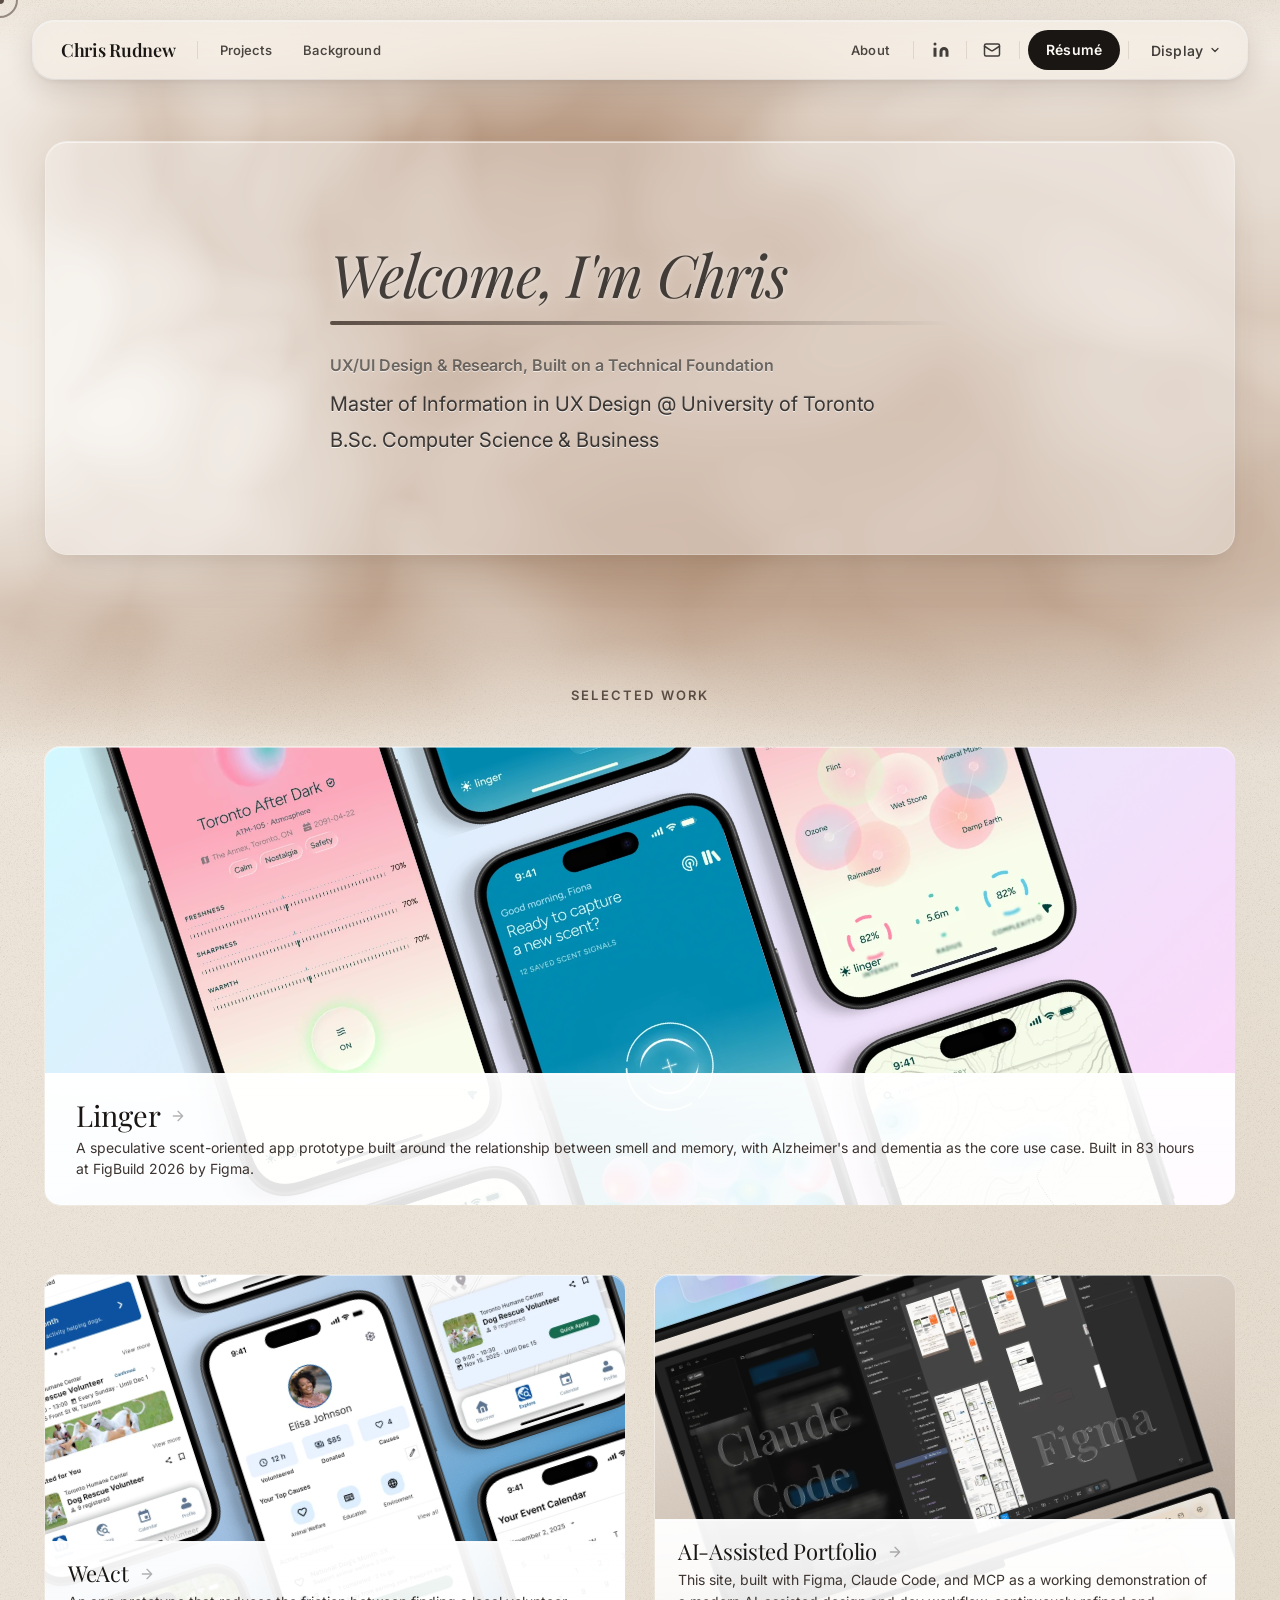
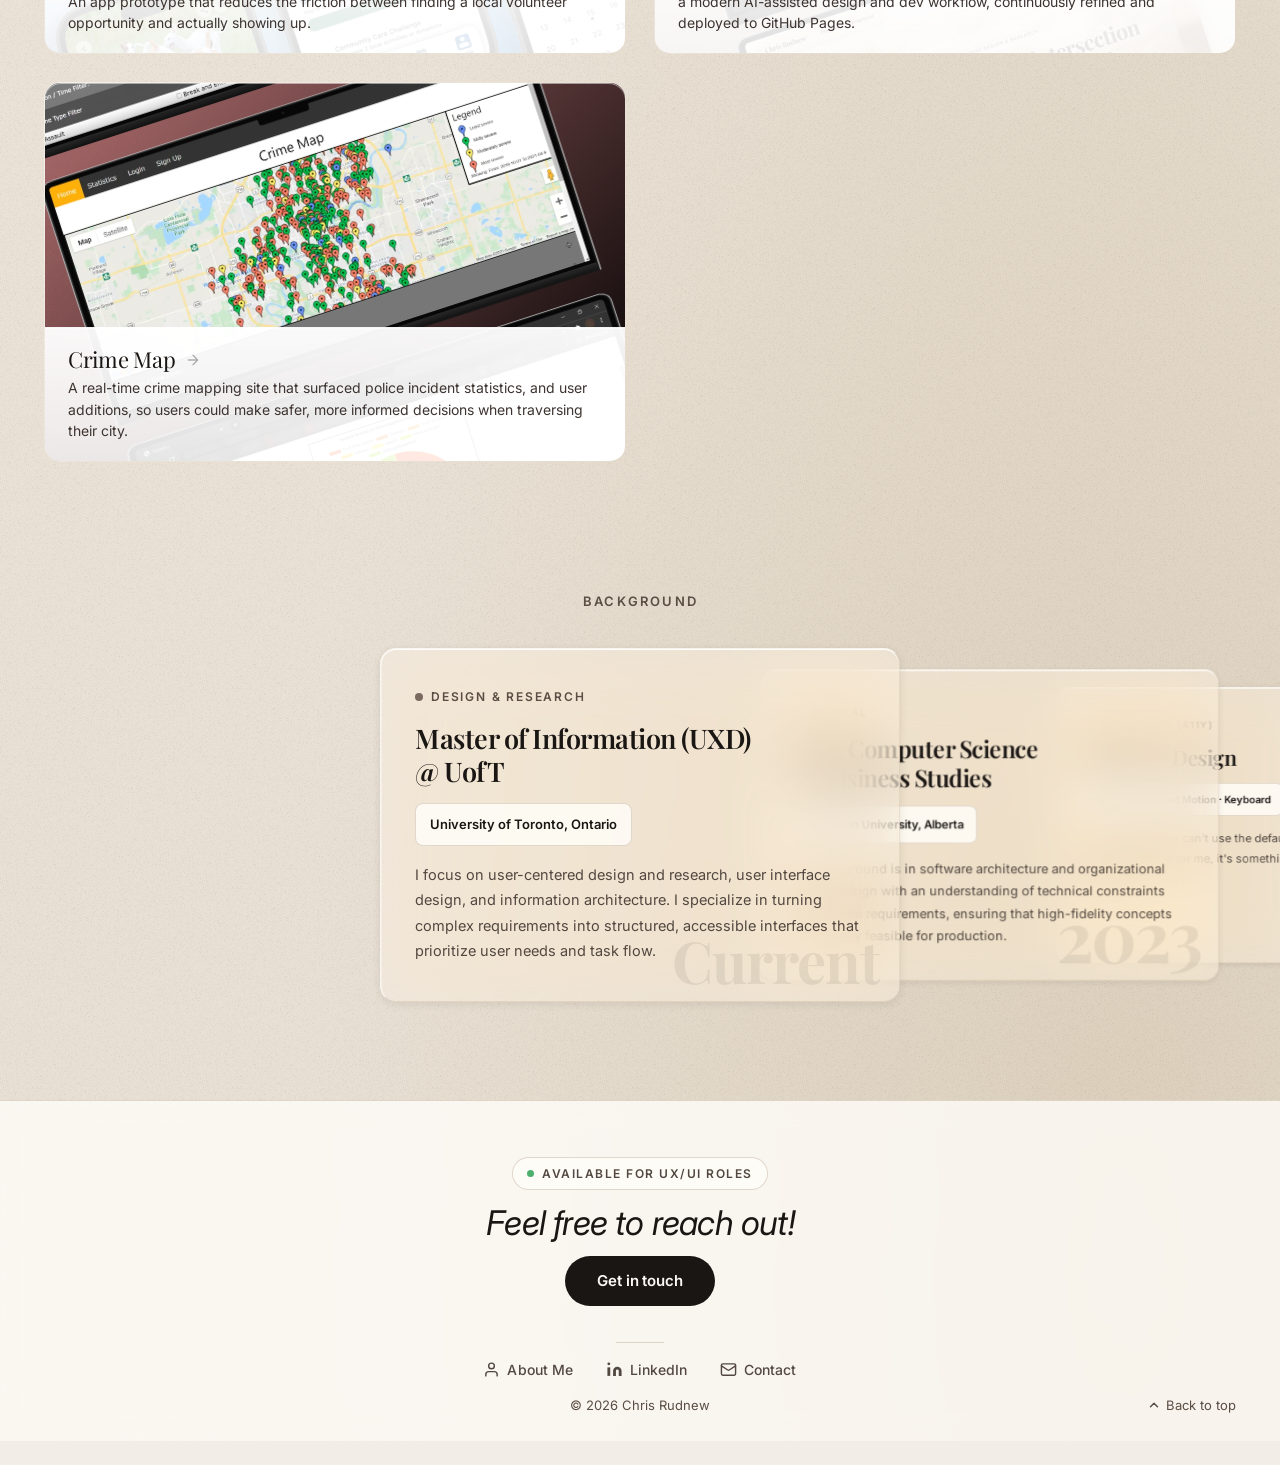
<file: index.html>
<!DOCTYPE html>
<html lang="en" data-theme="light" data-contrast="normal" data-motion="normal">
<head>
  <meta charset="UTF-8">
  <meta name="viewport" content="width=device-width, initial-scale=1.0, viewport-fit=cover">
  <title>Chris Rudnew's Portfolio</title>
  <link rel="icon" type="image/png" href="./assets/shared/favicon.png">
  <meta name="description" content="Designing at the intersection of users, systems, and business.">
  <meta name="google-site-verification" content="n-jHWmmI1K4nUezTJBax3T-KvuJLvNYayX3gX0C7y6M" />
  <link rel="preconnect" href="https://fonts.googleapis.com">
  <link rel="preconnect" href="https://fonts.gstatic.com" crossorigin>
  <link href="https://fonts.googleapis.com/css2?family=Playfair+Display:ital,wght@0,400;0,600;0,700;1,400&family=Inter:wght@400;500;600&display=swap" rel="stylesheet">
  <link rel="stylesheet" href="./style.css?v=171">
  <!-- Theme restore: runs before first paint to avoid flash; pageshow handles bfcache restores -->
  <script>(function(){function applyPrefs(){var t=localStorage.getItem('theme')||'light',c=localStorage.getItem('contrast')||'normal',m=localStorage.getItem('motion')||'normal';document.documentElement.setAttribute('data-theme',t);document.documentElement.setAttribute('data-contrast',c);document.documentElement.setAttribute('data-motion',m);}applyPrefs();var motionOn=(localStorage.getItem('motion')||'normal')!=='reduced'&&!window.matchMedia('(prefers-reduced-motion: reduce)').matches;if(motionOn){document.documentElement.classList.add('pre-anim');setTimeout(function(){document.documentElement.classList.remove('pre-anim');},1500);}window.addEventListener('pageshow',function(e){if(e.persisted)applyPrefs();});})();</script>
  <style>/* page-specific overrides (none currently) */</style>
</head>
<body data-page-tint="home">

  <!-- Skip to main content — keyboard / screen reader -->
  <a class="skip-link" href="#projects-heading">Skip to main content</a>

  <header-component></header-component>

  <!-- Hero atmospheric backdrop — full-bleed canvas, hero zone only -->
  <div class="hero-bg-zone" aria-hidden="true">
    <canvas class="liquid-canvas"></canvas>
  </div>

  <!-- ===== MAIN CONTENT ===== -->
  <main id="main-content">

    <!-- Hero -->
    <div class="hero-wrapper">
      <section class="hero" aria-labelledby="hero-heading">
        <div class="hero-text-backdrop">
          <div class="hero-sheen-follow" aria-hidden="true"></div>

          <!-- Hero body -->
          <div class="hero-body">

            <div class="hero-text-col">
              <h1 id="hero-heading">Welcome, I'm Chris<span class="underline-draw" aria-hidden="true"></span></h1>
              <div class="hero-meta">
                <p class="hero-tagline">UX/UI Design &amp; Research, Built on a Technical Foundation</p>
                <p class="hero-subtitle">
                  <span class="hero-credential">Master of Information in UX Design @ University of Toronto</span>
                  <span class="hero-credential">B.Sc. Computer Science &amp; Business</span>
                </p>
              </div>
            </div>

          </div>
        </div>
      </section>
    </div>


    <hr class="divider" aria-hidden="true">

    <!-- Projects -->
    <section id="projects" class="projects-section" aria-labelledby="projects-heading" data-nav-label="Projects">
      <h2 class="section-heading" id="projects-heading">Selected Work</h2>
      <!-- Linger (featured hero — full width) -->
      <article class="card card--feature card--linger" aria-label="Linger: Scent-Mapping Ecosystem">
        <a class="card-stretched-link" href="./linger" aria-label="View Linger case study"></a>
        <div class="card-image" aria-hidden="true">
          <img src="./assets/homepage/linger-phones.webp"
               alt="Linger app — phone screens showing the scent-mapping ecosystem">
          <div class="card-overlay" aria-hidden="true">
            <span class="card-overlay-date">2026</span>
            <div class="card-overlay-tags">
              <span class="card-overlay-tag">Speculative Design</span>
              <span class="card-overlay-tag">UX/UI Design</span>
              <span class="card-overlay-tag">Designathon</span>
              <span class="card-overlay-tag">Figma</span>
            </div>
          </div>
          <div class="card-glass-panel">
            <div class="card-glass-panel-text">
              <h3>Linger<svg class="card-arrow" viewBox="0 0 24 24" fill="none" stroke="currentColor" stroke-width="2" stroke-linecap="round" stroke-linejoin="round" aria-hidden="true" focusable="false"><path d="M5 12h14M12 5l7 7-7 7"/></svg></h3>
              <p>A speculative scent-oriented app prototype built around the relationship between smell and memory, with Alzheimer's and dementia as the core use case. Built in 83 hours at FigBuild 2026 by Figma.</p>
            </div>
          </div>
        </div>
      </article>

      <!-- MORE PROJECTS toggle + expandable section — preserved for future use
      <div class="more-toggle-wrap">
        <button class="more-toggle-btn" aria-expanded="false" aria-controls="more-projects" aria-label="Show more projects">
          <span class="more-toggle-label">MORE PROJECTS</span>
          <svg class="more-toggle-icon" width="14" height="14" viewBox="0 0 24 24" fill="none" stroke="currentColor" stroke-width="2.5" stroke-linecap="round" stroke-linejoin="round" aria-hidden="true" focusable="false"><path d="M6 9l6 6 6-6"/></svg>
        </button>
      </div>
      <div class="more-projects-wrap" id="more-projects" aria-hidden="true">
        <div class="more-projects-inner">
          <div class="cards cards--rows">
          </div>
        </div>
      </div>
      -->

      <div class="cards cards--grid" style="margin-top: 28px;">

        <!-- WeAct -->
        <article class="card card--feature card--weact" aria-label="WeAct: Reimagining Local Volunteering">
          <a class="card-stretched-link" href="/weact" aria-label="View WeAct case study"></a>
          <div class="card-image" aria-hidden="true">
            <img src="./assets/homepage/Homepage-WeAct.png"
                 alt="WeAct app — five iPhone screens showing the volunteer discovery and scheduling flow"
                 decoding="async">
            <div class="card-overlay" aria-hidden="true">
              <span class="card-overlay-date">2025</span>
              <div class="card-overlay-tags">
                <span class="card-overlay-tag">UX Research</span>
                <span class="card-overlay-tag">Prototyping</span>
                <span class="card-overlay-tag">Usability Testing</span>
              </div>
            </div>
            <div class="card-glass-panel">
              <div class="card-glass-panel-text">
                <h3>WeAct<svg class="card-arrow" viewBox="0 0 24 24" fill="none" stroke="currentColor" stroke-width="2" stroke-linecap="round" stroke-linejoin="round" aria-hidden="true" focusable="false"><path d="M5 12h14M12 5l7 7-7 7"/></svg></h3>
                <p>An app prototype that reduces the friction between finding a local volunteer opportunity and actually showing up.</p>
              </div>
            </div>
          </div>
        </article>

        <!-- AI-Assisted Portfolio -->
        <article class="card card--feature card--portfolio" aria-label="AI-Assisted Portfolio: This Site">
          <a class="card-stretched-link" href="./portfolio" aria-label="View AI-Assisted Portfolio case study"></a>
          <div class="card-image" aria-hidden="true">
            <img src="./assets/homepage/portfolio-phones.webp"
                 alt="AI-Assisted Portfolio — browser and phone screens showing the portfolio site"
                 decoding="async">
            <div class="card-overlay" aria-hidden="true">
              <span class="card-overlay-date">ONGOING</span>
              <div class="card-overlay-tags">
                <span class="card-overlay-tag">AI-Assisted Workflow</span>
                <span class="card-overlay-tag">UX/UI Design</span>
                <span class="card-overlay-tag">Accessibility</span>
                <span class="card-overlay-tag">Front-End Dev</span>
              </div>
            </div>
            <div class="card-glass-panel">
              <div class="card-glass-panel-text">
                <h3>AI-Assisted Portfolio<svg class="card-arrow" viewBox="0 0 24 24" fill="none" stroke="currentColor" stroke-width="2" stroke-linecap="round" stroke-linejoin="round" aria-hidden="true" focusable="false"><path d="M5 12h14M12 5l7 7-7 7"/></svg></h3>
                <p>This site, built with Figma, Claude Code, and MCP as a working demonstration of a modern AI-assisted design and dev workflow, continuously refined and deployed to GitHub Pages.</p>
              </div>
            </div>
          </div>
        </article>

        <!-- Crime Map -->
        <article class="card card--feature card--crimemap" aria-label="Crime Map: Undergraduate Capstone">
          <a class="card-stretched-link" href="./crimemap" aria-label="View Crime Map case study"></a>
          <div class="card-image" aria-hidden="true">
            <img src="./assets/homepage/crimemap-phones.webp"
                 alt="Crime Map website showing a map with incident markers and statistical overlays"
                 decoding="async">
            <div class="card-overlay" aria-hidden="true">
              <span class="card-overlay-date">2021</span>
              <div class="card-overlay-tags">
                <span class="card-overlay-tag">UI Design</span>
                <span class="card-overlay-tag">Data Visualization</span>
                <span class="card-overlay-tag">Front-End Dev</span>
              </div>
            </div>
            <div class="card-glass-panel">
              <div class="card-glass-panel-text">
                <h3>Crime Map<svg class="card-arrow" viewBox="0 0 24 24" fill="none" stroke="currentColor" stroke-width="2" stroke-linecap="round" stroke-linejoin="round" aria-hidden="true" focusable="false"><path d="M5 12h14M12 5l7 7-7 7"/></svg></h3>
                <p>A real-time crime mapping site that surfaced police incident statistics, and user additions, so users could make safer, more informed decisions when traversing their city.</p>
              </div>
            </div>
          </div>
        </article>

      </div><!-- /.cards.cards--grid -->

    </section>

    <hr class="divider" aria-hidden="true">

    <!-- Background / Bento Grid -->
    <section id="background" class="bento-section" aria-labelledby="background-heading" data-nav-label="Background">
      <h2 class="section-heading" id="background-heading">Background</h2>
      <div class="bento-grid-wrap">
      <div class="bento-grid">

        <article class="bento-card" aria-labelledby="bento-1-heading" data-num="Current">
          <header class="bento-header" aria-hidden="true">
            <span class="bento-pulse" aria-hidden="true"></span>
            <span class="bento-label">Design &amp; Research</span>
          </header>
          <h3 id="bento-1-heading">Master of Information (UXD)<br>@ UofT</h3>
          <div class="bento-logo-wrap">
            <span class="bento-logo-text">University of Toronto, Ontario</span>
          </div>
          <p>I focus on user-centered design and research, user interface design, and information architecture. I specialize in turning complex requirements into structured, accessible interfaces that prioritize user needs and task flow.</p>
        </article>

        <article class="bento-card" aria-labelledby="bento-2-heading" data-num="2023">
          <header class="bento-header" aria-hidden="true">
            <span class="bento-label">Technical</span>
          </header>
          <h3 id="bento-2-heading">B.Sc. Computer Science<br>&amp; Business Studies</h3>
          <div class="bento-logo-wrap">
            <span class="bento-logo-text">MacEwan University, Alberta</span>
          </div>
          <p>My background is in software architecture and organizational logic. I design with an understanding of technical constraints and system requirements, ensuring that high-fidelity concepts are actually feasible for production.</p>
        </article>

        <article class="bento-card" aria-labelledby="bento-3-heading" data-num="&">
          <header class="bento-header" aria-hidden="true">
            <span class="bento-label">Accessibility (A11y)</span>
          </header>
          <h3 id="bento-3-heading">Inclusive Design</h3>
          <div class="bento-logo-wrap">
            <span class="bento-logo-text">WCAG &middot; Reduced Motion &middot; Keyboard</span>
          </div>
          <p>I think about who can't use the default experience. Accessibility isn't a final pass for me, it's something I consider throughout my process.</p>
        </article>

      </div><!-- /.bento-grid -->
      </div><!-- /.bento-grid-wrap -->
      <p class="bento-nav-hint" aria-hidden="true"><kbd>&larr;</kbd> <kbd>&rarr;</kbd> or click and drag to browse</p>
    </section>

  </main>

  <footer-component></footer-component>

  <!-- Shared layout (header, footer, settings, cursor) -->
  <script src="./layout.js?v=32"></script>

  <!-- Bento card deck (desktop only) -->
  <script>(function(){
    var wrap = document.querySelector('.bento-grid-wrap');
    var cards = [].slice.call(document.querySelectorAll('.bento-card'));
    if (!wrap || cards.length < 2) return;
    if (!window.matchMedia('(hover:hover) and (pointer:fine)').matches) return;
    // Reduced-motion: skip deck entirely, show plain flex row.
    if (typeof motionOk === 'function' && !motionOk()) return;

    // Carousel: focused card centered, neighbors peek on either side.
    // Offsets are relative to the card's base (centered) position.
    var PEEK_X = 350;   // px offset for rel=±1 (near peek)
    var FAR_X  = 620;   // px offset for rel=±2 (far peek — still visible)

    function lp(a, b, t) { return a + (b - a) * t; }
    function clamp(v, lo, hi) { return v < lo ? lo : (v > hi ? hi : v); }

    function slotAt(rel) {
      var a = Math.abs(rel);
      var sign = rel < 0 ? -1 : 1;
      if (a >= 2) return [sign * FAR_X, 0.78, 0.40];
      if (a >= 1) {
        var t = a - 1; // 0..1
        return [sign * lp(PEEK_X, FAR_X, t), lp(0.88, 0.78, t), lp(0.65, 0.40, t)];
      }
      return [sign * lp(0, PEEK_X, a), lp(1, 0.88, a), lp(1, 0.65, a)];
    }

    function render(progress) {
      cards.forEach(function(card, i) {
        var rel = i - progress;
        var s = slotAt(rel);
        var zi = Math.round(100 - Math.abs(rel) * 10);
        card.style.transform = 'translateX(' + s[0] + 'px) scale(' + s[1] + ')';
        card.style.opacity = s[2];
        card.style.zIndex = zi;
      });
    }

    // Activate deck first so cards reflect deck width (420px), then measure
    // natural content height at that width — this is the correct tallest card.
    wrap.classList.add('bento-deck-active');

    // Measure with each card's height freed first — if a previous measurement
    // pinned a card short, that stale fixed height would cap offsetHeight and
    // the real (now-larger) content would be clipped instead of re-measured.
    function measureAndSetHeight() {
      cards.forEach(function(c) { c.style.height = 'auto'; });
      var maxH = Math.max.apply(null, cards.map(function(c) { return c.offsetHeight; }));
      wrap.style.height = (maxH + 10) + 'px';
      cards.forEach(function(c) { c.style.height = maxH + 'px'; });
    }
    measureAndSetHeight();
    // Re-measure once webfonts finish loading — Inter's metrics differ from
    // the fallback font, so the initial (pre-swap) height can be too short
    // and clip the card text against the bottom padding.
    if (document.fonts && document.fonts.ready) {
      document.fonts.ready.then(measureAndSetHeight);
    }

    var target = 0, current = 0, raf = null;
    function tick() {
      var diff = target - current;
      current += diff * 0.05;
      render(current);
      raf = Math.abs(diff) > 0.001 ? requestAnimationFrame(tick) : null;
    }

    // Wider dwell zones for the end cards so they focus easily; narrower
    // band for the middle card. Zones are ratios of wrap width and must sum to 1.
    // [c0-sticky, trans, c1-sticky, trans, c2-sticky]
    var ZONES = [0.25, 0.10, 0.30, 0.10, 0.25];
    var CUM = [0];
    for (var k = 0; k < ZONES.length; k++) CUM.push(CUM[k] + ZONES[k]);

    function mapX(x) {
      for (var j = 0; j < ZONES.length; j++) {
        if (x <= CUM[j + 1]) {
          if (j % 2 === 0) return j / 2;                    // sticky zone
          var f = (x - CUM[j]) / ZONES[j];                   // transition
          return (j - 1) / 2 + f;
        }
      }
      return cards.length - 1;
    }

    // Initial-landing guard: keep card 1 focused until user drifts past 60%.
    var armed = false;
    // Debounce mouseleave to prevent jitter when cursor grazes the wrap edge
    // or hovers over a card that's translated outside the wrap box.
    var leaveTimer = null;
    wrap.addEventListener('mousemove', function(e) {
      if (leaveTimer) { clearTimeout(leaveTimer); leaveTimer = null; }
      var r = wrap.getBoundingClientRect();
      // Use a fixed ±px range from the wrap centre so far-right cursor positions
      // outside the visible card area don't keep driving target changes.
      var HALF = 460; // half of interactive width in px
      var cx = r.left + r.width / 2;
      if (Math.abs(e.clientX - cx) > HALF) return; // outside deck — ignore
      var x = clamp((e.clientX - cx + HALF) / (HALF * 2), 0, 1);
      if (!armed) {
        if (x < 0.6) { target = 0; if (!raf) raf = requestAnimationFrame(tick); return; }
        armed = true;
      }
      target = mapX(x);
      if (!raf) raf = requestAnimationFrame(tick);
    });

    wrap.addEventListener('mouseleave', function() {
      leaveTimer = setTimeout(function() {
        leaveTimer = null;
        target = 0;
        armed = false;
        if (!raf) raf = requestAnimationFrame(tick);
      }, 120);
    });

    // Initial focus: card 1
    target = current = 0;
    render(current);
  })();</script>

  <!-- Bento card drag-to-scroll + arrow-key snap (reduced-motion mode only —
       cards aren't deck-animated then). Drag stops wherever the pointer is
       released; arrow keys still snap card-to-card, just without animation. -->
  <script>(function(){
    var wrap = document.querySelector('.bento-grid-wrap');
    if (!wrap) return;
    if (typeof motionOk === 'function' && motionOk()) return;

    wrap.setAttribute('tabindex', '0');
    wrap.addEventListener('keydown', function(e) {
      if (e.key !== 'ArrowLeft' && e.key !== 'ArrowRight') return;
      var cards = [].slice.call(wrap.querySelectorAll('.bento-card'));
      if (cards.length < 2) return;
      e.preventDefault();
      var step = cards[1].offsetLeft - cards[0].offsetLeft;
      var dir = e.key === 'ArrowRight' ? 1 : -1;
      var idx = Math.round(wrap.scrollLeft / step) + dir;
      idx = Math.max(0, Math.min(cards.length - 1, idx));
      wrap.scrollTo({ left: idx * step, behavior: 'auto' });
    });

    var isDown = false, startX = 0, startScroll = 0, moved = false;

    wrap.addEventListener('pointerdown', function(e) {
      if (e.pointerType === 'touch') return; // touch already scrolls natively
      isDown = true; moved = false;
      startX = e.clientX;
      startScroll = wrap.scrollLeft;
      wrap.classList.add('bento-dragging');
      wrap.setPointerCapture(e.pointerId);
    });

    wrap.addEventListener('pointermove', function(e) {
      if (!isDown) return;
      var dx = e.clientX - startX;
      if (Math.abs(dx) > 4) moved = true;
      wrap.scrollLeft = startScroll - dx;
    });

    function release(e) {
      if (!isDown) return;
      isDown = false;
      wrap.classList.remove('bento-dragging');
      if (e && e.pointerId != null && wrap.hasPointerCapture(e.pointerId)) {
        wrap.releasePointerCapture(e.pointerId);
      }
    }
    wrap.addEventListener('pointerup', release);
    wrap.addEventListener('pointercancel', release);

    // Suppress accidental text/card selection while dragging.
    wrap.addEventListener('click', function(e) {
      if (moved) { e.preventDefault(); e.stopPropagation(); }
    }, true);
  })();</script>

  <!-- Liquid wave WebGL animation
       GPU fragment shader port of the original CPU canvas algorithm — same
       fbm / domain-warp / palette pipeline, runs on the GPU at full resolution.
       Pauses when the tab is hidden or the canvas scrolls out of view. -->
  <script>
  (function () {
    const canvas = document.querySelector('.liquid-canvas');
    if (!canvas) return;
    const gl = canvas.getContext('webgl2', {
      alpha: false, antialias: false, premultipliedAlpha: false,
      powerPreference: 'low-power',
    });
    if (!gl) return; // graceful: page-tint covers absence on ancient browsers

    const VS = `#version 300 es
      in vec2 a_pos;
      void main() { gl_Position = vec4(a_pos, 0.0, 1.0); }
    `;

    /* Two background variants share the same hash→noise→fbm→palette pipeline:
         'liquid' — original domain-warped pools drifting in place.
         'smoke'  — sparse warm tendrils rising and dissipating upward
                    (coffee-steam concept; ties to the brown palette origin).
       Flip USE_SMOKE to switch between them so they can be compared 1:1. */
    const USE_SMOKE = true;

    const FS_COMMON = `#version 300 es
      precision highp float;
      precision highp int;
      uniform vec2 u_resolution;
      uniform float u_time;
      uniform vec2 u_seed;
      uniform sampler2D u_palette;
      out vec4 outColor;

      uint hashU(int ix, int iy) {
        uint x = uint(ix);
        uint y = uint(iy);
        uint h = x * 374761393u + y * 668265263u;
        h = (h ^ (h >> 13u)) * 1274126177u;
        return h ^ (h >> 16u);
      }
      float hash(int ix, int iy) {
        return float(hashU(ix, iy)) / 4294967295.0;
      }
      float noise(vec2 p) {
        vec2 ip = floor(p);
        vec2 fp = p - ip;
        vec2 u = fp * fp * (3.0 - 2.0 * fp);
        int ix = int(ip.x), iy = int(ip.y);
        float a = hash(ix,     iy);
        float b = hash(ix + 1, iy);
        float c = hash(ix,     iy + 1);
        float d = hash(ix + 1, iy + 1);
        return a + (b - a) * u.x + (c - a) * u.y + (a - b - c + d) * u.x * u.y;
      }
      float fbm(vec2 p) {
        return noise(p)       * 0.5000
             + noise(p * 2.1) * 0.2500
             + noise(p * 4.3) * 0.1250
             + noise(p * 8.7) * 0.0625;
      }
      float liquid(vec2 p, float t) {
        float a1 = t * 0.4;
        float a2 = t * 0.3 + 1.9;
        float q1x = fbm(p + vec2(cos(a1), sin(a1)) * 0.9);
        float q1y = fbm(p + vec2(cos(a2), sin(a2)) * 0.9 + vec2(5.2, 1.3));
        vec2 w = p + 2.8 * vec2(q1x, q1y);
        float q2x = fbm(w + vec2( sin(t * 0.25), -cos(t * 0.20)) * 0.6);
        float q2y = fbm(w + vec2(-cos(t * 0.22),  sin(t * 0.28)) * 0.6 + vec2(3.7, 7.1));
        return fbm(p + 2.4 * vec2(q2x, q2y));
      }

      /* Softened ridged fbm — folds each octave with 1-|2n-1| (avoids smooth
         rounded "liquid pool" shapes) but WITHOUT squaring the result, and
         blended 60/40 with plain fbm. Squaring (an earlier pass) collapsed the
         ridges into thin high-contrast filaments that read as veins/branches —
         real smoke has no hard edges anywhere, so this keeps the shape softer
         and fatter, closer to a blurred wisp than a drawn line. */
      float fbmRidge(vec2 p) {
        vec2 p0 = p;
        float s = 0.0, a = 0.5, w = 0.0;
        for (int i = 0; i < 4; i++) {
          float n = 1.0 - abs(2.0 * noise(p) - 1.0);
          s += a * n; w += a;
          p *= 2.0; a *= 0.5;
        }
        return mix(s / w, fbm(p0), 0.4);
      }

      /* Rising smoke: sample coords drift downward over time (features appear to
         rise), a domain-warp adds curl, and the field is read as ridged
         filaments stretched vertically. Returns raw 0..1 density. */
      float smoke(vec2 p, float t) {
        float sway = sin(t * 0.13 + p.y * 0.5) * 0.12;
        vec2 q = p + vec2(sway, -t * 0.50);
        float w1 = fbm(q * 0.90 + vec2(0.0,      -t * 0.42));
        float w2 = fbm(q * 0.90 + vec2(3.3, 1.7) - vec2(0.0,  t * 0.42));
        vec2 warped = q + 1.30 * vec2(w1 - 0.5, w2 - 0.5);
        /* Lower frequency than before — bigger, fatter wisps instead of fine
           stringy detail. */
        return fbmRidge(warped * vec2(0.95, 0.65));
      }
    `;

    const FS_MAIN_LIQUID = `
      void main() {
        vec2 uv = gl_FragCoord.xy / u_resolution;
        /* On portrait/mobile viewports, boost only the y frequency so swirl
           features stay wide (horizontal) rather than stretching vertically.
           x scale is untouched — desktop rendering is identical. */
        float aspect = u_resolution.x / u_resolution.y;
        float yBoost = max(1.0, 1.6 / aspect);
        vec2 p = uv * vec2(1.30, 1.00 * yBoost) + u_seed;
        float v = liquid(p, u_time);
        v = clamp(v, 0.0, 1.0);
        /* Soft compression toward the middle of the palette — keeps some
           range for visible swirl character while pulling the deepest darks
           and brightest creams in slightly. Lower bound lifted to reduce
           overall darkness. */
        v = 0.18 + v * 0.72;
        outColor = vec4(texture(u_palette, vec2(v, 0.5)).rgb, 1.0);
      }
    `;

    const FS_MAIN_SMOKE = `
      void main() {
        vec2 uv = gl_FragCoord.xy / u_resolution;
        float aspect = u_resolution.x / u_resolution.y;
        float yBoost = max(1.0, 1.6 / aspect);
        vec2 p = uv * vec2(1.45, 1.05 * yBoost) + u_seed;
        float d = smoke(p, u_time);
        /* Wide soft falloff — no hard edge anywhere, so wisps blur into the
           background gradually instead of reading as drawn lines. */
        d = smoothstep(0.30, 0.95, d);
        /* Soften only at the very top so the steam melts out under the header
           rather than cutting off. (uv.y: 0 bottom → 1 top.) The CSS gradient
           mask handles the bottom fade. */
        d *= smoothstep(1.04, 0.78, uv.y);
        /* Single-color alpha blend — cream base to ONE coffee-brown smoke tone.
           No palette texture here: that LUT has non-monotonic hue stops (tuned
           for the old liquid effect) and sampling smoke density through it is
           what produced the multi-tone "tie-dye" patchwork. A straight
           two-color mix guarantees one consistent tone throughout.
           bg matches --bg (#F6F2EC) exactly — no seam against the page.
           smokeCol keeps the blue channel from collapsing toward zero (that's
           what turns brown into mustard/yellow) — R > G > B with B still a
           healthy fraction of R, like a roasted coffee bean, not a dry tan.
           Pushed more saturated than the first pass: at the wide, soft falloff
           most of the visible smoke sits at mid-density, and a lightly-tinted
           color only reads as "brown" at full density — everywhere else it
           washes to a low-chroma greige, which is what was reading as cold. A
           richer base color holds its warmth through the blend, not just at
           the rare densest spot. */
        vec3 bg       = vec3(0.965, 0.949, 0.925);
        vec3 smokeCol = vec3(0.58, 0.40, 0.27);
        /* Cap max density short of 1.0 so the densest wisp stays translucent
           coffee-haze rather than a flat opaque patch (part of the "stark" feel). */
        vec3 col = mix(bg, smokeCol, d * 0.88);
        outColor = vec4(col, 1.0);
      }
    `;

    const FS = FS_COMMON + (USE_SMOKE ? FS_MAIN_SMOKE : FS_MAIN_LIQUID);

    function compile(type, src) {
      const s = gl.createShader(type);
      gl.shaderSource(s, src); gl.compileShader(s);
      if (!gl.getShaderParameter(s, gl.COMPILE_STATUS)) {
        console.error(gl.getShaderInfoLog(s)); return null;
      }
      return s;
    }
    const vs = compile(gl.VERTEX_SHADER, VS);
    const fs = compile(gl.FRAGMENT_SHADER, FS);
    if (!vs || !fs) return;
    const prog = gl.createProgram();
    gl.attachShader(prog, vs); gl.attachShader(prog, fs); gl.linkProgram(prog);
    if (!gl.getProgramParameter(prog, gl.LINK_STATUS)) {
      console.error(gl.getProgramInfoLog(prog)); return;
    }
    gl.useProgram(prog);

    /* Full-screen triangle pair */
    const vbo = gl.createBuffer();
    gl.bindBuffer(gl.ARRAY_BUFFER, vbo);
    gl.bufferData(gl.ARRAY_BUFFER, new Float32Array([
      -1, -1,  1, -1, -1,  1,
      -1,  1,  1, -1,  1,  1,
    ]), gl.STATIC_DRAW);
    const aPos = gl.getAttribLocation(prog, 'a_pos');
    gl.enableVertexAttribArray(aPos);
    gl.vertexAttribPointer(aPos, 2, gl.FLOAT, false, 0, 0);

    /* 13-stop palette uploaded as a 13×1 RGBA texture; LINEAR filtering
       gives smooth interpolation between stops automatically. */
    const PAL = new Uint8Array([
       62, 40, 22,255,  80, 54, 30,255, 100, 70, 42,255, 124, 90, 58,255,
      146,110, 76,255, 166,130, 96,255, 186,152,118,255, 208,178,148,255,
      226,204,178,255, 238,218,196,255, 244,230,212,255, 228,206,178,255,
      172,136,100,255,
    ]);
    const tex = gl.createTexture();
    gl.activeTexture(gl.TEXTURE0);
    gl.bindTexture(gl.TEXTURE_2D, tex);
    gl.texImage2D(gl.TEXTURE_2D, 0, gl.RGBA, 13, 1, 0, gl.RGBA, gl.UNSIGNED_BYTE, PAL);
    gl.texParameteri(gl.TEXTURE_2D, gl.TEXTURE_MIN_FILTER, gl.LINEAR);
    gl.texParameteri(gl.TEXTURE_2D, gl.TEXTURE_MAG_FILTER, gl.LINEAR);
    gl.texParameteri(gl.TEXTURE_2D, gl.TEXTURE_WRAP_S, gl.CLAMP_TO_EDGE);
    gl.texParameteri(gl.TEXTURE_2D, gl.TEXTURE_WRAP_T, gl.CLAMP_TO_EDGE);

    const uRes  = gl.getUniformLocation(prog, 'u_resolution');
    const uTime = gl.getUniformLocation(prog, 'u_time');
    const uSeed = gl.getUniformLocation(prog, 'u_seed');
    gl.uniform1i(gl.getUniformLocation(prog, 'u_palette'), 0);
    /* Fixed offset into the noise field — chosen so every page load starts
       from the same well-balanced configuration (no dominant pool, even
       light/dark spread). The animation drifts naturally from here. */
    gl.uniform2f(uSeed, 58.0, 41.0);

    /* DPR capped at 1.5: full-canvas-coverage on dense screens without
       paying for 4× the fragment work that 2× DPR would require. */
    function resize() {
      const dpr = Math.min(window.devicePixelRatio || 1, 1.5);
      const w = Math.max(1, Math.round(canvas.offsetWidth  * dpr));
      const h = Math.max(1, Math.round(canvas.offsetHeight * dpr));
      if (canvas.width !== w || canvas.height !== h) {
        canvas.width = w; canvas.height = h;
      }
      gl.viewport(0, 0, w, h);
      gl.uniform2f(uRes, w, h);
    }
    function render(t) {
      gl.uniform1f(uTime, t);
      gl.drawArrays(gl.TRIANGLES, 0, 6);
    }

    resize();

    /* Reduced motion: render a single static frame at t=0 (the animation's
       starting state) and stop. Re-render on resize to keep it sharp. */
    if (typeof motionOk === 'function' && !motionOk()) {
      render(0.0);
      new ResizeObserver(() => { resize(); render(0.0); }).observe(canvas);
      return;
    }

    /* Pause states — only run when the tab is foregrounded AND the canvas
       intersects the viewport. Eliminates background-tab CPU/GPU drain
       and stops painting when scrolled past the hero. */
    let _rafId = 0;
    let _running = false;
    let _visible = !document.hidden;
    let _inView = true;
    let _resizeNeeded = false;

    function tick(now) {
      if (!_running) { _rafId = 0; return; }
      /* Fold resize into the same frame as render — setting canvas.width
         clears the buffer, so a separate resize-then-wait-for-tick path
         leaves an empty frame that flashes during fast window resizes. */
      if (_resizeNeeded) { _resizeNeeded = false; resize(); }
      render(now * 0.00028);
      _rafId = requestAnimationFrame(tick);
    }
    function start() {
      if (_running) return;
      _running = true;
      _rafId = requestAnimationFrame(tick);
    }
    function stop() {
      _running = false;
      if (_rafId) cancelAnimationFrame(_rafId);
      _rafId = 0;
    }
    function update() {
      if (_visible && _inView) start(); else stop();
    }

    document.addEventListener('visibilitychange', () => {
      _visible = !document.hidden;
      update();
    });

    new IntersectionObserver(entries => {
      _inView = entries[0].isIntersecting;
      update();
    }, { rootMargin: '50px' }).observe(canvas);

    new ResizeObserver(() => {
      if (_running) {
        /* Defer to the next tick so resize + render happen in one frame */
        _resizeNeeded = true;
      } else {
        /* Paused — refresh inline so a paused-but-resized canvas isn't stretched */
        resize();
        render(performance.now() * 0.00028);
      }
    }).observe(canvas);

    canvas.addEventListener('webglcontextlost', e => { e.preventDefault(); stop(); });

    update();
  })();
  </script>

  <!-- MORE / LESS toggle -->
  <script>
  (function () {
    var btn  = document.querySelector('.more-toggle-btn');
    var wrap = document.getElementById('more-projects');
    var lbl  = btn && btn.querySelector('.more-toggle-label');
    if (!btn || !wrap) return;

    var closing = false;

    btn.addEventListener('click', function () {
      if (closing) return; // prevent double-click during close animation
      var isOpen = wrap.classList.contains('is-open');

      if (isOpen) {
        // Phase 1: fade + drop cards out
        closing = true;
        wrap.classList.add('is-closing');
        wrap.classList.remove('is-entering');
        setTimeout(function () {
          // Phase 2: collapse container, reset
          wrap.classList.remove('is-open', 'is-closing');
          btn.setAttribute('aria-expanded', 'false');
          wrap.setAttribute('aria-hidden', 'true');
          lbl.textContent = 'MORE PROJECTS';
          btn.setAttribute('aria-label', 'Show more projects');
          closing = false;
        }, 260);
      } else {
        // Phase 1: expand container
        wrap.classList.add('is-open');
        btn.setAttribute('aria-expanded', 'true');
        wrap.setAttribute('aria-hidden', 'false');
        lbl.textContent = 'LESS PROJECTS';
        btn.setAttribute('aria-label', 'Show fewer projects');
        // Phase 2: once container has started expanding, rise cards in
        setTimeout(function () {
          wrap.classList.add('is-entering');
        }, typeof motionOk === 'function' && !motionOk() ? 0 : 160);
      }
    });
  })();
  </script>

  <!-- GSAP + ScrollTrigger (locally bundled — no CDN round-trips) -->
  <script src="./assets/vendor/gsap.min.js"></script>
  <script src="./assets/vendor/ScrollTrigger.min.js"></script>
  <script src="./anim-io.js"></script>
  <script>
    gsap.registerPlugin(ScrollTrigger);
    /* Drop the FOUC pre-hide class before any tween reads computed styles —
       gsap.from() would otherwise record the hidden state as its destination. */
    document.documentElement.classList.remove('pre-anim');
    const mm = gsap.matchMedia();

    // Cursor pills (link/button labels) are bound site-wide in layout.js; project
    // cards get "← View" automatically via their stretched <a>. Nothing to do here.

    /* ==================== HERO ENTRANCE ==================== */
    function _runHeroEntrance() {
      if (!motionOk()) return;
      gsap.set('.hero-bg-zone', { opacity: 0 });
      gsap.set('.hero',         { opacity: 0, y: 60 });
      gsap.timeline({ defaults: { ease: 'power3.out' } })
        .to('.hero-bg-zone',       { opacity: 1, duration: 1.2, delay: 0.1 })
        .to('.hero',               { y: 0, opacity: 1, duration: 1 }, '<+0.1')
        .from('.hero h1',          { y: 36, opacity: 0, duration: 0.8 },  '-=0.30')
        .to('.underline-draw',     { width: '100%', duration: 0.9, ease: 'power2.inOut' }, '-=0.25')
        .from('.hero-tagline',     { y: 18, opacity: 0, duration: 0.55 }, '-=0.55')
        .from('.hero-subtitle',    { y: 24, opacity: 0, duration: 0.65 }, '-=0.40');
    }
    window._runHeroEntrance = _runHeroEntrance;
    _runHeroEntrance();

    /* ==================== DESKTOP SCROLL ANIMATIONS ==================== */
    /* Handled by anim-io.js (CSS @keyframes + IntersectionObserver).
       Zero per-frame JS — GPU-composited transform/opacity only. */


    /* ==================== HERO SHEEN + 3D TILT (cursor-reactive) ==================== */
    if (motionOk()) mm.add("(min-width: 800px) and (prefers-reduced-motion: no-preference)", () => {
      const backdrop = document.querySelector('.hero-text-backdrop');
      const sheen    = document.querySelector('.hero-sheen-follow');
      if (!backdrop || !sheen) return;

      const TILT_MAX = 2; // degrees
      gsap.set(backdrop, { transformPerspective: 1200, transformOrigin: '50% 50%' });
      const rxTo = gsap.quickTo(backdrop, 'rotationX', { duration: 0.7, ease: 'power3.out' });
      const ryTo = gsap.quickTo(backdrop, 'rotationY', { duration: 0.7, ease: 'power3.out' });

      const setSheenPos = (nx, ny) => {
        sheen.style.setProperty('--sx', (nx * 100) + '%');
        sheen.style.setProperty('--sy', (ny * 100) + '%');
      };
      function applyTilt(nx, ny) {
        ryTo((nx - 0.5) * 2 * TILT_MAX);
        rxTo((ny - 0.5) * -2 * TILT_MAX);
      }
      function onMove(e) {
        const r = backdrop.getBoundingClientRect();
        const nx = (e.clientX - r.left) / r.width;
        const ny = (e.clientY - r.top)  / r.height;
        setSheenPos(nx, ny);
        applyTilt(nx, ny);
      }
      function onEnter(e) {
        const r = backdrop.getBoundingClientRect();
        const nx = (e.clientX - r.left) / r.width;
        const ny = (e.clientY - r.top)  / r.height;
        setSheenPos(nx, ny);
        applyTilt(nx, ny);
        gsap.to(sheen, { opacity: 1, duration: 0.5, ease: 'power2.out' });
      }
      function onLeave() {
        gsap.to(sheen, { opacity: 0, duration: 0.7, ease: 'power3.out' });
        rxTo(0); ryTo(0);
      }
      backdrop.addEventListener('mousemove', onMove);
      backdrop.addEventListener('mouseenter', onEnter);
      backdrop.addEventListener('mouseleave', onLeave);
    });

    /* ==================== PHONE LOOP (shared) ==================== */
    (function() {
      [
        /* speed: duration multiplier on the desktop (widest) JS-computed loop
           duration only — tablet/mobile durations are fixed in CSS media
           queries and unaffected by this. <1 = faster, >1 = slower. */
        { selector: '.card--feature.card--weact .card-image', src: './assets/homepage/weact-phones.webp', speed: 0.90 },
        { selector: '.card--feature.card--linger .card-image', src: './assets/homepage/linger-phones.webp', speed: 1.15 },
        { selector: '.card--feature.card--crimemap .card-image', src: './assets/homepage/crimemap-phones.webp', speed: 1.0 },
        { selector: '.card--feature.card--portfolio .card-image', src: './assets/homepage/portfolio-phones.webp', speed: 1.0 }
      ].forEach(function(item) {
        const ci = document.querySelector(item.selector);
        if (!ci) return;
        const img = new Image();
        img.onload = function() {
          const tileH = Math.round(img.naturalHeight * (ci.clientWidth * 0.76 / img.naturalWidth)); // 0.76 = 38% bg-size × 2 (::after is double-width)
          ci.style.setProperty('--tile-h', tileH + 'px');
          ci.style.setProperty('--loop-dur', (tileH / 80 * item.speed).toFixed(2) + 's');
        };
        img.src = item.src;
      });
    })();


    /* ==================== HERO PARALLAX ==================== */
    if (motionOk()) mm.add("(min-width: 800px) and (prefers-reduced-motion: no-preference)", () => {
      // Animate the whole wrapper so canvas bg, section, and sheen all move together
      gsap.to('.hero-wrapper', {
        yPercent: -4, ease: 'none',
        scrollTrigger: { trigger: '.hero-wrapper', start: 'top top', end: 'bottom top', scrub: 1.5 }
      });
    }); // end mm.add desktop
  </script>

</body>
</html>
</file>
<file: style.css>
/* ============================================================
   CSS CUSTOM PROPERTIES
   All contrast ratios calculated against --bg (#FAF8F4)
   Targeting WCAG AAA (7:1 for normal text, 4.5:1 large text)
============================================================ */
:root {
  --bg:             #F6F2EC;
  --bg-secondary:   #EDE7DC;
  --surface:        rgba(255, 253, 249, 0.80);
  --surface-solid:  #FDFAF5;
  --border:         rgba(196, 180, 162, 0.52);
  --border-solid:   #C8B9A8;
  --border-hi:      rgba(255, 255, 255, 0.55);
  --text-primary:   #1A1614;   /* 16.8:1 ✓ AAA */
  --text-secondary: #524841;   /* 8.2:1  ✓ AAA */
  --text-muted:     #5A4D44;   /* 7.5:1  ✓ AAA */
  --accent-text:    #5C4E45;   /* 7.3:1  ✓ AAA */
  --accent:         #7B6A5F;
  --accent-btn-bg:  #4A3E38;
  --accent-light:   #E8DDD4;
  --accent-lighter: #F2EDE7;
  --shadow-sm:  0 2px 8px rgba(26,22,20,0.09);
  --shadow-md:  0 8px 28px rgba(26,22,20,0.13);
  --shadow-lg:  0 24px 56px rgba(26,22,20,0.17);
  --font-heading: 'Playfair Display', Georgia, serif;
  --font-body:    'Inter', system-ui, sans-serif;
  --radius-sm:  10px;
  --radius-md:  16px;
  --radius-lg:  22px;
  --ease: cubic-bezier(0.22, 1, 0.36, 1);
  --focus-color: #5C4E45;
  /* Header chips are fixed at top:20px, ~55px tall → bottom at ~75px.
     64px breathing room (matching main gap) = 139px. */
  --header-clearance: 140px;
}

/* ---- Dark mode ---- */
[data-theme="dark"] {
  --bg:             #17110E;
  --bg-secondary:   #211710;
  --surface:        rgba(36, 26, 22, 0.82);
  --surface-solid:  #2A1E18;
  --border:         rgba(123,106,95,0.22);
  --border-solid:   rgba(123,106,95,0.35);
  --border-hi:      rgba(255,255,255,0.08);
  --text-primary:   #F5F0EA;
  --text-secondary: #C9BCB2;
  --text-muted:     #A89A90;
  --accent-text:    #D4C5BC;
  --accent:         #C4B5AA;
  --accent-btn-bg:  #D4C5BC;
  --accent-light:   rgba(123,106,95,0.22);
  --accent-lighter: rgba(123,106,95,0.12);
  --shadow-sm:  0 2px 8px rgba(0,0,0,0.28);
  --shadow-md:  0 8px 28px rgba(0,0,0,0.32);
  --shadow-lg:  0 24px 56px rgba(0,0,0,0.44);
}

/* ---- High contrast ---- */
[data-contrast="high"] {
  --bg:             #FFFFFF;
  --bg-secondary:   #F5F5F5;
  --surface:        rgba(255,255,255,0.98);
  --surface-solid:  #FFFFFF;
  --border:         #1A1614;
  --border-solid:   #1A1614;
  --text-primary:   #000000;
  --text-secondary: #000000;
  --text-muted:     #111111;
  --accent-text:    #1A0A00;
  --accent:         #1A0A00;
  --accent-btn-bg:  #000000;
  --accent-light:   #E0E0E0;
  --accent-lighter: #F0F0F0;
  --focus-color:    #000000;
}

[data-theme="dark"][data-contrast="high"] {
  --bg:             #000000;
  --bg-secondary:   #0A0A0A;
  --surface:        rgba(0,0,0,0.98);
  --surface-solid:  #000000;
  --border:         #FFFFFF;
  --border-solid:   #FFFFFF;
  --text-primary:   #FFFFFF;
  --text-secondary: #EEEEEE;
  --text-muted:     #DDDDDD;
  --accent-text:    #FFD9CC;
  --accent:         #FFD9CC;
  --accent-btn-bg:  #FFD9CC;
  --accent-light:   #1A1A1A;
  --accent-lighter: #0D0D0D;
  --focus-color:    #FFFFFF;
}

/* ============================================================
   RESET & BASE
============================================================ */
*, *::before, *::after { margin: 0; padding: 0; box-sizing: border-box; }
html { scroll-behavior: smooth; } /* Native smooth scroll (Lenis removed). Reduced-motion overrides to auto below. */

body {
  font-family: var(--font-body);
  line-height: 1.6;
  scrollbar-gutter: stable;
  background-color: #F2EDE6;
  background-image:
    linear-gradient(rgba(242, 237, 230, 0.25), rgba(242, 237, 230, 0.25)),
    url('./assets/shared/background-noise.png'),
    radial-gradient(ellipse at 14% 8%,  #FAF5EE 0%, transparent 58%),
    radial-gradient(ellipse at 88% 94%, #E0D5C0 0%, transparent 52%);
  background-size: 100% 100%, 200px 200px, 100% 100%, 100% 100%;
  background-repeat: no-repeat, repeat, no-repeat, no-repeat;
  background-blend-mode: normal, multiply, normal, normal;
  color: var(--text-primary);
  overflow-x: hidden;
  transition: background 0.3s ease, color 0.3s ease;
}
[data-theme="dark"] body {
  background-color: #17110E;
  background-image:
    linear-gradient(rgba(23, 17, 14, 0.65), rgba(23, 17, 14, 0.65)),
    url('./assets/shared/background-noise.png'),
    radial-gradient(ellipse at 14% 8%,  rgba(40, 28, 16, 1) 0%, transparent 58%),
    radial-gradient(ellipse at 88% 94%, rgba(5,  2,  0,  1) 0%, transparent 52%);
  background-blend-mode: normal, multiply, normal, normal;
}

/* ============================================================
   FOCUS STATES — WCAG 2.4.11
============================================================ */
:focus { outline: none; }
:focus-visible {
  outline: 2px dashed var(--focus-color);
  outline-offset: 4px;
  border-radius: 3px;
}
.card:focus-visible,
.bento-card:focus-visible {
  outline: 2px dashed var(--focus-color);
  outline-offset: 4px;
  border-radius: var(--radius-md);
}
a:focus-visible,
button:focus-visible {
  outline: 2px dashed var(--focus-color);
  outline-offset: 4px;
  border-radius: 4px;
}

/* ============================================================
   SKIP LINK
============================================================ */
.skip-link {
  position: absolute; top: -100%; left: 16px;
  padding: 8px 16px;
  background: var(--text-primary); color: var(--bg);
  font-size: 14px; font-weight: 600;
  border-radius: 0 0 var(--radius-sm) var(--radius-sm);
  z-index: 9999; text-decoration: none;
  transition: top 0.2s ease;
}
.skip-link:focus { top: 0; }

/* ============================================================
   KEYFRAME ANIMATIONS
============================================================ */
@keyframes blobFloat1 {
  0%,100% { transform: translate(0,0) scale(1); }
  33%      { transform: translate(30px,-20px) scale(1.05); }
  66%      { transform: translate(-15px,15px) scale(0.97); }
}
@keyframes blobFloat2 {
  0%,100% { transform: translate(0,0) scale(1); }
  33%      { transform: translate(-25px,20px) scale(1.03); }
  66%      { transform: translate(20px,-10px) scale(0.95); }
}
@keyframes fadeIn    { from { opacity:0 } to { opacity:1 } }
@keyframes slideLeft { from { opacity:0; transform:translateX(-20px) } to { opacity:1; transform:translateX(0) } }


/* ============================================================
   CUSTOM CURSOR
============================================================ */
.cursor-dot {
  position: fixed; left: 0; top: 0;
  width: 8px; height: 8px;
  background: var(--accent-text); border-radius: 50%;
  pointer-events: none; z-index: 9999;
  will-change: transform;
  /* No transform transition — the dot tracks the pointer instantly (the 0.15s
     ease here was a hidden source of lag). */
}
.cursor-ring {
  position: fixed; left: 0; top: 0;
  width: 36px; height: 36px;
  /* Theme-adaptive + higher contrast so the ring stays trackable on every
     background (was hardcoded light-brown → invisible on dark). */
  border: 2px solid color-mix(in srgb, var(--accent-text) 60%, transparent);
  border-radius: 50%; pointer-events: none; z-index: 9998;
  will-change: transform;
  display: flex; align-items: center; justify-content: center;
  overflow: hidden; white-space: nowrap; box-sizing: border-box;
  transition: width 0.28s cubic-bezier(0.22,1,0.36,1),
              height 0.28s cubic-bezier(0.22,1,0.36,1),
              border-radius 0.28s cubic-bezier(0.22,1,0.36,1),
              border-color 0.3s ease,
              background-color 0.2s ease,
              padding 0.28s cubic-bezier(0.22,1,0.36,1);
}
.cursor-ring.hovering { width: 54px; height: 54px; border-color: var(--accent-text); }

/* Label pill — ring morphs into a small accent-filled pill on hover.
   Label colour is --bg, which auto-contrasts against the --accent-text fill
   in every theme (cream-on-brown light, dark-on-tan dark). */
.cursor-label {
  opacity: 0;
  font-family: var(--font-body, 'Inter', sans-serif);
  font-size: 12px; font-weight: 600; letter-spacing: 0.01em; line-height: 1;
  color: var(--bg);
  transition: opacity 0.16s ease;
}
.cursor-ring.is-label { background: var(--accent-text); border-color: transparent; }
.cursor-ring.is-label .cursor-label { opacity: 1; }
.cursor-ring.is-view { width: 88px; height: 30px; border-radius: 16px; padding: 0 14px; }
.cursor-ring.is-ext  { width: 46px; height: 30px; border-radius: 16px; padding: 0 12px; font-size: 14px; }

/* ============================================================
   HEADER — Glassmorphism
============================================================ */
/* Floating header:
   Nav pill anchors to the left, extras pill + cog anchor to the right.
   justify-content: space-between keeps them at opposite edges; the nav
   pill shrinks fluidly via clamp() on its internal spacing so the two
   pills never collide on mid-size laptop widths.
   Container is transparent and pointer-events:none so gaps don't
   block clicks; each floating chip re-enables pointer events. */
body > header {
  position: fixed; top: 20px; left: 0; right: 0;
  z-index: 100;
  display: flex;
  justify-content: center;
  align-items: center;
  padding: 0 32px;
  background: transparent;
  border: none;
  box-shadow: none;
  backdrop-filter: none;
  pointer-events: none;
  transition: transform 0.35s cubic-bezier(0.22,1,0.36,1);
}
body > header > * { pointer-events: auto; }
.header-spacer { display: none; }

/* ---- Shared glass treatment — nav pills, hamburger, settings cog ----
   Higher opacity + tighter bevel keeps text WCAG-readable over any
   underlying image (including dark card hero backgrounds).

   Page tint system: each page declares data-page-tint on <body>, setting
   --tint-color to a muted version of that page's background. A ::before
   pseudo-element carries the tint and fades in after the typewriter
   completes, gently shifting the glass toward the page's signature color. */
/* The unified bar carries the glass; inner controls are transparent.
   Brighter white frost (mirrors the project-card caption strips) so the bar
   reads as glass over the same-hue sand background instead of vanishing. */
nav.nav-pill {
  background-color: rgba(255, 255, 255, 0.60);
  backdrop-filter: blur(28px) saturate(1.4) brightness(1.08);
  -webkit-backdrop-filter: blur(28px) saturate(1.4) brightness(1.08);
  border: 1px solid rgba(255,255,255,0.65);
  box-shadow: inset 0 1px 0 rgba(255,255,255,0.80);
  position: relative;
}

/* Tint layer — sits above the glass, fades in via body.tint-filled */
nav.nav-pill::before {
  content: '';
  position: absolute;
  inset: 0;
  border-radius: inherit;
  background: var(--tint-color, transparent);
  opacity: 0;
  transition: opacity 700ms ease;
  pointer-events: none;
}
body.tint-filled nav.nav-pill::before {
  opacity: 1;
}

/* Shadow layer behind the backdrop-filter stacking context — prevents the
   drop shadow from compositing through the glass and causing flash/bleed. */
nav.nav-pill::after {
  content: '';
  position: absolute;
  inset: 0;
  border-radius: inherit;
  box-shadow:
    0 8px 28px rgba(62,40,22,0.16),
    0 2px 6px  rgba(62,40,22,0.08);
  z-index: -1;
  pointer-events: none;
}

/* Keep bar content above the tint layer */
nav.nav-pill > * {
  position: relative;
  z-index: 1;
}

[data-theme="dark"] nav.nav-pill {
  background-color: rgba(30,22,16,0.72);
  border-color: rgba(255,255,255,0.14);
  box-shadow: inset 0 1px 0 rgba(255,255,255,0.10);
}
[data-theme="dark"] nav.nav-pill::after {
  box-shadow:
    0 8px 28px rgba(0,0,0,0.35),
    0 2px 6px  rgba(0,0,0,0.20);
}
/* Reduced motion: snap to final state — no fade */
[data-motion="reduced"] nav.nav-pill::before {
  transition: none;
}
/* High contrast: remove the tint overlay entirely so the bar stays crisp */
[data-contrast="high"] nav.nav-pill::before {
  background: transparent;
}
@supports not (backdrop-filter: blur(1px)) {
  nav.nav-pill {
    background-color: var(--surface-solid);
  }
  nav.nav-pill::before {
    background: transparent;
  }
}


/* Per-page tint palette — a desaturated MID-TONE of each page's own --bg, so
   the header reads as "the page background, gently intensified" rather than a
   saturated brand wash. Low alpha keeps it glass, not paint. */
body[data-page-tint="home"]     { --tint-color: rgba(205, 186, 158, 0.20); } /* warm sand  (#F6F2EC) */
body[data-page-tint="about"]    { --tint-color: rgba(203, 184, 158, 0.20); } /* warm sand  (#F6F2EC) */
body[data-page-tint="linger"]   { --tint-color: rgba(150, 190, 222, 0.20); } /* pale sky   (#E8F4FD) */
body[data-page-tint="weact"]    { --tint-color: rgba(158, 182, 216, 0.22); } /* pale blue  (#EEF2F8) */
body[data-page-tint="crimemap"] { --tint-color: rgba(16, 19, 25, 0.48); }    /* cool black (#0F1115) */
body[data-page-tint="portfolio"]{ --tint-color: rgba(26, 27, 33, 0.42); }    /* near-black (#0D0D0D) */
/* Dark theme: sample the deepened dark --bg of each page, faint tint. */
[data-theme="dark"] body[data-page-tint="home"]     { --tint-color: rgba(150, 122, 92, 0.14); } /* warm brown (#17110E) */
[data-theme="dark"] body[data-page-tint="about"]    { --tint-color: rgba(150, 122, 92, 0.14); } /* warm brown (#17110E) */
[data-theme="dark"] body[data-page-tint="linger"]   { --tint-color: rgba(108, 138, 150, 0.14); } /* muted teal-grey */
[data-theme="dark"] body[data-page-tint="weact"]    { --tint-color: rgba(80, 110, 155, 0.16); }  /* navy (#080E1A) */
[data-theme="dark"] body[data-page-tint="crimemap"] { --tint-color: rgba(10, 11, 16, 0.52); }    /* cool black (#08090C) */
[data-theme="dark"] body[data-page-tint="portfolio"]{ --tint-color: rgba(24, 24, 30, 0.42); }     /* near-black (#0D0D0D) */

/* Unified bar — left-set: identity │ nav list, then utilities pushed to the
   far right via margin-left:auto. */
nav.nav-pill {
  display: flex;
  align-items: center;
  width: 100%;
  max-width: 1280px;
  height: 60px; box-sizing: border-box;
  padding: 0 12px 0 10px;
  /* Fixed value, NOT var(--radius-lg) — some pages (e.g. linger.css) redefine
     that token to 32px, which on a 60px bar reads as a full oval. The header is
     a global element and must look identical on every page. */
  border-radius: 22px;
  animation: fadeIn 0.6s ease both;
  animation-delay: 0.1s;
}
.nav-pill-left   { display: flex; align-items: center; }
.nav-pill-center { display: flex; align-items: center; gap: 2px; }
.nav-pill-right  { display: flex; align-items: center; gap: 4px; margin-left: auto; height: 100%; }
.nav-pill-social { display: inline-flex; align-items: center; gap: 2px; }

/* ---- Nav pill contents ----
   Wordmark (serif, heading-sized) | divider | section links with highlighter */
.nav-pill-name {
  font-family: var(--font-heading);
  font-weight: 600;
  font-size: clamp(18px, 1.4vw, 21px);
  letter-spacing: -0.3px;
  color: var(--text-primary);
  text-decoration: none;
  padding: 8px clamp(12px, 1.4vw, 18px); border-radius: 999px;
  transition: color 0.2s ease, background 0.2s ease;
  white-space: nowrap;
  position: relative; z-index: 2;
}
.nav-pill-name:hover { background: var(--accent-lighter); }
.nav-pill-name[aria-current="true"] { color: var(--text-primary); }

.nav-pill-divider--name {
  width: 1px; height: 20px;
  background: var(--border-solid);
  opacity: 0.45;
  margin: 0 clamp(3px, 0.5vw, 6px);
}

.nav-pill-sections {
  position: relative;
  display: flex; align-items: center; gap: 0;
  padding: 0 clamp(4px, 0.6vw, 8px) 0 2px;
}

.nav-pill-section {
  position: relative; z-index: 2;
  display: inline-flex; align-items: center;
  padding: 9px clamp(10px, 1.2vw, 16px); border-radius: 999px;
  text-decoration: none;
  color: var(--text-primary);
  font-family: var(--font-body);
  font-size: clamp(13px, 1vw, 14px); font-weight: 550; letter-spacing: 0.01em;
  white-space: nowrap;
  transition: color 0.2s ease;
  cursor: pointer;
  opacity: 0.78;
}
.nav-pill-section:hover { opacity: 1; }
.nav-pill-section[aria-current="true"] { opacity: 1; font-weight: 600; }

/* Sliding highlighter behind the active section link */
/* Sliding underline — echoes the hero's underline-draw motif. JS sets width +
   translateX; vertical placement is CSS. */
.nav-highlighter {
  position: absolute;
  left: 0; bottom: 6px;
  height: 2px;
  border-radius: 2px;
  background: var(--text-primary);
  opacity: 0;
  transform: translateX(0);
  transition: transform 0.4s cubic-bezier(0.22,1,0.36,1),
              width 0.4s cubic-bezier(0.22,1,0.36,1),
              opacity 0.2s ease;
  pointer-events: none;
  z-index: 1;
}
@media (prefers-reduced-motion: reduce) {
  .nav-highlighter { transition: opacity 0.15s ease; }
}

/* ---- About — a page link living in the center nav cluster. Styled to match
   the section links, but it's a real navigation (not scroll-spied), so its
   active state is a static underline rather than the sliding one. ---- */
.nav-pill-pagelink {
  position: relative;
  display: inline-flex; align-items: center;
  padding: 9px clamp(10px, 1.2vw, 16px);
  text-decoration: none;
  color: var(--text-primary);
  font-family: var(--font-body);
  font-size: clamp(13px, 1vw, 14px); font-weight: 550; letter-spacing: 0.01em;
  white-space: nowrap;
  opacity: 0.78;
  transition: opacity 0.2s ease;
}
.nav-pill-pagelink:hover { opacity: 1; }
.nav-pill-pagelink[aria-current="page"] { opacity: 1; font-weight: 600; }
.nav-pill-pagelink[aria-current="page"]::after {
  content: '';
  position: absolute; left: 12px; right: 12px; bottom: 6px;
  height: 2px; border-radius: 2px;
  background: var(--text-primary);
}

/* ---- Résumé — the single solid accent action. Inverts on theme (dark pill /
   cream text in light mode, and vice-versa) by reusing the CTA token pair. ---- */
.nav-pill-resume {
  display: inline-flex; align-items: center;
  padding: 9px 18px; border-radius: 9999px;
  background: var(--text-primary); color: var(--surface-solid);
  font-family: var(--font-body);
  font-size: 14px; font-weight: 600; letter-spacing: 0.01em;
  text-decoration: none; white-space: nowrap;
  transition: opacity 0.2s ease, transform 0.2s ease;
}
.nav-pill-resume:hover { opacity: 0.85; transform: translateY(-1px); }
.nav-pill-resume:active { transform: translateY(0); }

/* ---- Extras pill contents ----
   About keeps its label (internal page link needs a word).
   LinkedIn and Contact are icon-only — logos are universally legible,
   and aria-label on the anchor keeps screen-reader labelling intact. */
.extras-item {
  display: inline-flex; align-items: center; gap: 8px;
  padding: 9px 14px; border-radius: 999px;
  text-decoration: none;
  color: var(--text-primary);
  font-family: var(--font-body);
  font-size: 14px; font-weight: 550; letter-spacing: 0.01em;
  transition: background 0.2s ease, opacity 0.2s ease;
  white-space: nowrap;
  opacity: 0.82;
}
.extras-item svg { flex-shrink: 0; transition: transform 0.25s var(--ease); }
.extras-item:hover { background: rgba(255,255,255,0.35); opacity: 1; }
.extras-item:hover svg:first-of-type { transform: translateY(-1px); }
.extras-item[aria-current="page"] {
  background: var(--accent-light);
  opacity: 1;
  box-shadow: inset 0 1px 2px rgba(0,0,0,0.06);
}
[data-theme="dark"] .extras-item:hover { background: rgba(255,255,255,0.08); }

.extras-external {
  padding: 9px 11px;
  width: 38px; height: 38px; box-sizing: border-box;
  justify-content: center;
}
.extras-external .extras-label {
  position: absolute;
  width: 1px; height: 1px;
  padding: 0; margin: -1px;
  overflow: hidden; clip: rect(0,0,0,0);
  white-space: nowrap; border: 0;
}
.extras-external svg:first-of-type { width: 18px; height: 18px; }
.extras-arrow { display: none; }

.extras-divider {
  width: 1px; height: 18px;
  background: var(--border-solid);
  opacity: 0.45;
  margin: 0 4px;
}

/* Back-compat aliases for lingering generic divider refs */
.nav-pill-divider {
  width: 1px; height: 18px;
  background: var(--border-solid);
  opacity: 0.45;
  margin: 0 4px;
}

/* ---- Mobile hamburger (shown only on narrow viewports) ---- */
/* Glass treatment comes from the shared nav.nav-pill / .extras-pill group above */
.nav-menu-btn {
  display: none;
  width: 42px; height: 42px; border-radius: 50%;
  color: var(--text-primary);
  cursor: pointer;
  background: transparent; border: none;
  align-items: center; justify-content: center;
  transition: background 0.2s ease;
}
.nav-menu-btn:hover { background: rgba(255,255,255,0.35); }
[data-theme="dark"] .nav-menu-btn:hover { background: rgba(255,255,255,0.08); }

/* ---- Hamburger bars → × morph ---- */
.nav-menu-btn { flex-direction: column; gap: 4px; }
.burger-bar {
  display: block;
  width: 18px; height: 2px;
  background: currentColor;
  border-radius: 2px;
  transition: transform 0.32s cubic-bezier(0.4, 0, 0.2, 1),
              opacity   0.20s ease,
              width     0.32s cubic-bezier(0.4, 0, 0.2, 1);
  transform-origin: center;
}
.nav-menu-btn[aria-expanded="true"] .burger-bar:nth-child(1) { transform: translateY(6px) rotate(45deg); }
.nav-menu-btn[aria-expanded="true"] .burger-bar:nth-child(2) { opacity: 0; transform: scaleX(0); }
.nav-menu-btn[aria-expanded="true"] .burger-bar:nth-child(3) { transform: translateY(-6px) rotate(-45deg); }

/* ---- Mobile slide-down sheet ---- */
.nav-sheet { position: fixed; inset: 0; z-index: 200; }
.nav-sheet[hidden] { display: none; }
.nav-sheet-scrim {
  position: absolute; inset: 0;
  background: rgba(26,22,20,0.28);
  backdrop-filter: blur(6px);
  -webkit-backdrop-filter: blur(6px);
  opacity: 0; transition: opacity 0.22s ease;
}
.nav-sheet.is-open .nav-sheet-scrim { opacity: 1; }
.nav-sheet-panel {
  position: absolute; top: 0; left: 0; right: 0;
  background: rgba(243,232,215,0.68);
  backdrop-filter: blur(48px) saturate(1.6);
  -webkit-backdrop-filter: blur(48px) saturate(1.6);
  border-bottom: 1px solid rgba(255,255,255,0.65);
  border-radius: 0 0 24px 24px;
  box-shadow:
    inset 0 1px 0 rgba(255,255,255,0.80),
    0 24px 60px rgba(62,40,22,0.20),
    0 6px 16px rgba(62,40,22,0.10);
  padding: 76px 24px 28px;
  transform: translateY(-100%);
  transition: transform 0.34s cubic-bezier(0.22,1,0.36,1);
}
[data-theme="dark"] .nav-sheet-panel {
  background: rgba(22,16,12,0.72);
  border-color: rgba(255,255,255,0.12);
  box-shadow:
    inset 0 1px 0 rgba(255,255,255,0.08),
    0 24px 60px rgba(0,0,0,0.45),
    0 6px 16px rgba(0,0,0,0.28);
}
.nav-sheet.is-open .nav-sheet-panel { transform: translateY(0); }

/* Home link row at top of sheet */
.nav-sheet-home {
  display: flex; align-items: center; gap: 10px;
  padding: 10px 16px 18px;
  text-decoration: none;
  color: var(--text-primary);
  font-family: var(--font-heading);
  font-size: 18px; font-weight: 600; letter-spacing: -0.2px;
  border-bottom: 1px solid rgba(62,40,22,0.14);
  margin-bottom: 4px;
  opacity: 0.9;
}
[data-theme="dark"] .nav-sheet-home { border-color: rgba(255,255,255,0.10); }
.nav-sheet-home:hover { opacity: 1; }
.nav-sheet-home svg { flex-shrink: 0; opacity: 0.7; }

.nav-sheet-close {
  position: absolute; top: 16px; right: 16px;
  width: 40px; height: 40px; border-radius: 50%;
  background: rgba(243,232,215,0.62);
  backdrop-filter: blur(20px) saturate(1.3);
  -webkit-backdrop-filter: blur(20px) saturate(1.3);
  border: 1px solid rgba(255,255,255,0.55);
  box-shadow:
    inset 0 1px 0 rgba(255,255,255,0.72),
    0 4px 12px rgba(62,40,22,0.12);
  display: flex; align-items: center; justify-content: center;
  color: var(--text-primary); cursor: pointer;
}
[data-theme="dark"] .nav-sheet-close {
  background: rgba(30,22,16,0.68);
  border-color: rgba(255,255,255,0.12);
}
.nav-sheet-group {
  display: flex; flex-direction: column; gap: 2px;
  padding: 8px 0;
}
.nav-sheet-group + .nav-sheet-group {
  border-top: 1px solid rgba(62,40,22,0.12);
  margin-top: 8px; padding-top: 12px;
}
[data-theme="dark"] .nav-sheet-group + .nav-sheet-group {
  border-color: rgba(255,255,255,0.10);
}
.nav-sheet-link {
  display: flex; align-items: center; gap: 12px;
  padding: 13px 16px; border-radius: 12px;
  text-decoration: none;
  color: var(--text-primary);
  font-family: var(--font-body);
  font-size: 16px; font-weight: 500;
}
.nav-sheet-link:hover { background: rgba(255,255,255,0.38); }
[data-theme="dark"] .nav-sheet-link:hover { background: rgba(255,255,255,0.07); }
.nav-sheet-link[aria-current="true"],
.nav-sheet-link[aria-current="page"] {
  background: rgba(255,255,255,0.50);
  font-weight: 600;
}
[data-theme="dark"] .nav-sheet-link[aria-current="true"],
[data-theme="dark"] .nav-sheet-link[aria-current="page"] {
  background: rgba(255,255,255,0.10);
}
.nav-sheet-link svg { flex-shrink: 0; }

.nav-sheet-group-label {
  font-size: 11px; font-weight: 600; text-transform: uppercase;
  letter-spacing: 1.8px; color: var(--text-muted);
  padding: 0 16px 6px;
}
.nav-sheet-toggle[aria-checked="true"] {
  background: rgba(255,255,255,0.50);
  font-weight: 600;
}
[data-theme="dark"] .nav-sheet-toggle[aria-checked="true"] {
  background: rgba(255,255,255,0.10);
}

/* Display control — a ghost button inside the bar (no own glass shell).
   position:relative anchors the settings-bubbles dropdown. */
.settings-wrap {
  display: flex; align-items: center;
  position: relative;
  height: 100%;
}

.settings-btn {
  display: inline-flex; align-items: center; gap: 6px;
  padding: 9px 14px; border-radius: 999px;
  border: none; background: transparent;
  cursor: pointer;
  color: var(--text-primary);
  font-family: var(--font-body); font-size: 14px; font-weight: 550;
  letter-spacing: 0.01em; white-space: nowrap;
  transition: background 0.2s ease, color 0.2s ease;
  opacity: 0.82;
}
.settings-btn:hover,
.settings-wrap.is-open .settings-btn {
  background: rgba(255,255,255,0.35);
  opacity: 1;
}
[data-theme="dark"] .settings-btn:hover,
[data-theme="dark"] .settings-wrap.is-open .settings-btn {
  background: rgba(255,255,255,0.08);
}
.display-cog { display: none; }
.display-chevron { width: 12px; height: 12px; transition: transform 0.3s var(--ease); }
.settings-wrap.is-open .display-chevron { transform: rotate(180deg); }

.settings-bubbles {
  /* Full mode: a fixed-width panel right-aligned under the Display button,
     holding labeled toggle rows. (Collapsed mode reverts to a narrow centered
     column of icon circles — see the collapse blocks.) */
  position: absolute; top: 100%;
  right: 0; left: auto;
  width: 216px;
  display: flex; flex-direction: column;
  align-items: stretch; gap: 8px; padding-top: 12px;
  z-index: 1;
  /* Closed: the panel is still laid out below the button — must NOT capture
     hover, or the empty area where it will appear would trigger open. Only
     becomes interactive once open (so moving button→menu keeps it open). */
  pointer-events: none;
}
.settings-wrap.is-open .settings-bubbles {
  pointer-events: auto;
}

/* Full mode: each setting is a labeled row — icon · label · toggle switch.
   Glass treatment matches the header pills. (Collapse reverts to icon circle.) */
.settings-bubble {
  display: flex; align-items: center; gap: 10px;
  width: 100%; height: auto;
  padding: 9px 11px 9px 12px; border-radius: 12px;
  background: rgba(243, 232, 215, 0.62);
  backdrop-filter: blur(28px) saturate(1.35);
  -webkit-backdrop-filter: blur(28px) saturate(1.35);
  border: 1px solid rgba(255,255,255,0.55);
  box-shadow: inset 0 1px 0 rgba(255,255,255,0.72);
  cursor: pointer; color: var(--text-primary);
  position: relative;
  opacity: 0; transform: scale(0.96) translateY(-8px);
  transition: opacity 0.25s var(--ease), transform 0.3s var(--ease),
              background 0.2s ease, border-color 0.2s ease;
  pointer-events: none;
}
.settings-bubble-label {
  flex: 1; text-align: left;
  font-family: var(--font-body); font-size: 13px; font-weight: 500;
  letter-spacing: 0.01em; white-space: nowrap;
}
/* Toggle switch — track + sliding knob, greens on aria-checked */
.settings-toggle {
  flex-shrink: 0; position: relative;
  width: 34px; height: 20px; border-radius: 999px;
  background: var(--border-solid);
  transition: background 0.2s ease;
}
.settings-toggle-knob {
  position: absolute; top: 2px; left: 2px;
  width: 16px; height: 16px; border-radius: 50%;
  background: #fff; box-shadow: 0 1px 2px rgba(0,0,0,0.28);
  transition: transform 0.2s var(--ease);
}
.settings-bubble[aria-checked="true"] .settings-toggle      { background: #22c55e; }
.settings-bubble[aria-checked="true"] .settings-toggle-knob { transform: translateX(14px); }
[data-theme="dark"] .settings-bubble {
  background: rgba(30,22,16,0.68);
  border-color: rgba(255,255,255,0.12);
  box-shadow: inset 0 1px 0 rgba(255,255,255,0.10);
}
body.tint-filled .settings-bubble {
  background:
    linear-gradient(var(--tint-color, transparent), var(--tint-color, transparent)),
    rgba(243, 232, 215, 0.62);
}
[data-theme="dark"] body.tint-filled .settings-bubble {
  background:
    linear-gradient(var(--tint-color, transparent), var(--tint-color, transparent)),
    rgba(30,22,16,0.68);
}
.settings-bubble::after {
  content: '';
  position: absolute;
  inset: 0;
  border-radius: inherit;
  box-shadow:
    0 8px 28px rgba(62,40,22,0.16),
    0 2px 6px  rgba(62,40,22,0.08);
  z-index: -1;
  pointer-events: none;
}
[data-theme="dark"] .settings-bubble::after {
  box-shadow:
    0 8px 28px rgba(0,0,0,0.35),
    0 2px 6px  rgba(0,0,0,0.20);
}
.settings-bubble svg { width: 17px; height: 17px; flex-shrink: 0; }
/* Stagger only the entrance (opacity/transform) — keep background/border-color
   instant so a theme toggle recolours every row at once, not in sequence.
   Order matches the transition list: opacity, transform, background, border. */
.settings-bubble:nth-child(1) { transition-delay: 0.04s, 0.04s, 0s, 0s; }
.settings-bubble:nth-child(2) { transition-delay: 0.1s, 0.1s, 0s, 0s; }

.settings-wrap.is-open .settings-bubble {
  opacity: 1; transform: scale(1) translateY(0); pointer-events: auto;
}
/* Green ring in high contrast modes — strengthen ring, no glow needed */
[data-contrast="high"] .settings-bubble[aria-checked="true"],
[data-theme="dark"][data-contrast="high"] .settings-bubble[aria-checked="true"] {
  box-shadow:
    0 0 0 3px #22c55e;
  border-color: #22c55e;
}
/* OS-level forced colors (Windows high contrast) — use outline so it isn't stripped */
@media (forced-colors: active) {
  .settings-bubble[aria-checked="true"] {
    outline: 3px solid Highlight;
    forced-color-adjust: none;
  }
}
/* Tooltip + On/Off popout are only needed in collapsed (icon-only) mode —
   in full mode the visible label + toggle convey everything. */
.settings-bubble::before { display: none; }
.settings-state { display: none; }
.settings-bubble::before {
  content: attr(data-tooltip);
  position: absolute; right: calc(100% + 10px);
  top: 50%; transform: translateY(-50%) translateX(0);
  background: var(--text-primary); color: var(--bg);
  font-family: var(--font-body); font-size: 11px; font-weight: 600;
  white-space: nowrap; padding: 4px 9px; border-radius: 6px;
  opacity: 0; pointer-events: none;
  transition: opacity 0.15s ease, transform 0.18s ease;
}
.settings-bubble:hover::before { opacity: 1; }
/* Push tooltip label further left while state pill is visible */
.settings-bubble:has(.settings-state--visible)::before {
  transform: translateY(-50%) translateX(-54px);
}
/* Dark Mode row always shows the moon (represents the setting, not the action) */
.settings-bubble .icon-moon { display: block; }
.settings-bubble .icon-sun  { display: none; }

/* ---- Settings On/Off state pill ---- */
.settings-bubble { overflow: visible; }
.settings-state {
  position: absolute; right: calc(100% + 8px);
  background: var(--surface-solid); border: 1px solid var(--border);
  border-radius: 20px; padding: 2px 8px;
  font-family: var(--font-body); font-size: 11px; font-weight: 600;
  color: var(--text-secondary); white-space: nowrap; pointer-events: none;
  opacity: 0; visibility: hidden; transform: translateX(6px);
  transition: opacity 0.15s ease, transform 0.15s ease, visibility 0s linear 0.15s;
}
.settings-state--visible {
  opacity: 1; visibility: visible; transform: translateX(0);
  transition: opacity 0.15s ease, transform 0.15s ease, visibility 0s linear 0s;
}
.settings-state--exit {
  opacity: 0; transform: translateX(6px);
  transition: opacity 0.2s ease, transform 0.2s ease, visibility 0s linear 0.2s;
}

/* ---- Reduced motion ---- */
[data-motion="reduced"] *,
[data-motion="reduced"] *::before,
[data-motion="reduced"] *::after {
  animation: none !important;
  transition: none !important;
  transition-delay: 0s !important;
  scroll-behavior: auto !important;
}
/* Undo CSS pre-hides that GSAP would normally animate away */
[data-motion="reduced"] .hero-liquid-bg,
[data-motion="reduced"] .hero-glass-sheen,
[data-motion="reduced"] .hero,
[data-motion="reduced"] .hero-bg-zone,
[data-motion="reduced"] .case-hero { opacity: 1 !important; transform: none !important; }

/* === FOUC prevention: pre-hide GSAP reveal targets ===========================
   The inline applyPrefs script in each page's <head> adds .pre-anim to <html>
   when motion is enabled. Each page's GSAP script removes it as its first
   statement, before any tween reads the DOM. A safety timeout in applyPrefs
   clears it if GSAP fails to load (CDN down), so content can never be
   permanently invisible. Hero targets are hidden on all viewports; scroll
   reveals mirror GSAP's min-width:800px gate so mobile (where no scroll
   reveal runs) doesn't end up with stuck-invisible content. */
html.pre-anim .hero,
html.pre-anim .hero-bg-zone,
html.pre-anim .hero-liquid-bg,
html.pre-anim .hero-glass-sheen,
html.pre-anim .case-hero,
/* portfolio.html reveals these unconditionally (no min-width gate) */
html.pre-anim .pf-section,
html.pre-anim .pf-meta { opacity: 0; }
/* Reveal targets gated by `min-width: 800px` in each page's GSAP — mirror
   the gate here so mobile (where no scroll reveal runs) doesn't end up with
   stuck-invisible content if pre-anim's safety timeout doesn't fire in time. */
@media (min-width: 800px) {
  html.pre-anim .card,
  html.pre-anim .bento-card,
  html.pre-anim .section-heading,
  html.pre-anim .meta-item,
  html.pre-anim .overview-card,
  html.pre-anim .stat-card,
  html.pre-anim .process-pipeline-card,
  html.pre-anim .process-step,
  html.pre-anim .reflection-card,
  html.pre-anim .glass-gallery-pane,
  html.pre-anim .glass-tile,
  html.pre-anim .about-card,
  html.pre-anim .linger-showcase-row,
  html.pre-anim .case-showcase,
  html.pre-anim .proto-compare,
  html.pre-anim .content-row .text-col,
  html.pre-anim .content-row .image-col,
  html.pre-anim .content-full,
  html.pre-anim .section-eyebrow,
  html.pre-anim footer { opacity: 0; }
}

/* ============================================================
   IO ENTRANCE ANIMATIONS — replaces GSAP ScrollTrigger for
   all one-shot scroll reveals. GPU-composited (transform +
   opacity only) so they never block the main thread.
   Only active on desktop (mirrors the GSAP 800px gate).
============================================================ */
@keyframes io-fade-up {
  from { opacity: 0; transform: translateY(28px) scale(0.98); }
  to   { opacity: 1; transform: translateY(0) scale(1); }
}
@keyframes io-slide-left {
  from { opacity: 0; transform: translateX(-24px); }
  to   { opacity: 1; transform: translateX(0); }
}
@keyframes io-fade-in {
  from { opacity: 0; }
  to   { opacity: 1; }
}
@keyframes io-expand {
  from { transform: scaleX(0); }
  to   { transform: scaleX(1); }
}

/* Hidden states — applied by anim-io.js before elements reach the viewport */
@media (min-width: 800px) {
  .io-pending          { opacity: 0; transform: translateY(28px) scale(0.98); will-change: transform, opacity; }
  .io-pending-fade     { opacity: 0; will-change: opacity; }
  .io-pending-slide    { opacity: 0; transform: translateX(-24px); will-change: transform, opacity; }
  .io-pending-expand   { transform: scaleX(0); transform-origin: left center; opacity: 0; will-change: transform, opacity; }

  /* Revealed states */
  .io-pending.io-in          { animation: io-fade-up    0.72s cubic-bezier(0.22, 1, 0.36, 1) both; }
  .io-pending-fade.io-in     { animation: io-fade-in    0.70s cubic-bezier(0.22, 1, 0.36, 1) both; }
  .io-pending-slide.io-in    { animation: io-slide-left 0.60s cubic-bezier(0.22, 1, 0.36, 1) both; }
  .io-pending-expand.io-in   { animation: io-expand     1.00s cubic-bezier(0.65, 0, 0.35, 1) both; }
}

/* Under reduced motion: skip hidden state entirely */
@media (prefers-reduced-motion: reduce) {
  .io-pending, .io-pending-fade, .io-pending-slide, .io-pending-expand { opacity: 1 !important; transform: none !important; }
  .io-pending.io-in, .io-pending-fade.io-in, .io-pending-slide.io-in, .io-pending-expand.io-in { animation: none !important; }
}
[data-motion="reduced"] .io-pending,
[data-motion="reduced"] .io-pending-fade,
[data-motion="reduced"] .io-pending-slide,
[data-motion="reduced"] .io-pending-expand { opacity: 1 !important; transform: none !important; animation: none !important; }

/* Settings dropdown: under reduced motion, kill ALL transitions, animations,
   and transforms across the entire settings tree so nothing bounces, slides,
   or fades — elements just appear/disappear via opacity. */
[data-motion="reduced"] .settings-wrap,
[data-motion="reduced"] .settings-wrap *,
[data-motion="reduced"] .settings-wrap *::before,
[data-motion="reduced"] .settings-wrap *::after {
  transition: none !important;
  transition-delay: 0s !important;
  animation: none !important;
}
[data-motion="reduced"] .settings-bubble {
  transform: none !important;
}
/* Cursor ring also transitions size on hover — kill that too under reduced
   motion so cursor effects don't appear to drift. */
[data-motion="reduced"] .cursor-ring {
  transition: none !important;
}

/* ============================================================
   FOOTER
============================================================ */
footer {
  background: var(--surface-solid);
  background: var(--surface);
  backdrop-filter: blur(12px); -webkit-backdrop-filter: blur(12px);
  border-top: 1px solid var(--border);
  display: flex; flex-direction: column;
  align-items: center; gap: 16px;
  padding: 28px 44px; width: 100%;
  padding-bottom: max(28px, env(safe-area-inset-bottom));
  transition: background 0.3s ease;
}
.footer-links {
  display: flex; gap: 32px; align-items: center; flex-wrap: wrap; justify-content: center;
}
.footer-links a {
  display: flex; align-items: center; gap: 7px;
  font-size: 14px; font-weight: 500; letter-spacing: 0.01em;
  text-decoration: none; color: var(--text-secondary);
  transition: color 0.2s ease;
}
.footer-links a:hover { color: var(--text-primary); }
.footer-links a svg { width: 17px; height: 17px; transition: transform 0.2s ease; }
.footer-links a:hover svg { transform: translateY(-1px); }
.footer-bottom {
  position: relative; display: flex; align-items: center; width: 100%;
}
.footer-top-btn {
  display: flex; align-items: center; gap: 5px;
  background: none; border: none; cursor: pointer; padding: 0;
  font-size: 13px; color: var(--text-muted);
  transition: color 0.2s ease; margin-left: auto;
}
.footer-top-btn:hover { color: var(--text-primary); }

/* Footer CTA pre-section */
.footer-cta {
  display: flex; flex-direction: column; align-items: center;
  gap: 14px; padding: 28px 0 20px; text-align: center;
}
.footer-avail-chip {
  display: inline-flex; align-items: center; gap: 8px;
  font-size: 12px; font-weight: 600; text-transform: uppercase;
  letter-spacing: 1.5px; color: var(--text-secondary);
  background: var(--surface); border: 1px solid var(--border);
  border-radius: 9999px; padding: 6px 14px;
}
.footer-avail-dot {
  width: 7px; height: 7px; border-radius: 50%;
  background: #4caf6e;
  box-shadow: 0 0 0 0 rgba(76, 175, 110, 0.5);
  animation: availPulse 2.4s ease-in-out infinite;
}
@keyframes availPulse {
  0%, 100% { box-shadow: 0 0 0 0 rgba(76, 175, 110, 0.5); }
  50%       { box-shadow: 0 0 0 5px rgba(76, 175, 110, 0); }
}
[data-motion="reduced"] .footer-avail-dot { animation: none; }
[data-theme="dark"]     .footer-avail-dot,
[data-contrast="high"]  .footer-avail-dot { background: #4caf6e; }

/* About page status chip */
.about-status-chip {
  display: inline-flex; align-items: center; gap: 10px;
  font-size: 16px; line-height: 1.4;
  color: var(--text-secondary);
}
.about-status-dot {
  width: 9px; height: 9px; border-radius: 50%; flex-shrink: 0;
  background: #4caf6e;
  box-shadow: 0 0 0 0 rgba(76, 175, 110, 0.5);
  animation: aboutStatusPulse 2.4s ease-in-out infinite;
}
@keyframes aboutStatusPulse {
  0%, 100% { box-shadow: 0 0 0 0 rgba(76, 175, 110, 0.85); }
  50%       { box-shadow: 0 0 0 6px rgba(76, 175, 110, 0.1); }
}
[data-theme="dark"] .about-status-dot { background: #4caf6e; animation-name: aboutStatusPulse; }
[data-motion="reduced"] .about-status-dot { animation: none; }
[data-contrast="high"] .about-status-dot { animation: none; }
.footer-cta-text {
  font-family: var(--font-heading);
  font-size: clamp(24px, 3vw, 34px);
  font-weight: 400; font-style: italic; letter-spacing: -0.8px;
  color: var(--text-primary); margin: 0;
  line-height: 1.1;
}
.footer-cta-btn {
  display: inline-flex; align-items: center; gap: 8px;
  padding: 13px 32px; border-radius: 9999px;
  background: var(--text-primary); color: var(--surface-solid);
  font-size: 15px; font-weight: 600; letter-spacing: -0.1px;
  text-decoration: none;
  transition: opacity 0.2s ease, transform 0.2s ease;
}
.footer-cta-btn:hover { opacity: 0.82; transform: translateY(-2px); }
.footer-divider {
  width: 48px; height: 1px; background: var(--border);
  align-self: center;
}
.footer-colophon {
  display: block; font-size: 11px; color: var(--text-muted);
  letter-spacing: 0.3px; margin-top: 3px;
}
.footer-copyright {
  position: absolute; left: 50%; transform: translateX(-50%);
  text-align: center; white-space: nowrap;
  font-size: 13px; color: var(--text-muted);
  display: flex; flex-direction: column; align-items: center; gap: 2px;
}

/* ============================================================
   DIVIDER
============================================================ */
.divider {
  width: 200px; height: 1px;
  background: var(--border-solid); border: none; margin: 0;
}

/* ============================================================
   HOMEPAGE — MAIN
============================================================ */
main {
  display: flex; flex-direction: column; align-items: center;
  gap: 64px; padding: var(--header-clearance) 44px 88px;
}

/* ============================================================
   HOMEPAGE — HERO
============================================================ */
/* Hidden before GSAP initialises — prevents flash on first paint.
   will-change pre-composites effects (backdrop-filter, transforms) before reveal
   so they're fully computed when opacity animates in — no 1-2 frame blur delay. */
.hero-liquid-bg,
.hero-glass-sheen,
.hero,
.hero-bg-zone {              /* atmospheric bg zone — home + about */
  opacity: 0;
  will-change: transform, opacity;
}

.hero-wrapper {
  position: relative; width: 100%; max-width: 1212px;
  display: flex; justify-content: center;
}
.hero-wrapper::before, .hero-wrapper::after {
  content: ''; position: absolute; border-radius: 50%;
  z-index: 0; pointer-events: none;
}
.hero-wrapper::before {
  width: 340px; height: 340px;
  background: radial-gradient(circle, rgba(123,106,95,0.1) 0%, transparent 70%);
  top: -70px; left: -90px;
  animation: blobFloat1 12s ease-in-out infinite;
}
.hero-wrapper::after {
  width: 270px; height: 270px;
  background: radial-gradient(circle, rgba(232,221,212,0.3) 0%, transparent 70%);
  bottom: -50px; right: -50px;
  animation: blobFloat2 10s ease-in-out infinite;
}
.hero {
  position: relative; z-index: 1;
  perspective: 1200px;
  display: flex; flex-direction: column; align-items: center; gap: 28px;
  padding: 72px 80px; width: 100%;
  /* Nearly transparent — animation visible through most of the card */
  background: rgba(255, 255, 255, 0.10);
  backdrop-filter: none;
  -webkit-backdrop-filter: none;
  /* Transparent border — rim rendered by .hero-glass-sheen instead */
  border: 1px solid rgba(255, 255, 255, 0.45);
  border-radius: var(--radius-lg);
  /* Outer lift shadow gives the card a raised/dome feel */
  box-shadow:
    0 6px 40px rgba(90, 58, 18, 0.22),
    0 2px 10px rgba(90, 58, 18, 0.14),
    0 1px 0   rgba(255, 255, 255, 0.80);   /* very thin top lift line */
  transition: background 0.3s ease, border-color 0.3s ease;
}
[data-theme="dark"] .hero {
  background: rgba(36, 26, 22, 0.62);
  border-color: rgba(255, 255, 255, 0.10);
  box-shadow:
    0 6px 40px rgba(0, 0, 0, 0.40),
    0 2px 10px rgba(0, 0, 0, 0.28),
    0 1px 0   rgba(255, 255, 255, 0.08);
}

/* ---- Glass dome sheen overlay ---- */
/* Positioned above hero content (z-index 2 within hero-wrapper stacking ctx).
   Creates: top-dome highlight, diagonal light catch, and bright rim edges.   */
.hero-glass-sheen {
  position: absolute; inset: 0;
  border-radius: var(--radius-lg);
  pointer-events: none;
  z-index: 2;
  overflow: hidden;

  /* Dome gradient: bright arc at top-center fades to nothing — simulates
     light bouncing off the convex face of a raised glass surface           */
  background:
    radial-gradient(ellipse 90% 55% at 50% -5%,
      rgba(255, 255, 255, 0.45) 0%,
      rgba(255, 255, 255, 0.12) 45%,
      transparent 70%),
    /* Top-left diagonal light catch — as if angled studio light hits rim */
    linear-gradient(148deg,
      rgba(255, 255, 255, 0.22) 0%,
      transparent 38%),
    /* Bottom-right counter-reflection — subtle secondary light bounce */
    linear-gradient(328deg,
      rgba(255, 255, 255, 0.10) 0%,
      transparent 35%);

  /* Rim highlights — 4 edges, top brightest (light source above),
     sides medium, bottom dimmest — mimics curved glass catching rim light */
  box-shadow:
    inset 0   1.5px 0 rgba(255, 255, 255, 0.92),   /* top rim */
    inset 1.5px 0   0 rgba(255, 255, 255, 0.55),   /* left rim */
    inset -1.5px 0  0 rgba(255, 255, 255, 0.40),   /* right rim */
    inset 0  -1px   0 rgba(255, 255, 255, 0.22);   /* bottom rim */
}
[data-theme="dark"] .hero-glass-sheen {
  background:
    radial-gradient(ellipse 90% 55% at 50% -5%,
      rgba(255, 255, 255, 0.14) 0%,
      transparent 70%),
    linear-gradient(148deg, rgba(255,255,255,0.08) 0%, transparent 38%);
  box-shadow:
    inset 0   1.5px 0 rgba(255, 255, 255, 0.22),
    inset 1.5px 0   0 rgba(255, 255, 255, 0.12),
    inset -1.5px 0  0 rgba(255, 255, 255, 0.08),
    inset 0  -1px   0 rgba(255, 255, 255, 0.05);
}
/* ============================================================
   HERO — LIQUID WAVE BACKGROUND
============================================================ */
.hero-liquid-bg {
  position: absolute; inset: 0;
  border-radius: var(--radius-lg);
  overflow: hidden;
  z-index: 0; pointer-events: none;
}
.liquid-canvas {
  width: 100%; height: 100%;
  display: block;
}

/* Localized frost — only behind the text, not the whole card.
   This keeps the animation visible everywhere else while meeting AA contrast. */
.hero-text-backdrop {
  display: flex; flex-direction: column; align-items: center; gap: 28px;
  padding: 40px 48px;
  border-radius: 18px;
  width: 100%; box-sizing: border-box;
  background: rgba(255, 255, 255, 0.14);
  backdrop-filter: blur(18px) saturate(1.4) brightness(1.06);
  -webkit-backdrop-filter: blur(18px) saturate(1.4) brightness(1.06);
  border: 1px solid rgba(255, 255, 255, 0.20);
  position: relative; z-index: 1;
  overflow: hidden;
  box-shadow: inset 0 1px 0 rgba(255,255,255,0.55);
  will-change: transform, opacity;
}
/* Sheen — soft radial hotspot that tracks the cursor across the glass face. */
.hero-sheen-follow {
  position: absolute; inset: 0;
  border-radius: 18px;
  pointer-events: none;
  z-index: 2;
  opacity: 0;
  background: radial-gradient(circle 180px at var(--sx, 50%) var(--sy, 50%),
    rgba(255, 255, 255, 0.38) 0%,
    rgba(255, 255, 255, 0.14) 30%,
    transparent 60%);
  mix-blend-mode: screen;
  will-change: opacity, background-position;
}
[data-theme="dark"] .hero-sheen-follow {
  background: radial-gradient(circle 180px at var(--sx, 50%) var(--sy, 50%),
    rgba(255, 255, 255, 0.18) 0%,
    rgba(255, 255, 255, 0.06) 35%,
    transparent 60%);
}
.hero-text-backdrop > .about-status-chip,
.hero-text-backdrop > .about-status-chip-wrap,
.hero-text-backdrop > .hero-body,
.hero-text-backdrop > h1,
.hero-text-backdrop > .hero-subtitle {
  position: relative; z-index: 3;
}
[data-theme="dark"] .hero-text-backdrop {
  background: rgba(36, 26, 22, 0.48);
  border-color: rgba(255, 255, 255, 0.08);
  box-shadow: inset 0 1px 0 rgba(255,255,255,0.06);
}
@supports not (backdrop-filter: blur(1px)) {
  .hero-text-backdrop { background: rgba(255, 255, 255, 0.80); }
  [data-theme="dark"] .hero-text-backdrop { background: rgba(36, 26, 22, 0.88); }
}

/* ============================================================
   ATMOSPHERIC HERO BACKDROP — home + about pages
   Full-bleed canvas at page level (body sibling of header).
   .hero → transparent shell (perspective only).
   .hero-text-backdrop → sole visible frosted card.
   Gradient masks: 80px top fade (under floating pills),
   240px / 200px bottom fade (dissolves into page bg).
============================================================ */
body[data-page-tint="home"],
body[data-page-tint="about"] { position: relative; }

.hero-bg-zone {
  position: absolute; top: 0; left: 0; right: 0;
  z-index: 0; pointer-events: none; overflow: hidden;
}
.hero-bg-zone .liquid-canvas { width: 100%; height: 100%; display: block; }

/* Dark-mode tint — warms to cool/dark so the page actually feels dark */
.hero-bg-zone::after {
  content: ''; position: absolute; inset: 0;
  pointer-events: none; background: transparent;
  transition: background 0.4s;
}
[data-theme="dark"] .hero-bg-zone::after { background: rgba(8, 5, 3, 0.58); }

/* Main floats above the atmospheric backdrop */
body[data-page-tint="home"] main,
body[data-page-tint="about"] main { position: relative; z-index: 1; }

/* Outer .hero → transparent shell; keeps flex layout + perspective */
body[data-page-tint="home"] .hero,
body[data-page-tint="about"] .hero {
  padding: 0; background: transparent;
  border: 1px solid transparent; box-shadow: none; transition: none;
}
[data-theme="dark"] body[data-page-tint="home"] .hero,
[data-theme="dark"] body[data-page-tint="about"] .hero {
  background: transparent; border-color: transparent; box-shadow: none;
}

/* Wrapper blob decorations compete with atmospheric bg — suppress */
body[data-page-tint="home"] .hero-wrapper::before,
body[data-page-tint="home"] .hero-wrapper::after,
body[data-page-tint="about"] .hero-wrapper::before,
body[data-page-tint="about"] .hero-wrapper::after { display: none; }

/* HOME — bg zone height + gradient mask.
   Height sized so the fade completes around the divider below the hero card. */
body[data-page-tint="home"] .hero-bg-zone {
  height: clamp(740px, 84vh, 900px);
  -webkit-mask-image: linear-gradient(to bottom,
    transparent 0, rgba(0,0,0,1) 60px,
    rgba(0,0,0,1) calc(100% - 150px), transparent 100%);
          mask-image: linear-gradient(to bottom,
    transparent 0, rgba(0,0,0,1) 60px,
    rgba(0,0,0,1) calc(100% - 150px), transparent 100%);
}
/* HOME — frosted card adopts full outer-card padding + radius + stronger frost */
body[data-page-tint="home"] .hero-text-backdrop {
  padding: 64px 80px; gap: 28px; border-radius: var(--radius-lg);
  background: rgba(255, 255, 255, 0.34);
  /* Fake frost — none overrides the base .hero-text-backdrop blur on home */
  backdrop-filter: none;
  -webkit-backdrop-filter: none;
  justify-content: center;
  /* Middle ground — enough height to read as a deliberate, confident hero
     rather than a thin banner, without forcing dead air around the short
     copy. Projects still peek in below the fold on a standard viewport. */
  min-height: clamp(380px, 46vh, 460px);
  /* Slight elevation — the base rule has only an inset highlight, so the card
     sits visually flush with the page. A soft outer shadow gives it a touch
     of lift/authority without changing size, opacity, or adding content. */
  box-shadow:
    inset 0 1px 0 rgba(255,255,255,0.55),
    0 24px 48px -16px rgba(80, 55, 30, 0.16),
    0 8px 20px -8px rgba(80, 55, 30, 0.10);
}
[data-theme="dark"] body[data-page-tint="home"] .hero-text-backdrop {
  background: rgba(36, 26, 22, 0.42);
  box-shadow:
    inset 0 1px 0 rgba(255,255,255,0.08),
    0 24px 48px -16px rgba(0, 0, 0, 0.45),
    0 8px 20px -8px rgba(0, 0, 0, 0.30);
}

/* ABOUT — bg zone shorter (about hero has less content) */
body[data-page-tint="about"] .hero-bg-zone {
  height: clamp(540px, 72vh, 900px);
  -webkit-mask-image: linear-gradient(to bottom,
    transparent 0, rgba(0,0,0,1) 80px,
    rgba(0,0,0,1) calc(100% - 200px), transparent 100%);
          mask-image: linear-gradient(to bottom,
    transparent 0, rgba(0,0,0,1) 80px,
    rgba(0,0,0,1) calc(100% - 200px), transparent 100%);
}
/* ABOUT — same card padding/sizing as home so both hero cards match exactly.
   justify-content stays flex-start here (unlike home) — the status chip
   needs to sit pinned near the top while the h1+underline center in the
   leftover space below it (see .hero-body / h1 margin-auto rules below). */
body[data-page-tint="about"] .hero-text-backdrop {
  padding: 64px 80px; gap: 28px; border-radius: var(--radius-lg);
  background: rgba(255, 255, 255, 0.34);
  /* See-through frost — none overrides the base blur over the liquid canvas */
  backdrop-filter: none;
  -webkit-backdrop-filter: none;
  justify-content: flex-start;
  min-height: clamp(380px, 46vh, 460px);
}
[data-theme="dark"] body[data-page-tint="about"] .hero-text-backdrop {
  background: rgba(36, 26, 22, 0.42);
}

/* Tablet responsive */
@media (max-width: 1279px) {
  body[data-page-tint="home"] .hero  { padding: 0; }
  body[data-page-tint="home"] .hero-text-backdrop { padding: 56px 44px; }
  body[data-page-tint="about"] .hero { padding: 0; }
  body[data-page-tint="about"] .hero-text-backdrop { padding: 56px 44px; }
  body[data-page-tint="home"] .hero-bg-zone {
    height: clamp(740px, 84vh, 860px);
    -webkit-mask-image: linear-gradient(to bottom,
      transparent 0, rgba(0,0,0,1) 80px,
      rgba(0,0,0,1) calc(100% - 105px), transparent 100%);
              mask-image: linear-gradient(to bottom,
      transparent 0, rgba(0,0,0,1) 80px,
      rgba(0,0,0,1) calc(100% - 105px), transparent 100%);
  }
}
/* Mobile responsive */
@media (max-width: 799px) {
  body[data-page-tint="home"] .hero { padding: 0; }
  body[data-page-tint="home"] .hero-text-backdrop {
    padding: 48px 24px; gap: 20px; border-radius: var(--radius-lg);
    min-height: auto; /* remove desktop min-height on mobile */
    justify-content: flex-start;
  }
  body[data-page-tint="home"] .hero-text-col { gap: 20px; }
  body[data-page-tint="home"] .hero-text-col h1 {
    font-size: clamp(28px, 8vw, 38px);
  }
  body[data-page-tint="home"] .hero-bg-zone {
    height: clamp(580px, 80vh, 720px); /* extended so texture reaches the divider under the hero card */
    -webkit-mask-image: linear-gradient(to bottom,
      transparent 0, rgba(0,0,0,1) 60px,
      rgba(0,0,0,1) calc(100% - 80px), transparent 100%);
              mask-image: linear-gradient(to bottom,
      transparent 0, rgba(0,0,0,1) 60px,
      rgba(0,0,0,1) calc(100% - 80px), transparent 100%);
  }
  body[data-page-tint="about"] .hero { padding: 0; }
  body[data-page-tint="about"] .hero-text-backdrop {
    padding: 48px 24px; border-radius: var(--radius-lg);
    /* Generous min-height — the chip wraps to multiple lines at this width,
       so it needs real clearance above the centered h1 below it. */
    min-height: 340px;
    justify-content: flex-start;
  }
  body[data-page-tint="about"] .hero-text-col h1 {
    font-size: clamp(28px, 8vw, 38px);
  }
  body[data-page-tint="about"] .hero-text-backdrop > .about-status-chip-wrap {
    padding: 0 12px;
    top: 22%;
  }
  body[data-page-tint="about"] .about-status-chip-wrap .about-status-chip {
    font-size: 14px;
  }
  body[data-page-tint="about"] .hero-bg-zone {
    height: clamp(400px, 60vh, 580px);
    -webkit-mask-image: linear-gradient(to bottom,
      transparent 0, rgba(0,0,0,1) 60px,
      rgba(0,0,0,1) calc(100% - 120px), transparent 100%);
              mask-image: linear-gradient(to bottom,
      transparent 0, rgba(0,0,0,1) 60px,
      rgba(0,0,0,1) calc(100% - 120px), transparent 100%);
  }
}

.hero h1 {
  font-family: var(--font-heading);
  font-size: 66px; font-weight: 400; font-style: italic; line-height: 1.13;
  text-align: center;
  color: rgba(26, 22, 20, 0.80);
  letter-spacing: -0.02em; max-width: 880px;
  text-shadow:
    0  2px 0   rgba(255, 255, 255, 0.92),
    0 -1px 0   rgba(0,   0,   0,   0.18),
    1px 0  0   rgba(255, 255, 255, 0.35),
    0  2px 8px rgba(0,   0,   0,   0.06);
}
.hero h1 .highlight {
  color: var(--text-muted);
  text-shadow:
    0  2px 0   rgba(255, 255, 255, 0.92),
    0 -1px 0   rgba(0,   0,   0,   0.20),
    1px 0  0   rgba(255, 255, 255, 0.30),
    0  2px 8px rgba(0,   0,   0,   0.07);
}
.underline-draw {
  display: block; width: 0%;
  height: 4px; margin-top: 14px;
  background: linear-gradient(90deg, var(--text-muted), transparent);
  border-radius: 2px;
}
/* Each credential is its own line, not a single run-on sentence — the first
   clause alone (~535px at this font size) is already too long to share a
   line with a second clause inside a column narrow enough to stay readable,
   so a "single line + separator" layout would just relocate the orphan
   problem instead of solving it. Stacking sidesteps it entirely: no wrap
   point ever lands mid-clause regardless of viewport width. */
.hero-subtitle {
  display: flex; flex-direction: column;
  gap: 6px;
  font-family: var(--font-body);
  font-size: 19px; line-height: 1.5;
  text-align: left;
  color: rgba(26, 22, 20, 0.85);
  max-width: 760px;
  text-shadow:
    0  1px 0 rgba(255, 255, 255, 0.80),
    0 -1px 0 rgba(0,   0,   0,   0.12);
}
.hero-tagline {
  font-family: var(--font-body);
  font-size: 16px; font-weight: 600;
  text-align: left;
  color: rgba(26, 22, 20, 0.62);
  text-shadow: 0 1px 0 rgba(255, 255, 255, 0.65);
}

/* ---- Dark mode hero text ---- */
[data-theme="dark"] .hero h1,
[data-theme="dark"] .hero-wrapper .hero-text-backdrop h1 {
  color: rgba(245, 240, 234, 0.88);
  text-shadow: none;
}
[data-theme="dark"] .hero h1 .highlight {
  color: var(--text-muted);
  text-shadow: none;
}
[data-theme="dark"] .hero-subtitle {
  color: rgba(245, 240, 234, 0.85);
  text-shadow: none;
}
[data-theme="dark"] .hero-tagline {
  color: rgba(245, 240, 234, 0.58);
  text-shadow: none;
}

/* ============================================================
   HOMEPAGE HERO — TWO-COLUMN BODY
============================================================ */
body[data-page-tint="home"] .hero-body {
  display: grid;
  grid-template-columns: 1fr;
  gap: 52px;
  align-items: center;
  width: 100%;
}

/* Text column */
.hero-text-col {
  display: flex; flex-direction: column;
  align-items: center; gap: 28px;
}

/* Meta block — tagline + credentials, left-aligned. The h1 shares this same
   width + alignment (see override below) so both sit on one consistent
   left edge instead of the headline centering independently above a
   left-aligned block — that mismatch is what made the underline look
   disconnected from the text under it. */
.hero-meta {
  display: flex; flex-direction: column; gap: 10px;
  align-self: center;
  max-width: 620px;
  width: 100%;
}

/* Override centered defaults for home text column — left-aligned, same
   width as .hero-meta, so the underline (which tracks the h1 box width)
   starts at the same left edge as the credentials below it. */
body[data-page-tint="home"] .hero-text-col h1 {
  text-align: left;
  max-width: 620px;
  width: 100%;
  font-size: clamp(38px, 4.6vw, 64px);
}
body[data-page-tint="home"] .hero-text-col .hero-subtitle {
  max-width: none;
  font-size: 20px;
}

/* Tablet */
@media (max-width: 1279px) {
  body[data-page-tint="home"] .hero-body { gap: 36px; }
  body[data-page-tint="home"] .hero-text-col h1 {
    font-size: clamp(36px, 4.8vw, 60px);
  }
}

/* Mobile — tighten body gap */
@media (max-width: 799px) {
  body[data-page-tint="home"] .hero-body { gap: 24px; }
}

/* ============================================================
   ABOUT HERO — the h1 + underline center in the card's full height
   (top-edge-to-h1 gap == underline-to-bottom-edge gap). The status
   chip is taken out of that flow entirely and pinned independently,
   halfway between the card's top edge and the (now-centered) h1.
============================================================ */
body[data-page-tint="about"] .hero-text-backdrop > .about-status-chip-wrap {
  position: absolute;
  top: 25%; left: 0; right: 0;
  transform: translateY(-50%);
  padding: 0 80px;
  text-align: center;
}
body[data-page-tint="about"] .about-status-chip-wrap .about-status-chip {
  display: inline-flex;
  text-align: left;
}
body[data-page-tint="about"] .hero-body {
  display: grid;
  grid-template-columns: 1fr;
  width: 100%;
  flex: 1;
  min-height: 0;
}
body[data-page-tint="about"] .hero-text-col {
  height: 100%;
  justify-content: center;
}
body[data-page-tint="about"] .hero-text-col h1 {
  font-size: clamp(38px, 4.6vw, 64px);
}

/* Tablet */
@media (max-width: 1279px) {
  body[data-page-tint="about"] .hero-text-col h1 {
    font-size: clamp(36px, 4.8vw, 60px);
  }
}

/* ============================================================
   HOMEPAGE — SECTION HEADINGS
============================================================ */
.section-heading {
  font-family: var(--font-body);
  font-size: 13px; font-weight: 600;
  text-transform: uppercase; letter-spacing: 2.2px;
  color: var(--text-muted); text-align: center;
}

/* ============================================================
   HOMEPAGE — PROJECTS
============================================================ */
.projects-section {
  display: flex; flex-direction: column; align-items: center;
  gap: 40px; width: 100%;
}

/* ── MORE / LESS toggle ── */
.more-toggle-wrap {
  width: 100%; max-width: 1220px;
  display: flex; align-items: center; gap: 0;
}
.more-toggle-wrap::before,
.more-toggle-wrap::after {
  content: ''; flex: 1; height: 1px;
  background: var(--border);
}
.more-toggle-btn {
  display: flex; align-items: center; gap: 9px;
  flex-shrink: 0;
  padding: 9px 22px;
  margin: 0 18px;
  border: 1px solid var(--border);
  border-radius: 999px;
  background: transparent;
  font-family: var(--font-body);
  font-size: 12px; font-weight: 600;
  letter-spacing: 2.2px; text-transform: uppercase;
  color: var(--text-muted);
  cursor: pointer;
  transition: color 0.2s ease, border-color 0.2s ease, background 0.2s ease;
}
.more-toggle-btn:hover {
  color: var(--text-primary);
  border-color: var(--text-secondary);
  background: rgba(var(--surface-rgb, 255,255,255), 0.06);
}
.more-toggle-btn:focus-visible {
  outline: 2px solid var(--accent); outline-offset: 3px;
}
.more-toggle-icon {
  transition: transform 0.4s cubic-bezier(0.4, 0, 0.2, 1);
}
.more-toggle-btn[aria-expanded="true"] .more-toggle-icon {
  transform: rotate(180deg);
}

/* ── Expandable project section ── */
.more-projects-wrap {
  display: grid;
  grid-template-rows: 0fr;
  transition: grid-template-rows 0.6s cubic-bezier(0.4, 0, 0.2, 1);
  width: 100%; max-width: 1220px;
  contain: layout;
}
.more-projects-wrap.is-open {
  grid-template-rows: 1fr;
}
.more-projects-inner {
  overflow: hidden;
  min-height: 0;
}
.more-projects-inner .cards--rows {
  padding: 22px 10px 32px;
}

/* Cards start invisible — no transition so there's no flash on page load */
.more-projects-inner .card {
  opacity: 0;
  transform: translateY(28px);
  will-change: transform, opacity;
}
/* Phase: entering — container has started expanding, now cards rise in */
.more-projects-wrap.is-entering .more-projects-inner .card {
  opacity: 1;
  transform: translateY(0);
  transition: opacity 0.5s ease, transform 0.55s cubic-bezier(0.22, 1, 0.36, 1);
}
/* Phase: closing — cards fade + drop before container collapses */
.more-projects-wrap.is-closing .more-projects-inner .card {
  opacity: 0;
  transform: translateY(12px);
  transition: opacity 0.22s ease, transform 0.22s ease;
}
.cards {
  display: flex; flex-wrap: wrap; gap: 28px; justify-content: center; width: 100%; max-width: 1220px;
}
/* While scrolling, kill pointer-events site-wide so cursor sweeps can't fire
   :hover transitions mid-scroll (class set/cleared by layout.js). Restored
   120ms after scrolling stops. */
html.is-scrolling,
html.is-scrolling * { pointer-events: none !important; }

.card {
  display: flex; flex-direction: column;
  flex: 1 1 calc(33.333% - 20px); min-width: 0; max-width: 388px;
  position: relative;
  border-radius: var(--radius-md);
  background:
    linear-gradient(rgba(225, 212, 196, 0.38), rgba(225, 212, 196, 0.38)) padding-box,
    linear-gradient(135deg,
      rgba(255,255,255,0.52) 0%,
      rgba(255,255,255,0.14) 45%,
      rgba(255,255,255,0.04) 100%
    ) border-box;
  backdrop-filter: blur(8px) saturate(1.08);
  -webkit-backdrop-filter: blur(8px) saturate(1.08);
  box-shadow: inset 0 1px 0 rgba(255, 255, 255, 0.50);
  border: 1px solid transparent;
  overflow: hidden;
  transition: transform 0.4s var(--ease), box-shadow 0.4s var(--ease), border-color 0.3s ease;
  /* Pre-promote to GPU layer so the heavy blur/blend effects inside are ready
     before the reveal animation fires — avoids the cold-compositor lag spike. */
  will-change: transform, opacity;
}
[data-theme="dark"] .card {
  background:
    linear-gradient(rgba(30, 20, 14, 0.52), rgba(30, 20, 14, 0.52)) padding-box,
    linear-gradient(135deg,
      rgba(255,255,255,0.22) 0%,
      rgba(255,255,255,0.06) 45%,
      rgba(255,255,255,0.01) 100%
    ) border-box;
}
.card::before {
  content: '';
  position: absolute; inset: 0;
  border-radius: var(--radius-md);
  pointer-events: none; z-index: 2;
  background: transparent;
}
/* Single top rim — the only glass signature retained */
.card::after {
  content: '';
  position: absolute; inset: 0;
  border-radius: var(--radius-md);
  pointer-events: none; z-index: 10;
  box-shadow: inset 0 1px 0 rgba(255, 255, 255, 0.50);
}
.card:hover {
  transform: translateY(-8px);
  box-shadow:
    inset 0 1px 0 rgba(255, 255, 255, 0.55),
    0 4px 16px rgba(62, 40, 22, 0.07);
  border-color: rgba(255, 255, 255, 0.35);
}

/* Cards in vertical column — shadow capped so blur − offset ≤ 11px (half the 22px gap)
   prevents the outer shadow from bleeding into adjacent card regions */
.cards--rows .card {
  box-shadow: inset 0 1px 0 rgba(255, 255, 255, 0.60);
}
.cards--rows .card:hover {
  box-shadow:
    inset 0 1px 0 rgba(255, 255, 255, 0.55),
    0 4px 16px rgba(62, 40, 22, 0.07);
}

.card-image {
  position: relative; z-index: 3;
  width: 100%; aspect-ratio: 4 / 3;
  overflow: hidden;
  background: #fff;
}
.card-image img {
  width: 100%; height: 100%; object-fit: cover;
  object-position: top center;
  transition: transform 0.55s var(--ease), filter 0.55s ease;
}

/* Card text sits above the ::before sheen layer */
.card-text { position: relative; z-index: 3; }

/* WeAct feature card — gradient bg, phones loop, noise */
.card--feature.card--weact .card-image {
  background: linear-gradient(135deg, #E8F2FF 0%, #0D52A0 100%);
  --tile-h: 1182px;
  overflow: hidden;
}
.card--feature.card--weact .card-image img {
  opacity: 0; pointer-events: none;
}
/* Phones: repeat-y loop layer — oversized 2× so rotation never exposes corners */
.card--feature.card--weact .card-image::after {
  content: '';
  position: absolute; inset: -50%; z-index: 2;
  background-image: url('./assets/homepage/weact-phones.webp');
  background-repeat: repeat-y;
  background-size: 927px 1182px;
  background-position: center 0;
  transform: rotate(-18deg);
  animation: weact-phones var(--loop-dur, 20s) linear infinite;
  animation-play-state: paused;
}
.card--feature.card--weact:hover .card-image::after {
  animation-play-state: running;
}
/* Noise: mono grain layer over phones */
.card--feature.card--weact .card-image::before {
  content: '';
  position: absolute; inset: 0; z-index: 1;
  pointer-events: none;
  background-image: url('./assets/homepage/weact-noise.webp');
  background-size: cover;
  background-position: center center;
  background-repeat: no-repeat;
  opacity: 0.33;
  mix-blend-mode: overlay;
}
/* Layer order: gradient (bg) → noise (::before, z1) → phones (::after, z2) → overlay (z3) */
.card--feature .card-overlay { z-index: 3; }
@keyframes weact-phones {
  from { background-position: center 0px }
  to   { background-position: center calc(-1 * var(--tile-h)) }
}
@media (prefers-reduced-motion: reduce) {
  .card--feature.card--weact .card-image::after,
  .card--feature.card--linger .card-image::after,
  .card--feature.card--crimemap .card-image::after { animation: none; }
}

/* Linger phone loop */
.card--feature.card--linger .card-image {
  background: linear-gradient(135deg, #C2F6FE 0%, #FEC7F8 100%);
  --tile-h: 1182px;
  overflow: hidden;
}
.card--feature.card--linger .card-image img {
  opacity: 0; pointer-events: none;
}
.card--feature.card--linger .card-image::after {
  content: '';
  position: absolute; inset: -50%; z-index: 2;
  background-image: url('./assets/homepage/linger-phones.webp');
  background-repeat: repeat-y;
  background-size: 927px 1182px;
  background-position: center 0;
  transform: rotate(-18deg);
  animation: weact-phones var(--loop-dur, 20s) linear infinite;
  animation-play-state: paused;
}
.card--feature.card--linger:hover .card-image::after {
  animation-play-state: running;
}
.card--feature.card--linger .card-image::before {
  content: '';
  position: absolute; inset: 0; z-index: 1;
  pointer-events: none;
  background-image: url('./assets/homepage/linger-noise.webp');
  background-size: cover;
  background-position: center center;
  background-repeat: no-repeat;
  opacity: 0.33;
  mix-blend-mode: overlay;
}

/* Crime Map phone loop */
.card--feature.card--crimemap .card-image {
  background: linear-gradient(135deg, #90595A 0%, #000000 100%);
  --tile-h: 1512px;
  overflow: hidden;
}
.card--feature.card--crimemap .card-image img {
  opacity: 0; pointer-events: none;
}
.card--feature.card--crimemap .card-image::after {
  content: '';
  position: absolute; inset: -50%; z-index: 2;
  background-image: url('./assets/homepage/crimemap-phones.webp');
  background-repeat: repeat-y;
  background-size: 927px 1512px;
  background-position: center 0;
  transform: rotate(-18deg);
  animation: weact-phones var(--loop-dur, 20s) linear infinite;
  animation-play-state: paused;
}
.card--feature.card--crimemap:hover .card-image::after {
  animation-play-state: running;
}
.card--feature.card--crimemap .card-image::before {
  content: '';
  position: absolute; inset: 0; z-index: 1;
  pointer-events: none;
  background-image: url('./assets/homepage/crimemap-noise.webp');
  background-size: cover;
  background-position: center center;
  background-repeat: no-repeat;
  opacity: 0.33;
  mix-blend-mode: overlay;
}

/* Portfolio card — warm cream-to-tan gradient matching site palette, phone loop, crimemap noise */
.card--feature.card--portfolio .card-image {
  background: linear-gradient(160deg, #EDE6DC 0%, #C2B0A0 50%, #8A7868 100%);
  --tile-h: 1512px;
  overflow: hidden;
}
.card--feature.card--portfolio .card-image img {
  opacity: 0; pointer-events: none;
}
.card--feature.card--portfolio .card-image::after {
  content: '';
  position: absolute; inset: -50%; z-index: 2;
  background-image: url('./assets/homepage/portfolio-phones.webp');
  background-repeat: repeat-y;
  background-size: 927px 1512px;
  background-position: center 0;
  transform: rotate(-18deg);
  animation: weact-phones var(--loop-dur, 20s) linear infinite;
  animation-play-state: paused;
}
.card--feature.card--portfolio:hover .card-image::after {
  animation-play-state: running;
}
.card--feature.card--portfolio .card-image::before {
  content: '';
  position: absolute; inset: 0; z-index: 1;
  pointer-events: none;
  background-image: url('./assets/homepage/crimemap-noise.webp');
  background-size: cover;
  background-position: center center;
  background-repeat: no-repeat;
  opacity: 0.33;
  mix-blend-mode: overlay;
}

/* Grid cards — per-image scaled sprites; tile heights are exact integers computed
   from each asset's native ratio to avoid subpixel seam flicker at loop boundary. */
.cards--grid .card--feature.card--weact .card-image::after,
.cards--grid .card--feature.card--linger .card-image::after {
  background-size: 680px 868px;
  --tile-h: 868px;
  animation-duration: 26s;
  will-change: background-position;
}
.cards--grid .card--feature.card--crimemap .card-image::after,
.cards--grid .card--feature.card--portfolio .card-image::after {
  background-size: 680px 1109px;
  --tile-h: 1109px;
  animation-duration: 26s;
  will-change: background-position;
}

.card:hover .card-image img {
  transform: scale(1.05);
}
.card-overlay {
  position: absolute; inset: 0;
  display: flex; flex-direction: column;
  justify-content: flex-end; padding: 22px;
  background: linear-gradient(to top,
    rgba(20,14,10,0.92) 0%,
    rgba(20,14,10,0.55) 50%,
    rgba(20,14,10,0.20) 80%,
    transparent 100%);
  opacity: 0; transition: opacity 0.4s ease;
  overflow: hidden;
}
.card:hover .card-overlay { opacity: 1; }
.card-overlay-tags { display: flex; flex-wrap: wrap; gap: 6px; margin-bottom: 10px; }
.card-overlay-tag {
  font-size: 11px; font-weight: 600;
  text-transform: uppercase; letter-spacing: 0.5px;
  color: #F2EDE7;
  background: rgba(0, 0, 0, 0.52);
  border: 1px solid rgba(255,255,255,0.22);
  /* No backdrop-filter: it sits inside .card-overlay's opacity fade, which
     suppresses the blur until the fade completes, then pops it on (dark→light
     flick). The chip sits over the gradient's darkest zone, so the blur added
     nothing visible anyway. */
  border-radius: 4px; padding: 4px 10px;
}
.card-overlay-date {
  display: inline-block; align-self: flex-start;
  font-size: 11px; font-weight: 700;
  letter-spacing: 0.8px;
  color: #FFD98A;
  background: rgba(0, 0, 0, 0.52);
  border: 1px solid rgba(255,200,100,0.45);
  /* No backdrop-filter — same opacity-fade flick as .card-overlay-tag. */
  border-radius: 4px; padding: 4px 10px;
  margin-bottom: 8px;
}
.card-overlay-impact { font-size: 13px; line-height: 1.5; color: rgba(255,255,255,0.95); text-shadow: 0 1px 3px rgba(0,0,0,0.5); }
.card-overlay-impact strong { color: #fff; font-weight: 600; }
.card-impact {
  margin-top: 7px;
  padding-top: 7px;
  border-top: 1px solid rgba(26,22,20,0.10);
  font-size: 13px;
  line-height: 1.45;
  color: rgba(61,52,48,0.78);
}
.card-impact-label {
  display: inline-block;
  font-size: 10px;
  font-weight: 600;
  letter-spacing: 0.08em;
  text-transform: uppercase;
  color: #7A5C42;
  margin-right: 5px;
  vertical-align: baseline;
  position: relative;
  top: -0.5px;
}
[data-theme="dark"] .card-impact { color: rgba(238,238,238,0.62); border-top-color: rgba(255,255,255,0.10); }
[data-theme="dark"] .card-impact-label { color: #C4956A; }
[data-contrast="high"] .card-impact { color: #2A2220; border-top-color: rgba(0,0,0,0.18); }
[data-contrast="high"] .card-impact-label { color: #5C3E28; }
[data-theme="dark"][data-contrast="high"] .card-impact { color: #EEEEEE; border-top-color: rgba(255,255,255,0.25); }
[data-theme="dark"][data-contrast="high"] .card-impact-label { color: #DDA878; }
.card-text {
  display: flex; flex-direction: column;
  gap: 12px; padding: 22px 22px 24px; flex-grow: 1;
  /* Transparent — glass effect comes from the card body's backdrop-filter */
  background: transparent;
  border-top: 1px solid rgba(255, 255, 255, 0.58);
  box-shadow: inset 0 1px 0 rgba(255, 255, 255, 0.68);
}
[data-theme="dark"] .card-text {
  border-top-color: rgba(255, 255, 255, 0.10);
  box-shadow: inset 0 1px 0 rgba(255, 255, 255, 0.06);
}
/* Cards intentionally excluded from backdrop-filter fallback —
   glass appearance is preserved regardless of browser support. */
/* Display title — large, bold, engraved into the glass surface */
.card-text h3 {
  font-family: var(--font-heading);
  font-size: 30px; font-weight: 700;
  line-height: 1.12; letter-spacing: -0.6px;
  margin-top: 2px;
  /* Engraved: readable opacity + deep groove shadows */
  color: rgba(26, 22, 20, 0.80);
  text-shadow:
    0  2px 0   rgba(255, 255, 255, 0.95),  /* bright light catches bottom of groove */
    0 -1px 0   rgba(0,   0,   0,   0.28),  /* shadow at top deepens recess */
    1px 0  0   rgba(255, 255, 255, 0.40),  /* left rim catch */
    0  2px 8px rgba(0,   0,   0,   0.08);  /* soft ambient depth */
}
[data-theme="dark"] .card-text h3 {
  color: rgba(245, 240, 234, 0.78);
  text-shadow:
    0  2px 0   rgba(0,   0,   0,   0.70),
    0 -1px 0   rgba(255, 255, 255, 0.16),
    0  2px 8px rgba(0,   0,   0,   0.35);
}
/* Description — slightly more legible than the title, still engraved */
.card-text p {
  font-size: 14px; line-height: 1.65;
  color: rgba(26, 22, 20, 0.72);
  text-shadow:
    0  1px 0   rgba(255, 255, 255, 0.85),
    0 -1px 0   rgba(0,   0,   0,   0.18),
    0  1px 5px rgba(0,   0,   0,   0.06);
  flex-grow: 1;
}
[data-theme="dark"] .card-text p {
  color: rgba(245, 240, 234, 0.72);
  text-shadow:
    0  1px 0 rgba(0,   0,   0,   0.55),
    0 -1px 0 rgba(255, 255, 255, 0.10);
}
.btn-magnetic { display: block; position: relative; margin-top: 10px; }
/* In project cards, push button to bottom of the glass panel */
.card .btn-magnetic { margin-top: auto; padding-top: 8px; }
.btn {
  display: flex; align-items: center; justify-content: center;
  gap: 8px; padding: 12px 20px;
  background: var(--accent-light);
  border: 1px solid var(--border-solid);
  border-radius: var(--radius-sm);
  font-family: var(--font-body); font-size: 14px; font-weight: 600;
  color: var(--text-primary); text-decoration: none;
  cursor: pointer; width: 100%;
  transition: background 0.2s ease, border-color 0.2s ease, color 0.2s ease;
}
.btn:hover { background: var(--accent-btn-bg); border-color: var(--accent-btn-bg); color: #fff; }

/* ---- Card buttons: frosted glass overlay panel ---- */
.card .btn {
  padding: 13px 20px;
  font-size: 14px;
  border-radius: 12px;
  background: rgba(255, 255, 255, 0.42);
  backdrop-filter: blur(14px) saturate(1.25);
  -webkit-backdrop-filter: blur(14px) saturate(1.25);
  border: 1px solid rgba(255, 255, 255, 0.58);
  color: rgba(26, 16, 6, 0.72);
  text-shadow: none;
  font-weight: 550;
  box-shadow:
    inset 0 1px 0 rgba(255, 255, 255, 0.78),
    0 2px 8px rgba(60, 40, 16, 0.10);
  transition: background 0.2s ease, box-shadow 0.2s ease, color 0.2s ease, transform 0.15s ease, border-color 0.2s ease;
}
.card .btn:hover {
  background: rgba(0, 0, 0, 0.055);
  border-color: rgba(255, 255, 255, 0.30);
  color: rgba(26, 16, 6, 0.65);
  transform: translateY(1px);
  box-shadow:
    inset 0 3px 8px rgba(0, 0, 0, 0.13),
    inset 0 1px 3px rgba(0, 0, 0, 0.08),
    inset 0 -1px 0 rgba(255, 255, 255, 0.55);
}
.card .btn svg { filter: brightness(0) opacity(0.45); }
.card .btn:hover svg { filter: brightness(0) opacity(0.55); transform: translateX(3px); }
[data-theme="dark"] .card .btn {
  background: rgba(255, 255, 255, 0.08);
  border-color: rgba(255, 255, 255, 0.14);
  color: rgba(245, 240, 234, 0.80);
  box-shadow:
    inset 0 1px 0 rgba(255, 255, 255, 0.12),
    0 2px 8px rgba(0, 0, 0, 0.25);
  text-shadow: none;
}
[data-theme="dark"] .card .btn:hover {
  background: rgba(255, 255, 255, 0.14);
  border-color: rgba(255, 255, 255, 0.20);
  color: rgba(245, 240, 234, 0.95);
  box-shadow:
    inset 0 3px 8px rgba(0, 0, 0, 0.35),
    inset 0 1px 3px rgba(0, 0, 0, 0.20),
    inset 0 -1px 0 rgba(255, 255, 255, 0.14);
}
[data-theme="dark"] .card .btn svg { filter: brightness(10) opacity(0.55); }
[data-theme="dark"] .card .btn:hover svg { filter: brightness(10) opacity(0.75); transform: translateX(3px); }
[data-theme="dark"] .btn:hover,
[data-theme="dark"] .case-btn:hover {
  background: var(--bg);
  border-color: var(--text-secondary);
  color: var(--text-primary);
}
.btn svg { width: 13px; height: 13px; transition: transform 0.2s ease, filter 0.2s ease; }
.btn:hover svg { transform: translateX(3px); filter: brightness(10); }

/* ============================================================
   HOMEPAGE — PROJECT ROW CARDS
   Compact horizontal row layout. Body (left) + image (right) in a
   grid. The card-image keeps a hover-reveal overlay with date,
   tags, and impact so the row stays clean at rest but dense on
   demand. Uniform height across all four projects.
============================================================ */
.cards--rows {
  flex-direction: column;
  align-items: stretch;
  flex-wrap: nowrap;
  gap: 22px;
  max-width: 1220px;
}
.projects-section > .card--feature {
  width: 100%;
}
.cards--grid {
  display: grid;
  grid-template-columns: 1fr 1fr;
  gap: 28px;
  width: 100%;
  max-width: none;
}
/* Lone last card on an odd count — left-align at one column's width. */
.cards--grid > .card--feature:last-child:nth-child(odd) {
  grid-column: 1 / -1;
  width: calc(50% - 14px);
  justify-self: start;
}
.cards--grid .card--feature {
  min-height: 380px;
}
.cards--grid .card-glass-panel {
  padding: 20px 24px;
  gap: 20px;
}
.cards--grid .card-glass-panel-text h3 {
  font-size: 22px;
  letter-spacing: -0.3px;
}
.card--row {
  flex: 1 1 auto;
  max-width: 100%;
  display: grid;
  grid-template-columns: 32px minmax(0, 1fr) minmax(0, 1.08fr);
  align-items: stretch;
  min-height: 320px;
}
.card--row .card-text {
  padding: 32px 36px 30px;
  gap: 14px;
  border-top: none;
  box-shadow: none;
  justify-content: center;
}
.card--row .card-image {
  position: relative;
  aspect-ratio: auto;
  height: 100%;
  min-height: 0;
  overflow: hidden;
  box-shadow: inset 1px 0 0 rgba(255, 255, 255, 0.55);
}
.card--row .card-image img {
  position: absolute; inset: 0;
  width: 100%; height: 100%;
}
[data-theme="dark"] .card--row .card-image {
  box-shadow: inset 1px 0 0 rgba(255, 255, 255, 0.08);
}
.card--row .card-text h3 {
  font-size: 40px;
  letter-spacing: -1px;
  line-height: 1.05;
}
.card--row .card-text p {
  font-size: 15px;
  line-height: 1.6;
  max-width: 48ch;
  flex-grow: 0;
}
.card--row .btn-magnetic {
  margin-top: 8px;
  padding-top: 0;
  align-self: flex-start;
}
.card--row .btn {
  width: auto;
  padding: 12px 22px;
  font-size: 14px;
}
.card--row:hover { transform: translateY(-6px); }

/* Eyebrow above title — small uppercase kicker with an accent dot */
.card-kicker {
  display: inline-flex; align-items: center; gap: 8px;
  font-family: var(--font-body);
  font-size: 11px; font-weight: 700;
  text-transform: uppercase; letter-spacing: 1.6px;
  color: var(--accent-text);
}
.kicker-dot {
  width: 5px; height: 5px; border-radius: 50%;
  background: var(--accent-text);
  flex-shrink: 0;
}

.card .card-num {
  position: absolute; top: 14px; left: 14px;
  z-index: 11; pointer-events: none;
  font-family: var(--font-heading);
  font-size: 17px; font-weight: 700; font-style: italic;
  line-height: 1; letter-spacing: 0.2px;
  padding: 5px 10px 6px;
  border-radius: 999px;
  color: rgba(26, 22, 20, 0.78);
  background: rgba(255, 255, 255, 0.6);
  backdrop-filter: blur(10px) saturate(1.2);
  -webkit-backdrop-filter: blur(10px) saturate(1.2);
  box-shadow:
    inset 0  1px 0 rgba(255, 255, 255, 0.85),
    inset 0 -1px 0 rgba(0,   0,   0,   0.06),
    0 1px 3px rgba(26, 22, 20, 0.12);
}
[data-theme="dark"] .card .card-num {
  color: rgba(245, 240, 234, 0.92);
  background: rgba(26, 18, 14, 0.55);
  box-shadow:
    inset 0  1px 0 rgba(255, 255, 255, 0.10),
    inset 0 -1px 0 rgba(0, 0, 0, 0.30),
    0 1px 3px rgba(0, 0, 0, 0.35);
}

/* Row-card gradient strip */
.card--row .card-strip {
  background: linear-gradient(
    to bottom,
    rgba(68, 44, 24, 0.72) 0%,
    rgba(104, 72, 44, 0.58) 30%,
    rgba(148, 112, 76, 0.46) 60%,
    rgba(200, 170, 136, 0.38) 85%,
    rgba(228, 208, 182, 0.30) 100%
  );
  border-right: 1px solid rgba(255, 255, 255, 0.28);
}
[data-theme="dark"] .card--row .card-strip {
  background: linear-gradient(
    to bottom,
    rgba(18, 10, 4, 0.80) 0%,
    rgba(40, 24, 12, 0.65) 35%,
    rgba(68, 44, 24, 0.50) 65%,
    rgba(100, 70, 42, 0.36) 100%
  );
  border-right-color: rgba(255, 255, 255, 0.10);
}
@media (max-width: 799px) {
  .card--row .card-strip { display: none; }
}

/* ============================================================
   HOMEPAGE — FEATURE CARD  (full-bleed image + glass panel)
============================================================ */
.card--feature {
  max-width: 100%;
  min-height: 460px;
  display: block;
  position: relative;
  isolation: isolate;
}
.card--feature .card-image {
  position: absolute; inset: 0;
  width: 100%; height: 100%;
  aspect-ratio: auto;
  background: #2a4e80;
  filter: brightness(1);
}
.card--feature .card-image img {
  position: absolute; inset: 0;
  width: 100%; height: 100%;
  object-fit: cover; object-position: center;
  transition: transform 0.6s var(--ease), filter 0.6s ease;
}
.card--feature:hover .card-image img {
  transform: scale(1.04);
  filter: brightness(0.94);
}
.card--feature .card-overlay {
  justify-content: flex-start;
  padding: 28px 32px;
  background: linear-gradient(
    to bottom,
    rgba(10, 8, 6, 0.58) 0%,
    rgba(10, 8, 6, 0.20) 42%,
    transparent 62%
  );
}
/* Grid cards — lighter overlay so smaller surface doesn't feel as heavy */
.cards--grid .card--feature .card-overlay {
  background: linear-gradient(
    to bottom,
    rgba(10, 8, 6, 0.38) 0%,
    rgba(10, 8, 6, 0.10) 38%,
    transparent 56%
  );
}

.card-glass-panel {
  position: absolute; bottom: -1px; left: -1px; right: -1px;
  z-index: 5;
  border-radius: 0 0 var(--radius-md) var(--radius-md);
  display: flex; flex-direction: row;
  align-items: center; gap: 28px;
  padding: 26px 32px;
  /* Fake frosted glass — no backdrop-filter, so the infinitely-scrolling
     phone image underneath never forces a per-frame blur recompute (the
     choppy-on-mobile case). An opaque-ish white gradient reads as frost;
     the inset top highlight + border are what actually sell "glass". */
  background: linear-gradient(rgba(255, 255, 255, 0.96), rgba(255, 255, 255, 0.88));
  border-top: 1px solid rgba(255, 255, 255, 0.55);
  box-shadow:
    inset 0 1px 0 rgba(255, 255, 255, 0.50),
    inset 0 -1px 0 rgba(8, 30, 85, 0.12);
}
.card-glass-panel-text { flex: 1; min-width: 0; }
.card-glass-panel-text h3 {
  font-family: var(--font-heading);
  font-size: 29px; font-weight: 400;
  line-height: 1.08; letter-spacing: -0.01em;
  color: #1A1614;
  text-shadow: 0 1px 0 rgba(255, 255, 255, 0.60);
  margin-bottom: 5px;
  display: flex;
  align-items: center;
  gap: 10px;
}
.card-arrow {
  flex-shrink: 0;
  width: 16px; height: 16px;
  opacity: 0.32;
  transform: translateX(0);
  transition: opacity 0.3s ease, transform 0.3s ease;
}
.card:hover .card-arrow,
.card:focus-within .card-arrow {
  opacity: 0.72;
  transform: translateX(3px);
}
.card-stretched-link {
  position: absolute;
  inset: 0;
  z-index: 6;
  border-radius: var(--radius-md);
  text-decoration: none;
  background: transparent;
}
.card-stretched-link:focus-visible {
  outline: 2px solid #7A5C42;
  outline-offset: 4px;
}
[data-theme="dark"] .card-stretched-link:focus-visible { outline-color: #C4956A; }
.card-glass-panel-text p {
  font-size: 14px; line-height: 1.55;
  color: #3D3430;
}
.card--feature .btn-magnetic { flex-shrink: 0; margin-top: 0; padding-top: 0; }
.card--feature .btn {
  white-space: nowrap;
  color: rgba(26, 22, 20, 0.80);
  box-shadow:
    inset 0 1px 0 rgba(255, 255, 255, 0.78),
    0 2px 14px rgba(60, 40, 16, 0.22),
    0 1px 4px  rgba(60, 40, 16, 0.14);
}
.card--feature .btn:hover { color: rgba(26, 22, 20, 0.80); }
.card--feature .btn svg { opacity: 1; }
.card--feature .btn:hover svg { opacity: 1; transform: translateX(3px); }

/* Dark mode — opaque fake-frost (no backdrop-filter on the base now), so light
   text reads on bright card backgrounds and the scrolling image stays hidden. */
[data-theme="dark"] .card-glass-panel {
  background: linear-gradient(rgba(0, 0, 0, 0.78), rgba(0, 0, 0, 0.86));
  border-top-color: rgba(255, 255, 255, 0.10);
}
[data-theme="dark"] .card-glass-panel-text h3 {
  color: #EEEEEE;
  text-shadow: 0 1px 4px rgba(0, 0, 0, 0.60);
}
[data-theme="dark"] .card-glass-panel-text p { color: #EEEEEE; text-shadow: none; }

/* High contrast light — solid glass, black text guaranteed readable */
[data-contrast="high"] .card-glass-panel {
  background: rgb(255, 255, 255);
  backdrop-filter: none;
  -webkit-backdrop-filter: none;
  border-top-color: rgba(0, 0, 0, 0.25);
}
[data-contrast="high"] .card-glass-panel-text h3 { text-shadow: none; }
[data-contrast="high"] .card-glass-panel-text p  { text-shadow: none; }

/* High contrast dark — solid dark glass, white text guaranteed readable */
[data-theme="dark"][data-contrast="high"] .card-glass-panel {
  background: rgb(0, 0, 0);
  backdrop-filter: none;
  -webkit-backdrop-filter: none;
  border-top-color: rgba(255, 255, 255, 0.35);
}
[data-theme="dark"][data-contrast="high"] .card-glass-panel-text h3 { text-shadow: none; }
[data-theme="dark"][data-contrast="high"] .card-glass-panel-text p  { text-shadow: none; }

/* ============================================================
   HOMEPAGE — BENTO GRID
============================================================ */
.bento-section {
  --bento-card-w: 520px;
  display: flex; flex-direction: column; align-items: center;
  gap: 36px; width: 100%; max-width: 1212px;
}
.bento-grid-wrap {
  position: relative;
  width: 100%;
  overflow-x: scroll;
  scrollbar-width: none;
  -webkit-overflow-scrolling: touch;
  scroll-snap-type: x mandatory;
}
.bento-grid-wrap::-webkit-scrollbar { display: none; }
.bento-grid {
  display: flex; flex-wrap: nowrap;
  gap: 20px; width: max-content;
}
.bento-card {
  display: flex; flex-direction: column; gap: 16px;
  padding: 38px 34px;
  flex: 0 0 var(--bento-card-w);
  scroll-snap-align: start;
  position: relative; overflow: hidden;
  background: rgba(252, 246, 238, 0.38);
  backdrop-filter: blur(28px) saturate(180%);
  -webkit-backdrop-filter: blur(28px) saturate(180%);
  border: 1px solid rgba(255, 255, 255, 0.55);
  border-bottom-color: rgba(180, 150, 110, 0.22);
  border-right-color: rgba(180, 150, 110, 0.18);
  box-shadow:
    inset 0 1px 0 rgba(255,255,255,0.90),
    inset 1px 0 0 rgba(255,255,255,0.35),
    var(--shadow-sm);
  border-radius: var(--radius-md);
  transition: transform 0.35s var(--ease), box-shadow 0.35s var(--ease),
              border-color 0.3s ease, background 0.3s ease;
}
@supports not (backdrop-filter: blur(1px)) {
  .bento-card { background: var(--surface-solid); border-color: var(--border-solid); }
}
[data-theme="dark"] .bento-card {
  background: rgba(32, 20, 12, 0.44);
  border-color: rgba(255, 200, 150, 0.18);
  border-bottom-color: rgba(255, 200, 150, 0.08);
  border-right-color: rgba(255, 200, 150, 0.08);
  box-shadow:
    inset 0 1px 0 rgba(255,255,255,0.12),
    inset 1px 0 0 rgba(255,255,255,0.05),
    var(--shadow-sm);
}
.bento-card[data-num]::before {
  content: attr(data-num);
  position: absolute; bottom: -16px; right: 20px;
  font-family: var(--font-heading); font-size: 130px; font-weight: 700;
  line-height: 1; letter-spacing: -6px;
  color: var(--text-primary); opacity: 0.08;
  pointer-events: none; user-select: none;
  transition: opacity 0.3s ease;
}
.bento-card[data-num]:hover::before { opacity: 0.13; }
/* Longer strings need smaller size to avoid overlapping body text */
.bento-card[data-num="Current"]::before { font-size: 58px; letter-spacing: -1px; bottom: 12px; }
.bento-card[data-num="2023"]::before   { font-size: 80px; letter-spacing: -3px; bottom: 12px; }
.bento-card[data-num="&"]::before      { bottom: 12px; }
/* Deck-mode: JS adds .bento-deck-active, cards become absolute stack */
.bento-grid-wrap.bento-deck-active { overflow: visible; }
.bento-deck-active .bento-grid {
  position: relative; width: 520px; margin: 0 auto; height: 100%;
}
.bento-deck-active .bento-card {
  position: absolute; top: 0; left: 0; width: 520px;
  transform-origin: center center;
  will-change: transform, opacity;
  transition: box-shadow 0.35s var(--ease), border-color 0.3s ease;
}
.bento-card:hover {
  transform: translateY(-6px);
  box-shadow: inset 0 1px 0 var(--border-hi), var(--shadow-md);
  border-color: var(--accent);
}
.bento-deck-active .bento-card:hover {
  transform: none; /* JS owns transform in deck mode */
}
.bento-header { display: flex; align-items: baseline; gap: 8px; }
.bento-number {
  font-family: var(--font-heading); font-size: 13px; font-weight: 700;
  color: var(--accent-text); letter-spacing: 0.8px;
}
.bento-sep { color: var(--text-muted); font-size: 13px; }
.bento-label {
  font-size: 12px; font-weight: 600;
  text-transform: uppercase; letter-spacing: 1.8px; color: var(--text-muted);
}
.bento-card h3 {
  font-family: var(--font-heading); font-size: 27px; font-weight: 600;
  line-height: 1.2; letter-spacing: -0.5px; color: var(--text-primary);
}
.bento-logo-wrap {
  display: flex; align-items: center; gap: 10px;
  padding: 10px 14px;
  background: rgba(255, 253, 248, 0.85);
  border: 1px solid rgba(120, 95, 65, 0.22);
  border-radius: 8px; width: fit-content;
}
[data-theme="dark"] .bento-logo-wrap {
  background: rgba(255, 245, 230, 0.06);
  border-color: rgba(255, 200, 150, 0.16);
}
.bento-logo-text { font-size: 13px; font-weight: 600; color: var(--text-primary); }
.bento-card p { font-size: 14.5px; line-height: 1.75; color: var(--text-secondary); }

/* ---- Bento hierarchy ---------------------------------------
   01 = Active (current focus)   → pulse + accent label
   02 = Foundation               → default (quietly supporting)
   03 = Synthesis (the output)   → accent-tinted surface + accent chip
------------------------------------------------------------ */
.bento-card[data-num="01"] .bento-label { color: var(--accent); }
.bento-pulse {
  width: 8px; height: 8px; border-radius: 50%;
  background: var(--accent);
  align-self: center; flex: 0 0 auto;
  --pulse-rgb: 123, 106, 95;
  box-shadow: 0 0 0 0 rgba(var(--pulse-rgb), 0.55);
  animation: bento-pulse 2.4s var(--ease) infinite;
}
[data-theme="dark"] .bento-pulse { --pulse-rgb: 196, 181, 170; }
@keyframes bento-pulse {
  0%   { box-shadow: 0 0 0 0   rgba(var(--pulse-rgb), 0.55); }
  70%  { box-shadow: 0 0 0 9px rgba(var(--pulse-rgb), 0); }
  100% { box-shadow: 0 0 0 0   rgba(var(--pulse-rgb), 0); }
}
@media (prefers-reduced-motion: reduce) {
  .bento-pulse { animation: none; }
}
[data-motion="reduced"] .bento-pulse { animation: none; }

/* ============================================================
   CASE STUDY TEMPLATE
   ─────────────────────────────────────────────────────────────
   Use this section as the layout reference for all future
   case study / project pages. When prompting Claude, say:
   "Format this page to match the Case Study Template in style.css"

   PAGE STRUCTURE (top to bottom):
   1.  .case-hero          — Centered hero: eyebrow + large h1 + italic tagline + subtitle + CTA btn
   2.  .case-meta          — 4-column project metadata row (label above value, border dividers)
   3.  .case-showcase      — Phone/mockup images + product logo side by side
   4.  .case-band          — Full-width bg-secondary band: .overview-grid (glass cards) + .case-stats (stat cards)
   5.  .marquee-wrap       — Scrolling team names marquee
   6.  .process-pipeline   — Glass card with icon steps + arrows (Research→Synthesis→…→Iteration)
   7.  .case-section       — Wrapper for each numbered content section:
         └─ .section-eyebrow  (e.g. "01  RESEARCH & DISCOVERY")
         └─ .content-row      (text-col + image-col, alternating .reverse for layout variety)
         └─ .content-full     (full-width text + image, e.g. deliverables)
   8.  .case-divider       — Thin horizontal rule between major sections
   9.  Reflection section  — .reflection-grid with .reflection-card glass cards
                             (.reflection-card--wide spans full width for main skills block)

   KEY CLASSES:
   .case-eyebrow       small uppercase label above hero h1
   .case-tagline       italic subheading under h1
   .case-meta          project info row
   .case-band          full-bleed colored background section
   .overview-card      glass card (problem, role, etc.)
   .stat-card          large-number metric card
   .case-section       wrapper for a numbered section
   .section-eyebrow    "01  SECTION NAME" label
   .section-num        numbered pill badge
   .content-row        two-column text + image layout
   .content-row.reverse  flips image to left
   .content-full       single-column full-width content
   .reflection-card    glass card for reflection/skills blocks
   .reflection-card--wide  spans full grid width
   .proto-compare      lo-fi } hi-fi comparison layout
   .persona-carousel   swipeable image carousel
   .process-pipeline   horizontal step pipeline with icons
============================================================ */
/* ============================================================
   CASE STUDY — MAIN LAYOUT
============================================================ */
.case-main {
  display: flex; flex-direction: column;
  align-items: center; width: 100%;
  padding: 0 !important; gap: 0 !important;
}

/* Hero */
.case-hero {
  width: 100%; max-width: 1212px;
  padding: calc(var(--header-clearance) + 40px) 64px 60px;
  display: flex; flex-direction: column;
  align-items: center; text-align: center; gap: 20px;
}
.case-eyebrow {
  font-family: var(--font-body);
  font-size: 13px; font-weight: 600;
  letter-spacing: 2.5px; text-transform: uppercase;
  color: var(--accent); margin: 0;
}
.case-hero h1 {
  font-family: var(--font-heading);
  font-size: 88px; font-weight: 700;
  line-height: 1; letter-spacing: -3px;
  color: var(--text-primary);
}
.case-tagline {
  font-family: var(--font-heading);
  font-size: 28px; font-weight: 400; font-style: italic;
  color: var(--text-secondary); letter-spacing: -0.5px;
}
.case-hero .subtitle {
  font-size: 18px; line-height: 1.6;
  color: var(--text-secondary);
  max-width: 600px; letter-spacing: -0.12px;
}
.case-btn {
  display: inline-flex; align-items: center; justify-content: center;
  gap: 8px; padding: 14px 50px; margin-top: 8px;
  background: var(--accent-light);
  border: 1px solid var(--accent-text);
  border-radius: 12px;
  font-family: var(--font-body); font-size: 16px; font-weight: 500;
  color: var(--text-primary); text-decoration: none;
  cursor: pointer; width: fit-content;
  transition: background 0.2s ease, border-color 0.2s ease, color 0.2s ease, transform 0.3s var(--ease);
}
.case-btn:hover {
  background: var(--accent-btn-bg); border-color: var(--accent-btn-bg);
  color: #fff; transform: translateY(-2px);
}
.case-btn svg { width: 14px; height: 14px; transition: transform 0.2s ease, filter 0.2s ease; }
.case-btn:hover svg { transform: translate(3px, -3px); filter: brightness(10); }

/* ============================================================
   CASE PAGES — Animated glass hero card
   When .case-hero sits inside .hero-wrapper it becomes the
   same raised glass panel as the homepage hero.
============================================================ */

/* Page-level breathing room above/below the hero card */
.case-main .hero-wrapper {
  margin-top: var(--header-clearance);
  margin-bottom: 40px;
  width: calc(100% - 88px); /* 44px side gap on each side, matching main { padding: 88px 44px } */
}

.hero-wrapper .case-hero {
  perspective: 1200px;
  position: relative; z-index: 1;
  background: rgba(255, 255, 255, 0.10);
  backdrop-filter: none; -webkit-backdrop-filter: none;
  border: 1px solid rgba(255, 255, 255, 0.45);
  border-radius: var(--radius-lg);
  box-shadow:
    0 6px 48px rgba(62, 40, 22, 0.22),
    0 2px 12px rgba(62, 40, 22, 0.12),
    0 1px 0   rgba(255, 255, 255, 0.80);
  transition: background 0.3s ease, border-color 0.3s ease;
  padding: 56px;
  /* Hidden before GSAP entrance — prevents flash */
  opacity: 0; will-change: transform, opacity;
}
[data-theme="dark"] .hero-wrapper .case-hero {
  background: rgba(18, 18, 22, 0.62);
  border-color: rgba(255, 255, 255, 0.10);
  box-shadow:
    0 6px 48px rgba(0, 0, 0, 0.45),
    0 2px 12px rgba(0, 0, 0, 0.28),
    0 1px 0   rgba(255, 255, 255, 0.08);
}
/* Responsive overrides for the glass case-hero */
@media (max-width: 1023px) {
  .hero-wrapper .case-hero { padding: 44px; }
  .case-main .hero-wrapper { width: calc(100% - 56px); } /* 28px each side */
}
@media (max-width: 799px) {
  .hero-wrapper .case-hero { padding: 32px; }
  .case-main .hero-wrapper { width: calc(100% - 36px); } /* 18px each side */
}
/* Text-shadow halo for case-hero elements inside hero-text-backdrop */
/* Equal padding inside the frosted text panel on case pages */
.hero-wrapper .case-hero .hero-text-backdrop { padding: 40px; }

.hero-wrapper .hero-text-backdrop .case-eyebrow,
.hero-wrapper .hero-text-backdrop h1,
.hero-wrapper .hero-text-backdrop .case-tagline,
.hero-wrapper .hero-text-backdrop .subtitle {
  text-shadow: 0 0 20px rgba(255,255,255,0.5), 0 1px 4px rgba(255,255,255,0.4);
}

/* Project Meta */
.case-meta {
  display: flex; justify-content: center; gap: 0;
  width: 100%; max-width: 1212px;
  padding: 0 64px 48px;
}
.meta-item {
  flex: 1; text-align: center;
  padding: 20px 24px;
  border-left: 1px solid var(--border);
}
.meta-item:first-child { border-left: none; }
.meta-label {
  display: block;
  font-family: var(--font-body);
  font-size: 11px; font-weight: 600;
  letter-spacing: 1.5px; text-transform: uppercase;
  color: var(--text-muted); margin-bottom: 8px;
}
.meta-value {
  font-family: var(--font-heading);
  font-size: 16px; font-weight: 600;
  color: var(--text-primary); letter-spacing: -0.2px;
}

/* Phone mockups + logo */
.case-showcase {
  display: flex; align-items: center; justify-content: center;
  gap: 67px; padding: 48px 64px 0;
  width: 100%; max-width: 1212px;
}
.phone-pair { display: flex; align-items: center; position: relative; }
.phone-pair img { height: 500px; width: auto; object-fit: cover; border-radius: 28px; }
.phone-pair img:nth-child(2) { margin-left: -14px; transform: rotate(-2.5deg); }
.case-logo-img { max-width: 405px; height: auto; object-fit: contain; }

/* Overview Band — full-width colored section */
.case-band {
  width: 100%;
  background: var(--bg-secondary);
  padding: 80px 0;
  margin-top: 64px;
  display: flex; justify-content: center;
}
.case-band-inner {
  width: 100%; max-width: 1212px;
  padding: 0 64px;
}
.overview-grid {
  display: grid;
  grid-template-columns: 1fr 1fr;
  gap: 24px;
  margin-bottom: 48px;
}
.overview-grid--3 {
  grid-template-columns: 1fr;
}

/* ============================================================
   GLASS GALLERY — frosted pane + bento grid of glass-plate tiles
============================================================ */
.glass-gallery {
  display: flex;
  justify-content: center;
  padding: 24px 64px 64px;
  width: 100%;
  box-sizing: border-box;
}
.glass-gallery-pane {
  position: relative;
  padding: 24px;
  width: 100%;
  max-width: 1212px;
}

/* ---- Collapsible behavior ---- */
.glass-gallery[data-glass-collapsible] {
  flex-direction: column;
  align-items: center;
}
/* Pane height — frost panel sits at halfway up the 2nd image row.
   --frost-top = pane-padding-top + row-h + row-gap + (row-h / 2)
   Default rows = 180px, gap = 14px, padding-top = 24px → 24 + 180 + 14 + 90 = 308px
   Mobile rows = 150px, gap = 10px → 24 + 150 + 10 + 75 = 259px */
.glass-gallery[data-glass-collapsible] {
  --frost-top: 358px;
  --frost-h:   240px;
}
@media (max-width: 720px) {
  .glass-gallery[data-glass-collapsible] {
    --frost-top: 259px;
    --frost-h:   200px;
  }
}
.glass-gallery[data-glass-collapsible] .glass-gallery-pane {
  overflow: visible;
}
.glass-gallery[data-glass-collapsible] .glass-gallery-clip {
  overflow: hidden;
  max-height: calc(var(--frost-top) + var(--frost-h));
  transition: max-height 1.2s cubic-bezier(0.22, 0.61, 0.36, 1);
}
.glass-gallery[data-glass-collapsible].is-expanded .glass-gallery-clip {
  max-height: 5000px;
  transition: max-height 1.75s cubic-bezier(0.22, 0.61, 0.36, 1);
}

/* ---- Frosted-glass panel = expand button (visible only when collapsed) ---- */
.glass-gallery-veil {
  position: absolute;
  left: 0; right: 0; bottom: 0;
  top: var(--frost-top);
  border-radius: var(--radius-md) var(--radius-md) 0 0;
  display: flex;
  align-items: center;
  justify-content: center;
  margin: 0; padding: 0;
  border: 0;
  border-top: 1px solid rgba(255, 255, 255, 0.55);
  background: rgba(225, 212, 196, 0.92);
  backdrop-filter: none;
  -webkit-backdrop-filter: none;
  box-shadow:
    inset 0 1px 0 rgba(255, 255, 255, 0.60),
    0 -8px 12px -6px rgba(62, 40, 22, 0.10);
  color: var(--text-primary);
  font-family: var(--font-body);
  cursor: pointer;
  z-index: 5;
  opacity: 1;
  transform: translateY(0);
  transform-origin: bottom center;
  /* Base = closing transition (when .is-expanded is removed, veil returns) */
  transition:
    opacity   0.75s cubic-bezier(0.22, 0.61, 0.36, 1),
    transform 0.95s cubic-bezier(0.22, 0.61, 0.36, 1),
    background 0.25s ease,
    box-shadow 0.25s ease;
}
[data-theme="dark"] .glass-gallery-veil {
  background: rgba(30, 20, 14, 0.55);
  border-top-color: rgba(255, 255, 255, 0.14);
  box-shadow:
    inset 0 1px 0 rgba(255, 255, 255, 0.10),
    0 -6px 24px rgba(0, 0, 0, 0.18);
}
.glass-gallery-veil:hover {
  background: rgba(225, 212, 196, 0.52);
  box-shadow:
    inset 0 1px 0 rgba(255, 255, 255, 0.65),
    0 -28px 36px -16px rgba(50, 32, 14, 0.48),
    0 -10px 14px -8px rgba(50, 32, 14, 0.30);
  transition:
    background 0.25s ease,
    box-shadow 0.25s ease;
}
[data-theme="dark"] .glass-gallery-veil:hover {
  background: rgba(40, 28, 18, 0.65);
}
.glass-gallery-veil:focus-visible {
  outline: 2px solid var(--accent);
  outline-offset: -3px;
}
.glass-gallery-veil-inner {
  display: inline-flex;
  align-items: center;
  gap: 10px;
  padding: 14px 22px;
}
.glass-gallery-veil-label {
  font-family: var(--font-heading);
  font-size: 29px;
  font-weight: 700;
  line-height: 1.08;
  letter-spacing: -0.5px;
  color: #1A1614;
  text-shadow: 0 1px 0 rgba(255, 255, 255, 0.60);
}
[data-theme="dark"] .glass-gallery-veil-label {
  color: #F5EFE7;
  text-shadow: none;
}
.glass-gallery-veil-icon {
  width: 22px;
  height: 22px;
  opacity: 0.55;
}
.glass-gallery-veil-icon {
  transition: transform 0.5s cubic-bezier(0.22, 0.61, 0.36, 1);
}
.glass-gallery-veil:hover .glass-gallery-veil-icon {
  transform: translateY(2px);
}
/* On expand: panel rises and fades, slower than close */
.glass-gallery.is-expanded .glass-gallery-veil {
  opacity: 0;
  transform: translateY(50px);
  pointer-events: none;
  transition:
    opacity   1.1s cubic-bezier(0.22, 0.61, 0.36, 1),
    transform 1.45s cubic-bezier(0.22, 0.61, 0.36, 1);
}
@media (prefers-reduced-transparency: reduce) {
  .glass-gallery-veil {
    backdrop-filter: none; -webkit-backdrop-filter: none;
    background: rgba(245, 240, 232, 0.95);
  }
  [data-theme="dark"] .glass-gallery-veil {
    background: rgba(28, 22, 18, 0.97);
  }
}

/* ---- Glass pill toggle button (collapse only, visible when expanded) ---- */
.glass-gallery[data-glass-collapsible] .glass-gallery-toggle { display: none; }
.glass-gallery[data-glass-collapsible].is-expanded .glass-gallery-toggle { display: inline-flex; }
.glass-gallery-toggle {
  display: inline-flex;
  align-items: center;
  gap: 8px;
  margin: 24px auto 8px;
  padding: 10px 18px;
  background: rgba(225, 212, 196, 0.42);
  backdrop-filter: blur(10px) saturate(1.1);
  -webkit-backdrop-filter: blur(10px) saturate(1.1);
  border: 0;
  border-top: 1px solid rgba(255, 255, 255, 0.55);
  border-radius: var(--radius-md);
  color: var(--text-primary);
  cursor: pointer;
  box-shadow:
    inset 0 1px 0 rgba(255, 255, 255, 0.60),
    0 4px 18px rgba(62, 40, 22, 0.10);
  transition: transform 0.22s var(--ease), background 0.22s ease, box-shadow 0.22s ease;
}
.glass-gallery-toggle:hover {
  transform: translateY(-1px);
  background: rgba(225, 212, 196, 0.52);
  box-shadow:
    inset 0 1px 0 rgba(255, 255, 255, 0.65),
    0 6px 22px rgba(62, 40, 22, 0.14);
}
.glass-gallery-toggle:focus-visible {
  outline: 2px solid var(--accent);
  outline-offset: 3px;
}
[data-theme="dark"] .glass-gallery-toggle {
  background: rgba(30, 20, 14, 0.55);
  border-top-color: rgba(255, 255, 255, 0.14);
  box-shadow:
    inset 0 1px 0 rgba(255, 255, 255, 0.10),
    0 4px 18px rgba(0, 0, 0, 0.20);
}
[data-theme="dark"] .glass-gallery-toggle:hover {
  background: rgba(40, 28, 18, 0.65);
}
.glass-gallery-toggle-label {
  font-family: var(--font-heading);
  font-size: 19px;
  font-weight: 700;
  line-height: 1.08;
  letter-spacing: -0.35px;
  color: #1A1614;
  text-shadow: 0 1px 0 rgba(255, 255, 255, 0.60);
}
[data-theme="dark"] .glass-gallery-toggle-label {
  color: #F5EFE7;
  text-shadow: none;
}
.glass-gallery-toggle-icon {
  width: 16px;
  height: 16px;
  opacity: 0.55;
  transition: transform 0.5s cubic-bezier(0.22, 0.61, 0.36, 1);
}
.glass-gallery.is-expanded .glass-gallery-toggle-icon {
  transform: rotate(180deg);
}

@media (prefers-reduced-motion: reduce) {
  .glass-gallery[data-glass-collapsible] .glass-gallery-pane,
  .glass-gallery-veil,
  .glass-gallery-toggle,
  .glass-gallery-toggle-icon { transition: none !important; }
}
@media (prefers-reduced-transparency: reduce) {
  .glass-gallery-toggle {
    background: rgba(245, 240, 232, 0.95);
    backdrop-filter: none; -webkit-backdrop-filter: none;
  }
  [data-theme="dark"] .glass-gallery-toggle {
    background: rgba(28, 22, 18, 0.97);
  }
}
.glass-gallery-grid {
  display: grid;
  grid-template-columns: repeat(4, 1fr);
  grid-auto-rows: 180px;
  grid-auto-flow: dense;
  gap: 14px;
}

/* Glass-plate tile — aligned, no rotation, with material presence */
.glass-tile {
  position: relative;
  margin: 0; padding: 0;
  border: 0;
  border-radius: var(--radius-md);
  overflow: hidden;
  cursor: pointer;
  background: rgba(255,255,255,0.04);
  box-shadow:
    0 8px 20px -10px rgba(0,0,0,0.45),
    inset 0 1px 0 rgba(255,255,255,0.22),
    inset 0 -1px 0 rgba(0,0,0,0.18);
  transition: transform 0.35s var(--ease), box-shadow 0.35s var(--ease);
  font: inherit; color: inherit;
  appearance: none; -webkit-appearance: none;
}
.glass-tile > img {
  width: 100%; height: 100%;
  object-fit: cover; display: block;
  -webkit-mask-image: linear-gradient(#000 calc(100% - 14px), transparent calc(100% - 14px));
          mask-image: linear-gradient(#000 calc(100% - 14px), transparent calc(100% - 14px));
}
.glass-tile-band {
  position: absolute;
  left: 0; right: 0; bottom: 0;
  height: 14px;
  background: rgba(20, 20, 20, 0.45);
  border-top: 1px solid rgba(255,255,255,0.10);
  pointer-events: none;
}
/* Cursor-reactive sheen */
.glass-tile::after {
  content: '';
  position: absolute; inset: 0;
  background: radial-gradient(
    220px circle at var(--sheen-x, 50%) var(--sheen-y, 0%),
    rgba(255,255,255,0.18),
    rgba(255,255,255,0) 60%);
  opacity: 0;
  transition: opacity 0.35s var(--ease);
  pointer-events: none;
  mix-blend-mode: screen;
}
.glass-tile:hover {
  transform: translateY(-2px) scale(1.012);
  box-shadow:
    0 14px 28px -12px rgba(0,0,0,0.55),
    inset 0 1px 0 rgba(255,255,255,0.30),
    inset 0 -1px 0 rgba(0,0,0,0.20);
}
.glass-tile:hover::after { opacity: 1; }
.glass-tile:focus-visible {
  outline: 2px solid var(--accent);
  outline-offset: 3px;
}

/* Bento spans */
.glass-tile--wide    { grid-column: span 2; }
.glass-tile--tall    { grid-row: span 2; }
.glass-tile--feature { grid-column: span 2; grid-row: span 2; }
.glass-tile--panorama { grid-column: 1 / -1; }

@media (max-width: 1080px) {
  .glass-gallery { padding: 24px 32px 48px; }
  .glass-gallery-grid { grid-template-columns: repeat(3, 1fr); }
}
@media (max-width: 720px) {
  .glass-gallery { padding: 16px 18px 40px; }
  .glass-gallery-grid { grid-template-columns: repeat(2, 1fr); grid-auto-rows: 150px; gap: 10px; }
}

/* Glass photo viewer (lightbox replacement) */
.glass-viewer {
  position: fixed; inset: 0;
  display: none;
  align-items: center; justify-content: center;
  padding: 48px;
  background: rgba(0,0,0,0.55);
  backdrop-filter: blur(20px) saturate(1.05);
  -webkit-backdrop-filter: blur(20px) saturate(1.05);
  z-index: 9000;
  opacity: 0;
  transition: opacity 0.25s var(--ease);
}
.glass-viewer::before {
  content: ''; position: absolute; inset: 0;
  background-image: url('./assets/shared/background-noise.png');
  background-size: 220px;
  opacity: 0.18; pointer-events: none;
  mix-blend-mode: overlay;
}
.glass-viewer.is-open { display: flex; opacity: 1; }

.glass-viewer-plate {
  position: relative;
  margin: 0;
  max-width: min(1400px, 92vw);
  max-height: 86vh;
  border-radius: var(--radius-md);
  overflow: hidden;
  border: 1px solid rgba(255,255,255,0.22);
  background: rgba(255,255,255,0.04);
  box-shadow:
    0 30px 60px -20px rgba(0,0,0,0.6),
    inset 0 1px 0 rgba(255,255,255,0.28),
    inset 0 -1px 0 rgba(0,0,0,0.22);
  transform: scale(0.96);
  transition: transform 0.3s var(--ease);
}
.glass-viewer.is-open .glass-viewer-plate { transform: scale(1); }
.glass-viewer-img {
  display: block;
  max-width: min(1400px, 92vw);
  max-height: 86vh;
  width: auto; height: auto;
  -webkit-mask-image: linear-gradient(#000 calc(100% - 16px), transparent calc(100% - 16px));
          mask-image: linear-gradient(#000 calc(100% - 16px), transparent calc(100% - 16px));
}
.glass-viewer-plate .glass-tile-band { height: 16px; }

.glass-viewer-close,
.glass-viewer-nav {
  position: absolute;
  display: inline-flex; align-items: center; justify-content: center;
  background: rgba(255,255,255,0.08);
  border: 1px solid rgba(255,255,255,0.18);
  color: #fff;
  border-radius: 999px;
  cursor: pointer;
  backdrop-filter: blur(10px); -webkit-backdrop-filter: blur(10px);
  transition: background 0.2s, transform 0.2s, border-color 0.2s;
  z-index: 2;
}
.glass-viewer-close:hover,
.glass-viewer-nav:hover {
  background: rgba(255,255,255,0.18);
  border-color: rgba(255,255,255,0.30);
}
.glass-viewer-close { top: 20px; right: 20px; width: 40px; height: 40px; }
.glass-viewer-nav   { top: 50%; transform: translateY(-50%); width: 48px; height: 48px; }
.glass-viewer-nav--prev { left: 20px; }
.glass-viewer-nav--next { right: 20px; }
.glass-viewer-close:focus-visible,
.glass-viewer-nav:focus-visible {
  outline: 2px solid #fff; outline-offset: 3px;
}

@media (max-width: 720px) {
  .glass-viewer { padding: 20px; }
  .glass-viewer-nav { width: 40px; height: 40px; }
  .glass-viewer-nav--prev { left: 8px; }
  .glass-viewer-nav--next { right: 8px; }
  .glass-viewer-close { top: 12px; right: 12px; }
}

@media (prefers-reduced-motion: reduce) {
  .glass-tile { transition: none; }
  .glass-tile:hover { transform: none; }
  .glass-tile::after { display: none; }
  .glass-viewer, .glass-viewer-plate { transition: none; }
}
@media (prefers-reduced-transparency: reduce) {
  .glass-tile {
    background: rgba(20, 24, 32, 0.97);
    box-shadow: 0 6px 14px -8px rgba(0,0,0,0.4);
  }
  .glass-tile-band {
    backdrop-filter: none; -webkit-backdrop-filter: none;
    background: rgba(255,255,255,0.06);
  }
  .glass-viewer {
    background: rgba(0,0,0,0.92);
    backdrop-filter: none; -webkit-backdrop-filter: none;
  }
}
.overview-card {
  padding: 40px;
  background: var(--surface);
  /* No backdrop-filter: these case-study cards sit over the flat page bg
     (+ faint grain), not the hero orbs (canvas is hero-scoped), so the live
     blur was visually inert while costing a per-frame composite during
     scroll and the staggered reveal. Shared across weact/linger/crimemap/about. */
  border: 1px solid var(--border-hi);
  border-radius: var(--radius-md);
  box-shadow: var(--shadow-sm);
  transition: transform 0.3s var(--ease), box-shadow 0.3s var(--ease);
}
.overview-card:hover {
  transform: translateY(-3px);
  box-shadow: var(--shadow-md);
}
.overview-card h3 {
  font-family: var(--font-heading);
  font-size: 24px; font-weight: 700;
  color: var(--text-primary); margin-bottom: 16px;
  letter-spacing: -0.4px;
}
.overview-card p, .overview-card li {
  font-size: 16px; line-height: 1.65;
  color: var(--text-secondary); letter-spacing: -0.09px;
}
.overview-card ul { list-style: disc; padding-left: 20px; }
.overview-card li { margin-bottom: 4px; }
.overview-card .role-columns { display: flex; gap: 24px; }
.overview-card .role-columns ul { flex: 1; }

/* Stat Cards */
.case-stats {
  display: grid;
  grid-template-columns: repeat(4, 1fr);
  gap: 20px;
}
.stat-card {
  display: flex; flex-direction: column; align-items: center;
  gap: 8px; padding: 32px 16px;
  background: var(--surface);
  /* No backdrop-filter — inert over the flat bg; see .overview-card note. */
  border: 1px solid var(--border-hi);
  border-radius: var(--radius-md);
  box-shadow: var(--shadow-sm);
  text-align: center;
  transition: transform 0.3s var(--ease), box-shadow 0.3s var(--ease);
}
.stat-card:hover {
  transform: translateY(-3px);
  box-shadow: var(--shadow-md);
}
.stat-number {
  font-family: var(--font-heading);
  font-size: 48px; font-weight: 700;
  color: var(--text-primary);
  letter-spacing: -1.5px; line-height: 1;
}
.stat-label {
  font-family: var(--font-body);
  font-size: 14px; font-weight: 500;
  color: var(--text-muted); letter-spacing: -0.08px;
}

/* Case Divider */
.case-divider {
  width: 120px; border: none;
  border-top: 1.5px solid var(--border);
  margin: 20px 0;
}

/* Section Eyebrow */
.case-section {
  width: 100%;
  display: flex; flex-direction: column;
  align-items: center;
}
.section-eyebrow {
  display: flex; align-items: center; gap: 12px;
  font-family: var(--font-body);
  font-size: 13px; font-weight: 600;
  letter-spacing: 2px; text-transform: uppercase;
  color: var(--accent);
  /* 80px top compensates for removed case-dividers (~41.5px) while keeping a
     deliberate section break. Was 48px when dividers handled the break. */
  padding: 80px 64px 0;
  width: 100%; max-width: 1212px;
}
.section-num {
  font-family: var(--font-heading);
  font-size: 13px; font-weight: 700;
  color: var(--text-primary);
  background: var(--accent-light);
  padding: 4px 10px;
  border-radius: 6px;
}

/* Marquee */
.marquee-wrap {
  width: 100%; max-width: 1212px;
  overflow: hidden; padding: 20px 0 0;
  mask-image: linear-gradient(90deg, transparent 0%, black 8%, black 92%, transparent 100%);
  -webkit-mask-image: linear-gradient(90deg, transparent 0%, black 8%, black 92%, transparent 100%);
}
.marquee-track {
  display: flex; align-items: center; gap: 32px;
  width: max-content; will-change: transform;
}
.marquee-name {
  font-family: var(--font-heading);
  font-size: 20px; font-weight: 600;
  color: var(--text-primary); letter-spacing: -0.3px;
  white-space: nowrap; flex-shrink: 0;
}
.marquee-sep {
  font-family: var(--font-heading);
  font-size: 20px; font-weight: 600;
  color: var(--text-muted); flex-shrink: 0;
}
.marquee-name.info-item--logo {
  display: inline-flex; align-items: center; gap: 8px;
}
.info-logo { height: 22px; width: auto; vertical-align: middle; }

/* Process pipeline */
.process-pipeline {
  display: flex; align-items: center; justify-content: center;
  /* Symmetric vertical padding — card has equal breathing room top and bottom. */
  padding: 40px 64px; width: 100%; max-width: 1212px;
}
.process-pipeline-card {
  background: var(--surface);
  /* No backdrop-filter — inert over the flat bg; see .overview-card note. */
  border: 1px solid var(--border-hi);
  border-radius: var(--radius-md); box-shadow: var(--shadow-md);
  padding: 48px 64px; width: 100%;
  display: flex; align-items: center; justify-content: center;
}
.process-step { display: flex; flex-direction: column; align-items: center; gap: 15px; text-align: center; }
.process-icon {
  width: 52px; height: 52px; background: var(--accent);
  border-radius: 12px;
  display: flex; align-items: center; justify-content: center;
  transition: transform 0.3s var(--ease);
}
.process-icon:hover { transform: translateY(-3px); }
.process-icon img { width: 24px; height: 24px; filter: brightness(10); }
.process-icon svg { width: 24px; height: 24px; }
.process-label { font-size: 14px; font-weight: 500; color: var(--text-primary); letter-spacing: -0.08px; }
.process-arrow { font-size: 20px; color: var(--text-muted); flex-shrink: 0; }
.process-arrow svg { width: 28px; height: 18px; stroke: var(--text-muted); }

/* Content rows */
.content-row {
  display: flex; gap: 64px; align-items: center; justify-content: center;
  padding: 48px 64px 40px; width: 100%; max-width: 1212px;
}
.content-row.reverse { flex-direction: row-reverse; }
.content-row .text-col { flex: 1; display: flex; flex-direction: column; gap: 24px; }
.content-row .image-col { flex: 1; display: flex; align-items: center; justify-content: center; }
.content-row h2 {
  font-family: var(--font-heading);
  font-size: 32px; font-weight: 700;
  line-height: 1.2; letter-spacing: -0.72px; color: var(--text-primary);
}
.content-row p, .content-row li { font-size: 16px; line-height: 1.65; color: var(--text-secondary); letter-spacing: -0.09px; }
.content-row p strong, .content-row p em { color: var(--text-primary); }
.content-row ul, .content-row ol { padding-left: 24px; }
.content-row ul { list-style: disc; }
.content-row ol { list-style: decimal; }
.content-row li { margin-bottom: 6px; }
.content-row img {
  max-width: 100%; height: auto;
  border-radius: var(--radius-sm);
}

.content-full { padding: 48px 64px 24px; width: 100%; max-width: 1212px; }
.case-section:last-child .content-full { padding-bottom: 96px; }
.content-full h2 {
  font-family: var(--font-heading);
  font-size: 32px; font-weight: 700;
  line-height: 1.2; letter-spacing: -0.72px; color: var(--text-primary); margin-bottom: 24px;
}
.content-full > p { font-size: 16px; line-height: 1.65; color: var(--text-secondary); margin-bottom: 24px; }
.content-full ul, .content-full ol { padding-left: 24px; margin-bottom: 8px; }
.content-full ul { list-style: disc; }
.content-full ol { list-style: decimal; }
.content-full li { font-size: 16px; line-height: 1.65; color: var(--text-secondary); letter-spacing: -0.09px; margin-bottom: 6px; }
.content-full li strong { color: var(--text-primary); }

/* Prototyping comparison */
.proto-compare {
  display: flex; align-items: center; justify-content: center;
  padding: 24px 64px 40px; width: 100%; max-width: 1212px;
}
.proto-compare img { max-height: 520px; width: auto; object-fit: contain; border-radius: var(--radius-sm); }
.proto-brace {
  font-family: var(--font-heading); font-size: 240px; line-height: 1;
  color: var(--accent); padding: 0 4px; user-select: none;
}
.deliverables-img { max-width: 945px; width: 100%; margin: 0 auto; display: block; border-radius: var(--radius-sm); }
.outcomes-img { max-width: 709px; width: 100%; border-radius: var(--radius-sm); }

/* Persona carousel */
.persona-carousel {
  position: relative; max-width: 540px; width: 100%;
  overflow: hidden; border-radius: var(--radius-md);
  box-shadow: var(--shadow-md);
}
.persona-track { display: flex; transition: transform 0.5s var(--ease); }
.persona-track img { width: 100%; height: auto; flex-shrink: 0; border-radius: 0; box-shadow: none; }
.carousel-btns {
  position: absolute; top: 50%; transform: translateY(-50%);
  width: 100%; display: flex; justify-content: space-between;
  padding: 0 8px; pointer-events: none;
}
.carousel-btn {
  pointer-events: auto; background: var(--accent-light);
  border: none; border-radius: 6px; padding: 6px 8px; cursor: pointer;
  display: flex; align-items: center; justify-content: center;
  transition: background 0.2s ease;
}
.carousel-btn:hover { background: var(--accent); }
.carousel-btn svg { width: 20px; height: 20px; stroke: var(--text-primary); }
.carousel-btn:hover svg { stroke: #fff; }

/* Reflection — Glass Cards */
.reflection-grid {
  display: grid;
  grid-template-columns: repeat(3, 1fr);
  gap: 20px; padding-top: 32px;
}
.reflection-card {
  padding: 36px;
  background: var(--surface);
  /* No backdrop-filter — inert over the flat bg; see .overview-card note. */
  border: 1px solid var(--border-hi);
  border-radius: var(--radius-md);
  box-shadow: var(--shadow-sm);
  transition: transform 0.3s var(--ease), box-shadow 0.3s var(--ease);
}
.reflection-card:hover {
  transform: translateY(-3px);
  box-shadow: var(--shadow-md);
}
.reflection-card--wide {
  grid-column: 1 / -1;
}
.reflection-card h3 {
  font-family: var(--font-heading); font-size: 22px; font-weight: 700;
  color: var(--text-primary); margin-bottom: 20px; letter-spacing: -0.12px;
}
.reflection-card p, .reflection-card li { font-size: 16px; line-height: 1.65; color: var(--text-secondary); letter-spacing: -0.09px; }
.reflection-card ul { list-style: disc; padding-left: 24px; }
.reflection-card li { margin-bottom: 10px; }
.reflection-card li strong { color: var(--text-primary); }
.skill-detail { margin-left: 20px; padding-left: 0; list-style: disc; margin-top: 2px; }
.skill-detail li { color: var(--text-secondary); font-weight: 400; margin-bottom: 4px; }

/* ============================================================
   REDUCED TRANSPARENCY
============================================================ */

/* ============================================================
   RESPONSIVE — TABLET  800–1279px
============================================================ */
@media (max-width: 1279px) {
  body > header { padding: 16px 28px; }
  /* Homepage */
  main { padding: var(--header-clearance) 28px 52px; gap: 52px; }
  .hero { padding: 52px 44px; }
  .hero-text-backdrop { padding: 32px 36px; }
  .hero h1 { font-size: 48px; letter-spacing: -0.8px; }
  .hero-subtitle { font-size: 17px; }
  .cards { gap: 20px; }
  .card-text h3 { font-size: 30px; letter-spacing: -0.5px; }
  .card-text p { font-size: 14px; }
  .bento-card h3 { font-size: 22px; }
  .bento-card { padding: 30px 26px; }
  /* Case study */
  .case-hero { padding: 100px 28px 48px; }
  .case-hero h1 { font-size: 64px; letter-spacing: -2px; }
  .case-tagline { font-size: 22px; }
  .case-meta { padding: 0 28px 40px; }
  .meta-item { padding: 16px 16px; }
  .case-showcase { flex-direction: column; gap: 40px; padding: 32px 28px 0; }
  .phone-pair img { height: 400px; }
  .case-logo-img { max-width: 300px; }
  .case-band { padding: 60px 0; margin-top: 48px; }
  .case-band-inner { padding: 0 28px; }
  .overview-grid { gap: 20px; margin-bottom: 32px; }
  .overview-card { padding: 32px; }
  .case-stats { grid-template-columns: repeat(4, 1fr); gap: 16px; }
  .stat-card { padding: 24px 12px; }
  .stat-number { font-size: 36px; }
  .process-pipeline { padding: 32px 28px; }
  .process-pipeline-card { padding: 32px 28px; flex-wrap: wrap; gap: 16px; }
  .section-eyebrow { padding: 40px 28px 0; }
  .content-row { padding: 36px 28px 28px; gap: 40px; }
  .content-full { padding: 36px 28px 24px; }
  .proto-compare { padding: 20px 28px 40px; }
  .proto-compare img { max-height: 400px; }
  .reflection-grid { grid-template-columns: 1fr 1fr; }
  .reflection-card { padding: 28px; }
  footer { padding: 16px 28px; }
}

/* ============================================================
   RESPONSIVE — MID  800–1050px  (cards wrap to 2-up grid)
============================================================ */
/* Phone loop — tablet: Linger (full-width hero) uses a 700px sprite at ~15s to
   match desktop scroll speed (~59px/s). Grid cards get a smaller sprite (~380px)
   sized to their ~400px card width so phones aren't overly zoomed-in. */
@media (max-width: 1050px) and (min-width: 800px) {
  /* Linger hero card — full-width, keep large sprite, fix speed.
     15s base, +5% (slower) per Linger-only tablet tuning. */
  .card--feature.card--linger .card-image::after {
    background-size: 700px 893px;
    --tile-h: 893px;
    --loop-dur: 15.75s;
  }
  /* Grid cards — scale down to match card size. WeAct stays at the 15s base;
     Linger gets its own +5% (slower) tablet tuning, same as the hero card above. */
  .cards--grid .card--feature.card--weact .card-image::after {
    background-size: 380px 485px;
    --tile-h: 485px;
    animation-duration: 15s;
  }
  .cards--grid .card--feature.card--linger .card-image::after {
    background-size: 380px 485px;
    --tile-h: 485px;
    animation-duration: 15.75s;
  }
  /* Grid cards (Crimemap/Portfolio) */
  .cards--grid .card--feature.card--crimemap .card-image::after,
  .cards--grid .card--feature.card--portfolio .card-image::after {
    background-size: 380px 620px;
    --tile-h: 620px;
    animation-duration: 19s;
  }
}

@media (max-width: 1050px) and (min-width: 800px) {
  .cards {
    display: grid;
    grid-template-columns: repeat(2, 1fr);
    gap: 20px;
  }
  .card { max-width: none; }
  .cards > .card:last-child {
    grid-column: 1 / -1;
    max-width: calc(50% - 10px);
    justify-self: center;
    width: 100%;
  }
  .cards--rows {
    display: flex;
    flex-direction: column;
    align-items: stretch;
  }
  .cards--rows .card { max-width: 100%; }
  .cards--rows .card:last-child {
    grid-column: unset;
    max-width: 100%;
    justify-self: unset;
  }
}

/* ============================================================
   RESPONSIVE — MOBILE  1–799px
============================================================ */
/* Phone loop — mobile: smaller sprites sized to full-width single-column cards.
   Tile heights are exact integers to prevent seam jumps at loop boundary. */
@media (max-width: 799px) {
  /* Linger full-width card on mobile */
  .card--feature.card--linger .card-image::after {
    background-size: 500px 638px;
    --tile-h: 638px;
    --loop-dur: 11s;
  }
  /* Grid cards single-column on mobile — match Linger's 500px sprite scale */
  .cards--grid .card--feature.card--weact .card-image::after,
  .cards--grid .card--feature.card--linger .card-image::after {
    background-size: 500px 638px;
    --tile-h: 638px;
    animation-duration: 11s;
  }
  .cards--grid .card--feature.card--crimemap .card-image::after,
  .cards--grid .card--feature.card--portfolio .card-image::after {
    background-size: 500px 815px;
    --tile-h: 815px;
    animation-duration: 14s;
  }
  .cards--grid {
    grid-template-columns: 1fr;
  }
  .cards--grid > .card--feature:last-child:nth-child(odd) {
    grid-column: auto;
    width: 100%;
    justify-self: stretch;
  }
}

/* Intermediate collapse (≈800–1050px, toggled by JS): the unified bar keeps
   wordmark + hamburger + Display(cog); center nav, social and résumé fold into
   the menu sheet. */
body.nav-collapsed .nav-pill-center,
body.nav-collapsed .nav-pill-divider--name,
body.nav-collapsed .nav-pill-pagelink,
body.nav-collapsed .nav-pill-social,
body.nav-collapsed .nav-pill-resume,
body.nav-collapsed .nav-pill-right > .nav-pill-divider { display: none; }
body.nav-collapsed .nav-menu-btn { display: flex; }
/* Display compacts to icon-only */
body.nav-collapsed .display-label,
body.nav-collapsed .display-chevron { display: none; }
body.nav-collapsed .display-cog { display: block; }
body.nav-collapsed .settings-btn { padding: 0; width: 42px; height: 42px; box-sizing: border-box; justify-content: center; opacity: 0.82; }
/* Collapsed dropdown reverts to compact icon circles + green-ring state */
body.nav-collapsed .settings-bubbles { right: 0; left: 0; width: auto; align-items: center; }
body.nav-collapsed .settings-bubble {
  width: 42px; height: 42px; padding: 0;
  border-radius: 50%; justify-content: center; gap: 0;
}
body.nav-collapsed .settings-bubble-label,
body.nav-collapsed .settings-toggle { display: none; }
body.nav-collapsed .settings-bubble::before,
body.nav-collapsed .settings-bubble .settings-state { display: block; }
body.nav-collapsed .settings-bubble[aria-checked="true"] {
  border-color: rgba(34,197,94,0.6);
  box-shadow:
    inset 0 1px 0 rgba(255,255,255,0.72),
    0 0 0 2px #22c55e,
    0 0 12px rgba(34,197,94,0.45);
}

@media (max-width: 799px) {
  body > header { padding: 14px 16px; }
  /* Full mobile: same collapse as the intermediate state */
  nav.nav-pill { height: 56px; padding: 0 8px; }
  .nav-pill-center,
  .nav-pill-divider--name,
  .nav-pill-pagelink,
  .nav-pill-social,
  .nav-pill-resume,
  .nav-pill-right > .nav-pill-divider { display: none; }
  .nav-menu-btn { display: flex; }
  /* Display compacts to icon-only */
  .display-label, .display-chevron { display: none; }
  .display-cog { display: block; }
  .settings-btn { padding: 0; width: 40px; height: 40px; box-sizing: border-box; justify-content: center; opacity: 0.82; }
  /* Collapsed dropdown reverts to compact icon circles + green-ring state */
  .settings-bubbles { right: 0; left: 0; width: auto; align-items: center; }
  .settings-bubble {
    width: 42px; height: 42px; padding: 0;
    border-radius: 50%; justify-content: center; gap: 0;
  }
  .settings-bubble-label,
  .settings-toggle { display: none; }
  .settings-bubble::before,
  .settings-bubble .settings-state { display: block; }
  .settings-bubble[aria-checked="true"] {
    border-color: rgba(34,197,94,0.6);
    box-shadow:
      inset 0 1px 0 rgba(255,255,255,0.72),
      0 0 0 2px #22c55e,
      0 0 12px rgba(34,197,94,0.45);
  }
  /* Homepage */
  main { padding: var(--header-clearance) 18px 40px; gap: 36px; }
  .hero-wrapper::before, .hero-wrapper::after { display: none; }
  .hero { padding: 40px 22px; gap: 20px; }
  .hero-text-backdrop { padding: 28px 20px; gap: 20px; border-radius: 14px; }
  .hero h1 { font-size: 34px; letter-spacing: -0.5px; }
  .hero-subtitle { font-size: 15px; }
  .cards { flex-direction: column; align-items: stretch; gap: 18px; }
  .card { flex: 0 0 auto; max-width: 100%; opacity: 1 !important; transform: none !important; }
  .card:hover { transform: none; box-shadow: var(--shadow-sm); }
  .card-text { padding: 22px 20px 20px; }
  .card-text h3 { font-size: 34px; letter-spacing: -0.6px; }
  .card-text p { font-size: 14px; }
  /* Feature card glass panel: stack on mobile */
  .card-glass-panel { flex-direction: column; align-items: flex-start; gap: 16px; padding: 22px 22px 20px; }
  .card--feature .btn-magnetic { align-self: stretch; }
  .card--feature .btn { width: 100%; }
  /* Row cards stack vertically on mobile */
  .card--row { grid-template-columns: 1fr; min-height: auto; }
  .card--row .card-text { padding: 24px 22px 22px; }
  .card--row .card-text h3 { font-size: 30px; letter-spacing: -0.6px; }
  .card--row .card-image { min-height: 220px; aspect-ratio: 5/3; box-shadow: inset 0 1px 0 rgba(255,255,255,0.55); }
  [data-theme="dark"] .card--row .card-image { box-shadow: inset 0 1px 0 rgba(255,255,255,0.08); }
  .bento-section { --bento-card-w: 82vw; }
  .bento-card { padding: 26px 20px; gap: 12px; opacity: 1 !important; transform: none !important; }
  .bento-card h3 { font-size: 18px; }
  footer { padding: 16px 20px; padding-bottom: max(16px, env(safe-area-inset-bottom)); }
  .footer-links { gap: 20px; }
  .footer-bottom { flex-direction: column; gap: 8px; }
  /* Case study */
  .case-hero { padding: 60px 18px 32px; gap: 16px; }
  .case-hero h1 { font-size: 48px; letter-spacing: -1.5px; }
  .case-tagline { font-size: 20px; }
  .case-hero .subtitle { font-size: 15px; }
  .case-btn { padding: 12px 32px; font-size: 14px; }
  .case-meta { flex-wrap: wrap; padding: 0 18px 32px; }
  .meta-item { flex: 1 1 40%; padding: 14px 12px; }
  .meta-item:nth-child(3) { border-left: none; }
  .marquee-name { font-size: 16px; }
  .marquee-sep { font-size: 16px; }
  .case-showcase { padding: 24px 18px 0; gap: 28px; }
  .phone-pair { flex-direction: column; }
  .phone-pair img { height: 340px; }
  .phone-pair img:nth-child(2) { margin-left: 0; margin-top: -20px; transform: rotate(-1deg); }
  .case-logo-img { max-width: 220px; }
  .case-band { padding: 48px 0; margin-top: 36px; }
  .case-band-inner { padding: 0 18px; }
  .overview-grid { grid-template-columns: 1fr; gap: 16px; margin-bottom: 24px; }
  .overview-card { padding: 28px; }
  .overview-card .role-columns { flex-direction: column; gap: 8px; }
  .case-stats { grid-template-columns: repeat(2, 1fr); gap: 12px; }
  .stat-card { padding: 24px 12px; }
  .stat-number { font-size: 36px; }
  .case-divider { width: 80px; }
  .section-eyebrow { padding: 32px 18px 0; font-size: 12px; }
  .process-pipeline { padding: 24px 18px; }
  .process-pipeline-card { padding: 24px 18px; flex-wrap: wrap; gap: 20px; justify-content: center; }
  .process-step { gap: 8px; }
  .process-icon { width: 40px; height: 40px; border-radius: 10px; }
  .process-icon img { width: 18px; height: 18px; }
  .process-label { font-size: 11px; }
  .process-arrow { display: none; }
  .content-row { flex-direction: column !important; padding: 28px 18px 20px; gap: 28px; }
  .content-row h2 { font-size: 26px; }
  .content-full { padding: 28px 18px 16px; }
  .content-full h2 { font-size: 26px; }
  .proto-compare { flex-direction: column; padding: 16px 18px 32px; gap: 0; }
  .proto-compare img { max-height: 320px; }
  .proto-brace { font-size: 80px; transform: rotate(90deg); }
  .reflection-grid { grid-template-columns: 1fr; gap: 12px; }
  .reflection-card { padding: 24px; }
}

/* ============================================================
   HIGH CONTRAST MODE — Full component overrides
   Activates when data-contrast="high" (light or dark).
   Strips every glass/translucency effect so all text meets
   WCAG AAA against a solid background. Variables already
   set correct colors; these rules override hardcoded rgba
   values and remove decorative shadows / backdrop-filters.
============================================================ */

/* Body — remove paper grain texture */
[data-contrast="high"] body {
  background-image: none;
  background-color: var(--bg);
}

/* Hide only the decorative blobs, keep the liquid canvas */
[data-contrast="high"] .hero-wrapper::before,
[data-contrast="high"] .hero-wrapper::after { display: none; }

/* Homepage hero — warm dim over the animation for contrast */
[data-contrast="high"] .hero {
  background: rgba(62, 40, 22, 0.52);
  backdrop-filter: none;
  -webkit-backdrop-filter: none;
  border: 2px solid var(--border);
  box-shadow: none;
}
[data-theme="dark"][data-contrast="high"] .hero {
  background: rgba(0, 0, 0, 0.68);
}

/* Case page heroes — always forced dark with white border in HC */
[data-contrast="high"] .hero-wrapper .case-hero {
  background: rgba(0, 0, 0, 0.80);
  backdrop-filter: none;
  -webkit-backdrop-filter: none;
  border: 2px solid #FFFFFF;
  box-shadow: none;
}

/* Text backdrop — homepage: near-opaque light; case pages: near-opaque dark */
[data-contrast="high"] .hero-text-backdrop {
  background: rgba(255, 255, 255, 0.95);
  backdrop-filter: blur(20px) saturate(1.4);
  -webkit-backdrop-filter: blur(20px) saturate(1.4);
  box-shadow: inset 0 1px 0 rgba(255,255,255,0.9), 0 2px 16px rgba(90,58,18,0.15);
}
[data-theme="dark"][data-contrast="high"] .hero-text-backdrop {
  background: rgba(0, 0, 0, 0.92);
  box-shadow: inset 0 1px 0 rgba(255,255,255,0.08), 0 2px 16px rgba(0,0,0,0.30);
}
/* Case page backdrop specifically — always dark in HC */
[data-contrast="high"] .hero-wrapper .case-hero .hero-text-backdrop {
  background: rgba(0, 0, 0, 0.92);
  backdrop-filter: none;
  -webkit-backdrop-filter: none;
  border-color: rgba(255,255,255,0.70);
  box-shadow: none;
}
/* Case page hero text — white on forced dark backdrop */
[data-contrast="high"] .hero-wrapper .case-hero .case-eyebrow,
[data-contrast="high"] .hero-wrapper .case-hero .case-tag { color: #FFD9CC; text-shadow: none; }
[data-contrast="high"] .hero-wrapper .case-hero h1 { color: #FFFFFF; text-shadow: none; }
[data-contrast="high"] .hero-wrapper .case-hero .case-tagline,
[data-contrast="high"] .hero-wrapper .case-hero .hero-tagline,
[data-contrast="high"] .hero-wrapper .case-hero .subtitle { color: #EEEEEE; text-shadow: none; }

/* Hero text — solid colors, no text-shadow */
[data-contrast="high"] .hero h1 {
  color: var(--text-primary);
  text-shadow: none;
}
[data-contrast="high"] .hero h1 .highlight {
  color: var(--accent-text);
  text-shadow: none;
}
[data-contrast="high"] .hero-subtitle {
  color: var(--text-primary);
  text-shadow: none;
}
[data-contrast="high"] .hero-tagline {
  color: var(--text-secondary);
  text-shadow: none;
}
[data-contrast="high"] .underline-draw {
  background: var(--text-primary);
}

/* Project cards — solid glass-free surface */
[data-contrast="high"] .card {
  background: var(--surface-solid);
  backdrop-filter: none;
  -webkit-backdrop-filter: none;
  border: 2px solid var(--border);
  box-shadow: none;
}
[data-contrast="high"] .card::before,
[data-contrast="high"] .card::after { display: none; }
[data-contrast="high"] .card:hover {
  transform: none;
  box-shadow: none;
  border-color: var(--text-primary);
}
[data-contrast="high"] .card-text {
  border-top: 2px solid var(--border);
  box-shadow: none;
}
[data-contrast="high"] .card-text h3 {
  color: var(--text-primary);
  text-shadow: none;
}
[data-contrast="high"] .card-text p {
  color: var(--text-secondary);
  text-shadow: none;
}

/* Card button */
[data-contrast="high"] .card .btn {
  background: var(--accent-light);
  border: 2px solid var(--border);
  color: var(--text-primary);
  box-shadow: none;
  backdrop-filter: none;
  -webkit-backdrop-filter: none;
  text-shadow: none;
}
[data-contrast="high"] .card .btn:hover {
  background: var(--accent-btn-bg);
  border-color: var(--accent-btn-bg);
  color: var(--bg);
  transform: none;
  box-shadow: none;
}
[data-contrast="high"] .card .btn svg { filter: none; }
[data-contrast="high"] .card .btn:hover svg { filter: brightness(10); transform: translateX(3px); }

/* Bento grid cards */
[data-contrast="high"] .bento-card {
  background: var(--surface-solid);
  backdrop-filter: none;
  -webkit-backdrop-filter: none;
  border: 2px solid var(--border);
  box-shadow: none;
}
[data-contrast="high"] .bento-card:hover {
  transform: none;
  box-shadow: none;
  border-color: var(--text-primary);
}

/* Header — keep transparent; pills handle their own high-contrast styles */
[data-contrast="high"] body > header {
  background: transparent;
  backdrop-filter: none;
  -webkit-backdrop-filter: none;
  border: none;
  box-shadow: none;
}

/* Footer */
[data-contrast="high"] footer {
  background: var(--surface-solid);
  backdrop-filter: none;
  -webkit-backdrop-filter: none;
  border-top: 2px solid var(--border);
  box-shadow: none;
}

/* Unified bar + settings bubbles */
[data-contrast="high"] nav.nav-pill,
[data-contrast="high"] .settings-bubble {
  background: var(--surface-solid);
  backdrop-filter: none;
  -webkit-backdrop-filter: none;
  border: 2px solid var(--border);
  box-shadow: none;
}

/* Overview cards (case study / about page Why Me band) */
[data-contrast="high"] .overview-card {
  background: var(--surface-solid);
  backdrop-filter: none;
  -webkit-backdrop-filter: none;
  border: 2px solid var(--border);
  box-shadow: none;
}
[data-contrast="high"] .overview-card:hover {
  transform: none;
  box-shadow: none;
}

/* Reflection cards */
[data-contrast="high"] .reflection-card {
  background: var(--surface-solid);
  backdrop-filter: none;
  -webkit-backdrop-filter: none;
  border: 2px solid var(--border);
  box-shadow: none;
}
[data-contrast="high"] .reflection-card:hover {
  transform: none;
  box-shadow: none;
}

/* Dividers */
[data-contrast="high"] .divider,
[data-contrast="high"] .case-divider { background: var(--border); }

/* Hero card — index + about: solid white/black surfaces, no frosting */
[data-contrast="high"] body[data-page-tint="home"] .hero-text-backdrop,
[data-contrast="high"] body[data-page-tint="about"] .hero-text-backdrop {
  background: #FFFFFF !important;
  backdrop-filter: none !important;
  -webkit-backdrop-filter: none !important;
  border: 1.5px solid #000000 !important;
  box-shadow: none !important;
}
[data-theme="dark"][data-contrast="high"] body[data-page-tint="home"] .hero-text-backdrop,
[data-theme="dark"][data-contrast="high"] body[data-page-tint="about"] .hero-text-backdrop {
  background: #000000 !important;
  backdrop-filter: none !important;
  -webkit-backdrop-filter: none !important;
  border: 1.5px solid #FFFFFF !important;
  box-shadow: none !important;
}

/* Stronger focus ring */
[data-contrast="high"] :focus-visible {
  outline: 3px solid var(--focus-color);
  outline-offset: 3px;
}

/* ============================================================
   REDUCED MOTION
============================================================ */
/* Shared rules used by both the system media query and the in-app toggle.
   Written once as a ruleset under each selector to avoid duplication.      */

/* ── system preference ─────────────────────────────────────── */
@media (prefers-reduced-motion: reduce) {
  *, *::before, *::after {
    animation-duration: 0.01ms !important;
    animation-iteration-count: 1 !important;
    transition-duration: 0.01ms !important;
  }
  .hero-wrapper::before, .hero-wrapper::after { animation: none; }
  .liquid-blob { animation: none !important; }

  *:hover, *:focus { transform: none !important; }
  :root { --shadow-md: var(--shadow-sm); --shadow-lg: var(--shadow-sm); }
  .card:hover    { box-shadow: inset 0 1px 0 rgba(255,255,255,0.60) !important; }
  .cards--rows .card:hover { box-shadow: inset 0 1px 0 rgba(255,255,255,0.55) !important; }
  .bento-card:hover { box-shadow: inset 0 1px 0 rgba(255,255,255,0.90), inset 1px 0 0 rgba(255,255,255,0.35), var(--shadow-sm) !important; }

  .bento-grid-wrap {
    padding-inline: calc(50% - var(--bento-card-w) / 2);
    scroll-snap-type: none;
    overflow-x: scroll;
  }
  .bento-card { opacity: 1 !important; transform: none !important; }
}

/* ── in-app toggle (data-motion="reduced" set by settings panel) ── */
html[data-motion="reduced"] *, html[data-motion="reduced"] *::before, html[data-motion="reduced"] *::after {
  animation-duration: 0.01ms !important;
  animation-iteration-count: 1 !important;
  transition-duration: 0.01ms !important;
}
html[data-motion="reduced"] *:hover,
html[data-motion="reduced"] *:focus { transform: none !important; }
html[data-motion="reduced"] {
  --shadow-md: var(--shadow-sm);
  --shadow-lg: var(--shadow-sm);
}
html[data-motion="reduced"] .card:hover    { box-shadow: inset 0 1px 0 rgba(255,255,255,0.60), 0 4px 16px rgba(62,40,22,0.07) !important; }
html[data-motion="reduced"] .cards--rows .card:hover { box-shadow: inset 0 1px 0 rgba(255,255,255,0.55), 0 4px 16px rgba(62,40,22,0.07) !important; }
html[data-motion="reduced"] .bento-card:hover { box-shadow: inset 0 1px 0 rgba(255,255,255,0.90), inset 1px 0 0 rgba(255,255,255,0.35), var(--shadow-sm) !important; }
html[data-motion="reduced"] .bento-grid-wrap {
  padding-inline: calc(50% - var(--bento-card-w) / 2);
  scroll-snap-type: none;
  overflow-x: scroll;
}
html[data-motion="reduced"] .bento-card { opacity: 1 !important; transform: none !important; }

/* ---- Drag-to-scroll + nav hint (reduced-motion only) ----
   Snap is disabled above so a drag (or arrow-key scroll) stops wherever
   the user releases it, instead of jumping to the nearest card. */
html[data-motion="reduced"] .bento-grid-wrap { cursor: grab; }
@media (prefers-reduced-motion: reduce) {
  .bento-grid-wrap { cursor: grab; }
}
.bento-grid-wrap.bento-dragging { cursor: grabbing; user-select: none; }
.bento-nav-hint {
  display: none;
  align-items: center; gap: 6px;
  margin-top: -20px;
  padding: 6px 14px;
  background: var(--surface-solid);
  border: 1px solid var(--border);
  border-radius: 20px;
  font-size: 12px; font-weight: 600;
  color: var(--text-secondary);
  white-space: nowrap;
}
.bento-nav-hint kbd {
  padding: 1px 6px;
  font-family: var(--font-body);
  font-size: 11px; font-weight: 700;
  background: var(--surface); border: 1px solid var(--border);
  border-radius: 4px;
  color: var(--text-primary);
  line-height: 1.4;
}
html[data-motion="reduced"] .bento-nav-hint { display: inline-flex; }
@media (prefers-reduced-motion: reduce) {
  .bento-nav-hint { display: inline-flex; }
}

/* ============================================================
   PAGE TRANSITIONS — cross-document View Transitions API
   Chrome 126+; graceful no-op in other browsers.
   Glassy blur-and-scale for all navigations.
============================================================ */
@view-transition {
  navigation: auto;
}

@keyframes vt-blur-out {
  to {
    opacity: 0;
    filter: blur(14px) saturate(1.5);
    transform: scale(1.03);
  }
}
@keyframes vt-blur-in {
  from {
    opacity: 0;
    filter: blur(14px) saturate(1.5);
    transform: scale(0.98);
  }
}

::view-transition-old(root) {
  animation: 350ms cubic-bezier(0.4, 0, 1, 1) vt-blur-out both;
}
::view-transition-new(root) {
  animation: 450ms cubic-bezier(0, 0, 0.2, 1) vt-blur-in both;
}
</file>
